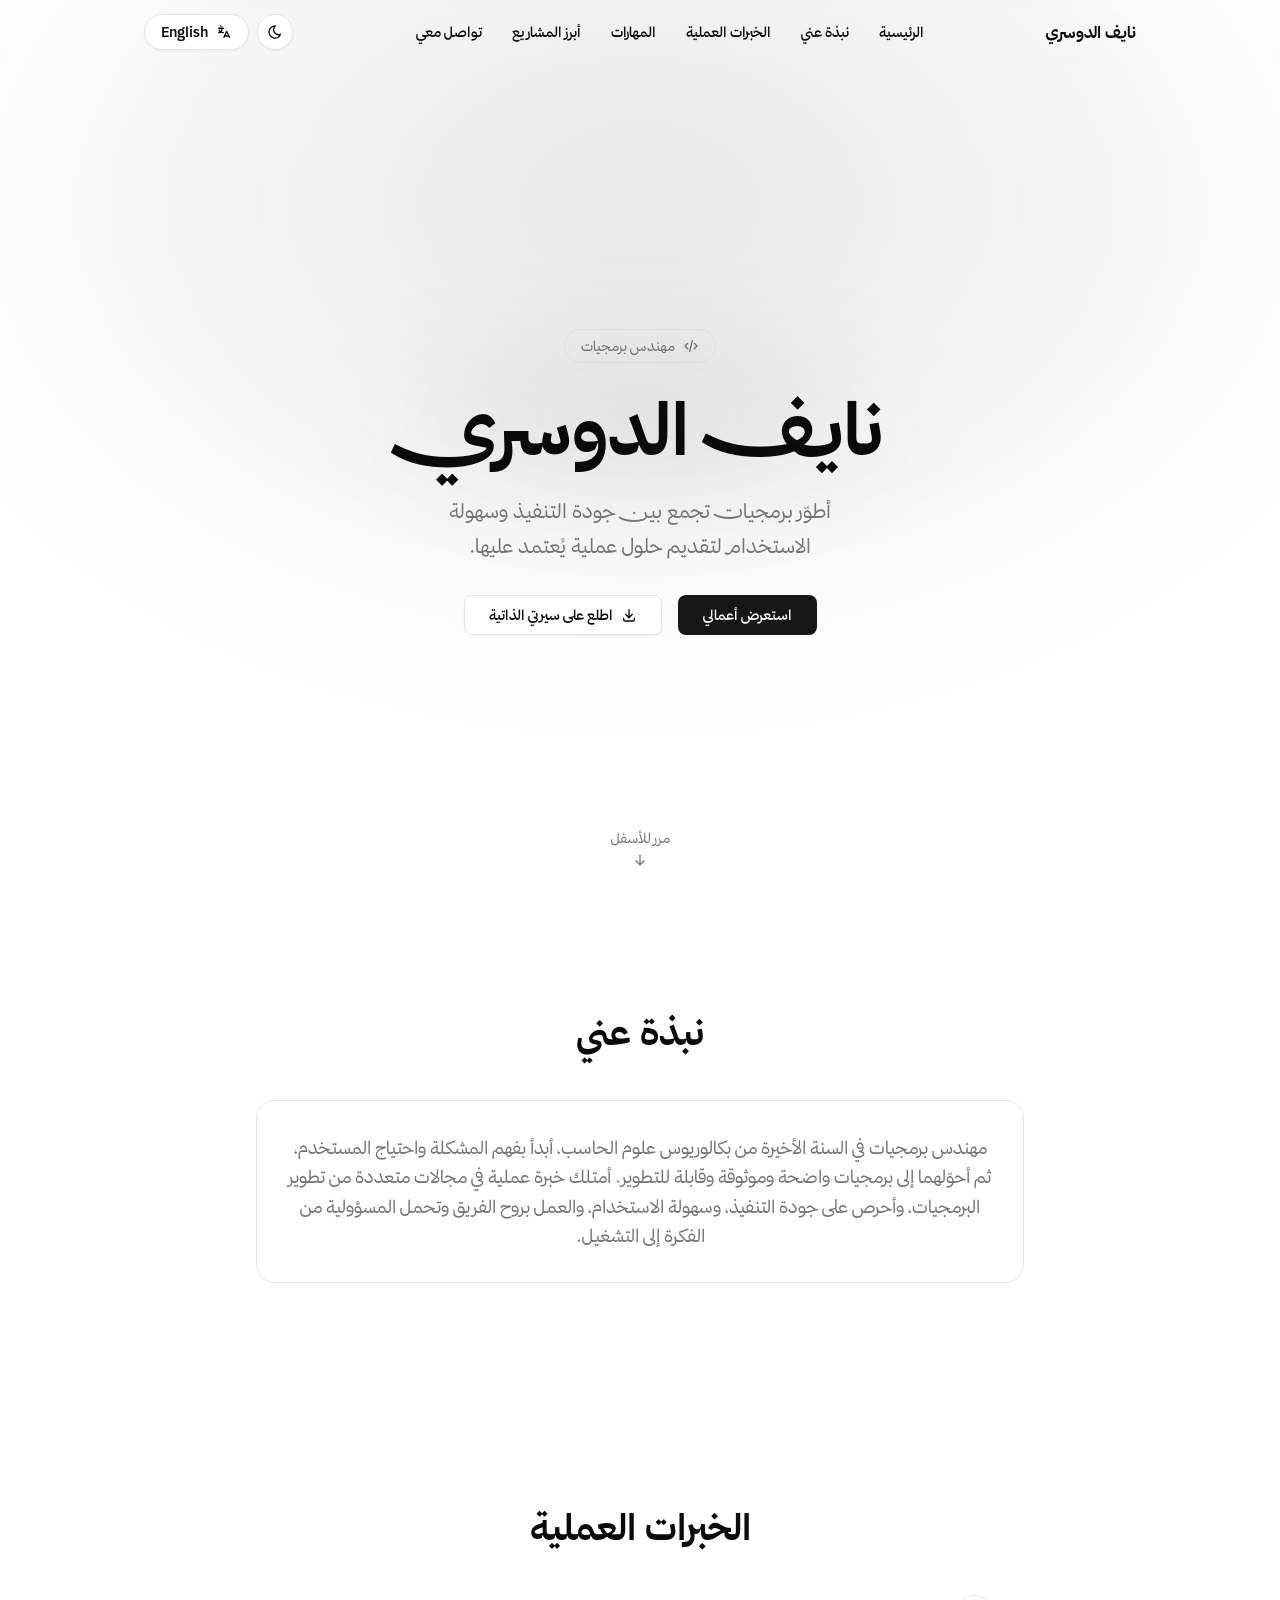
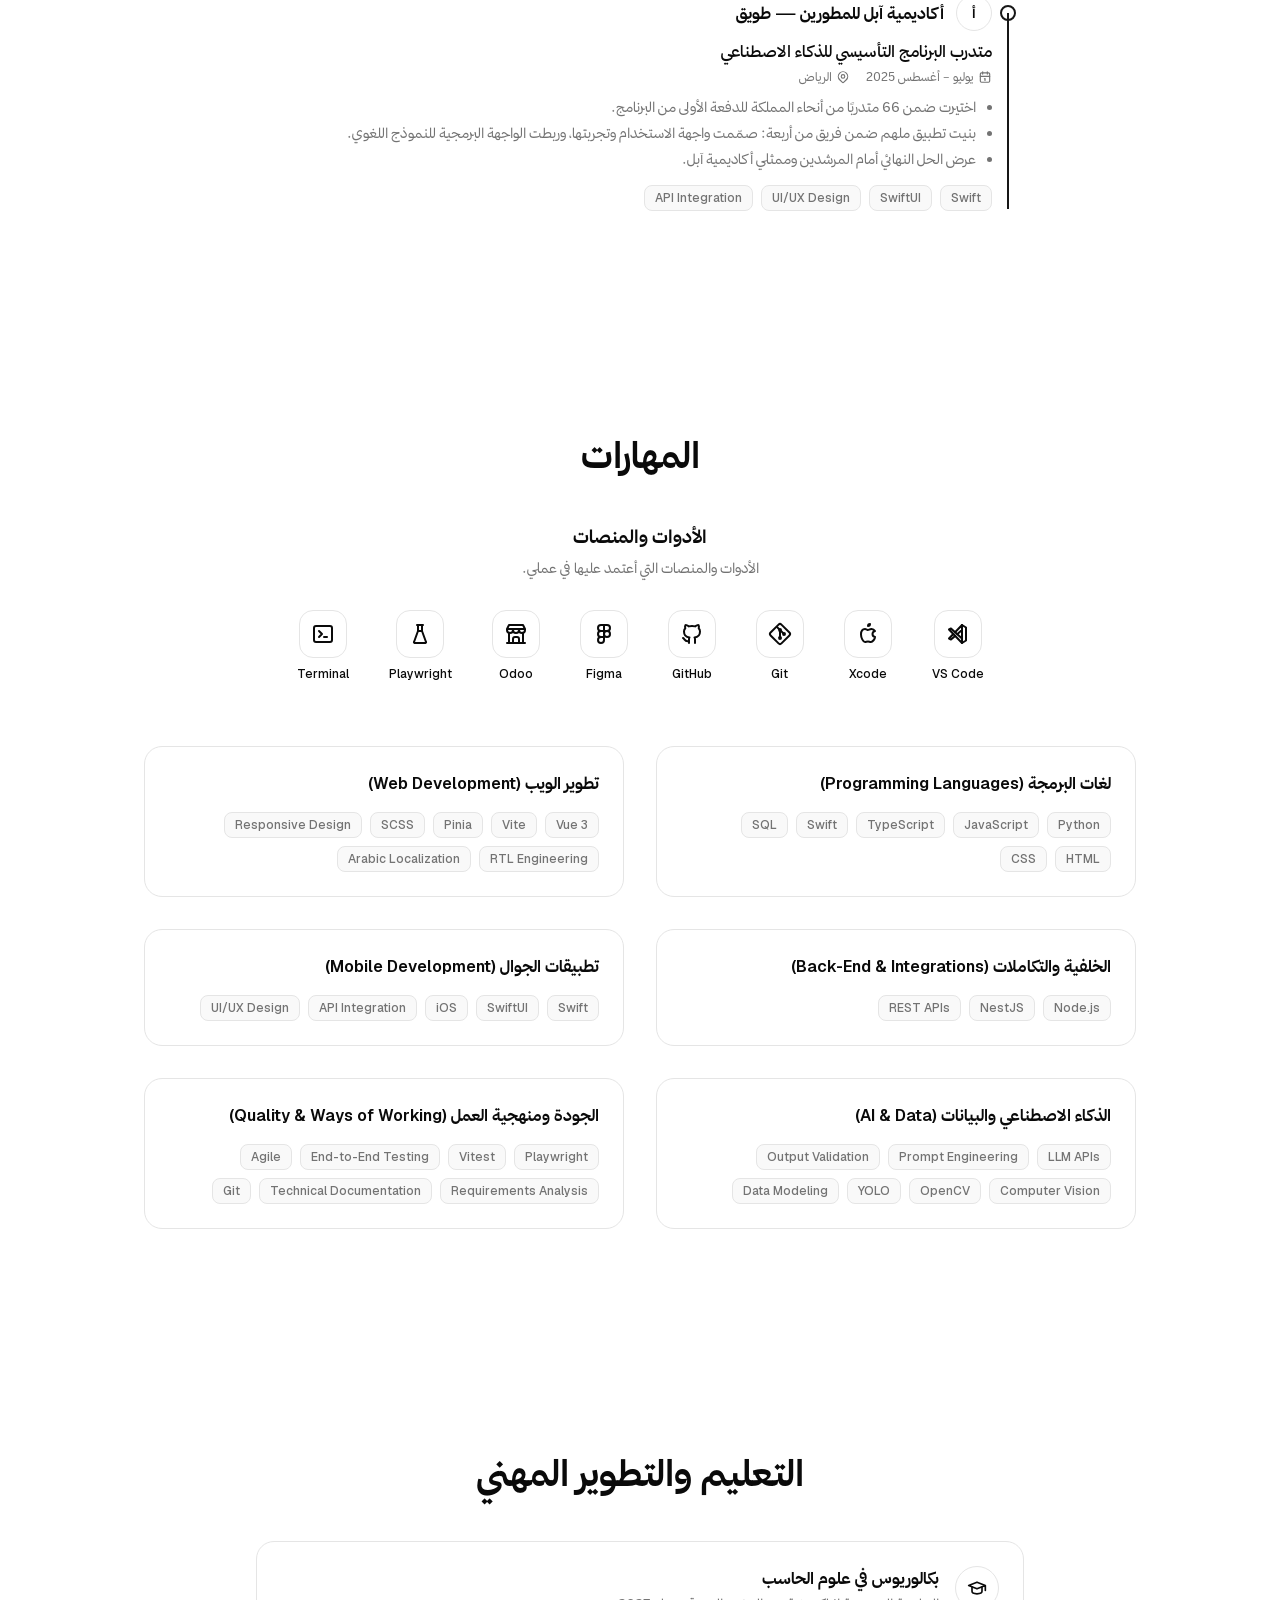
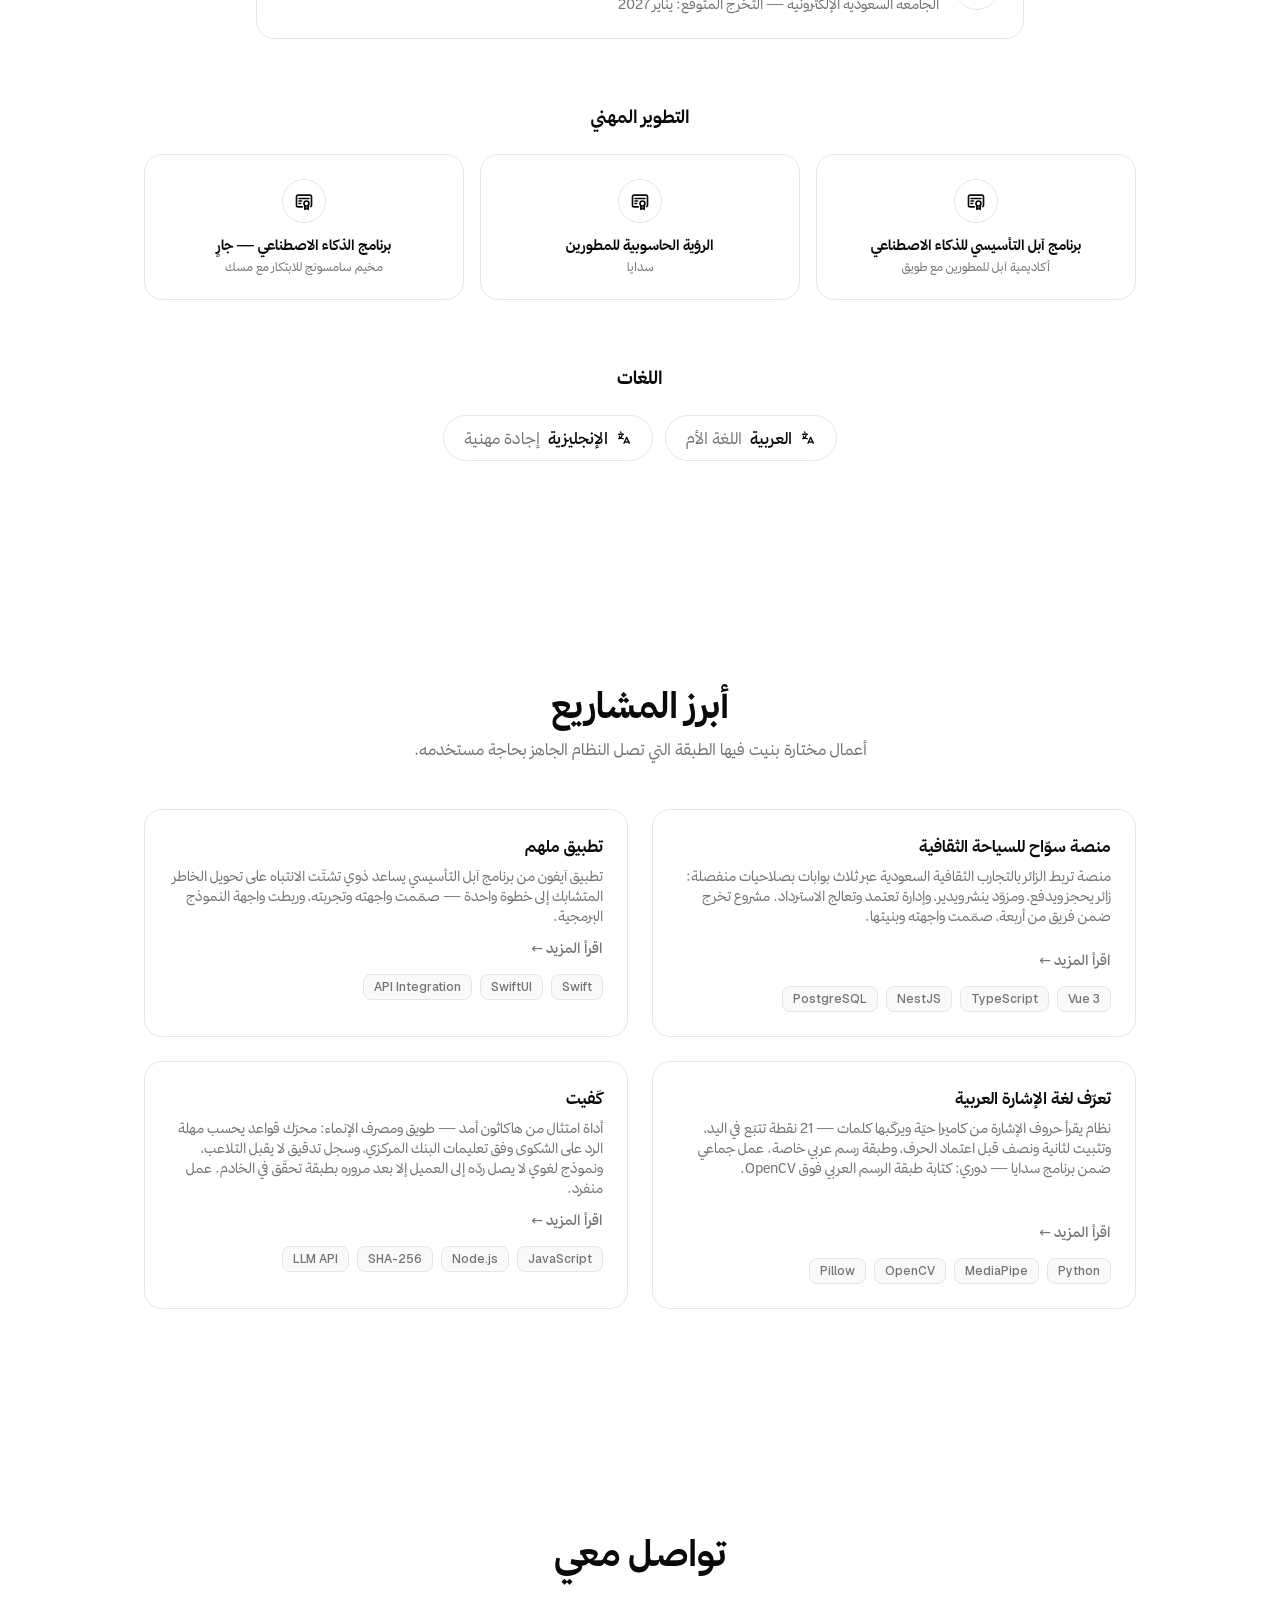
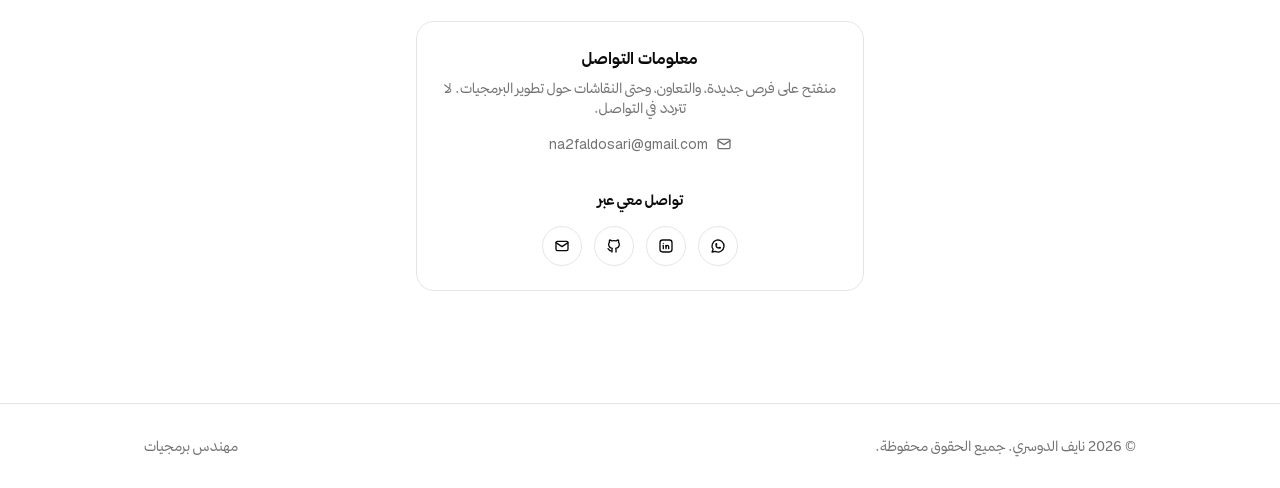
<file: index.html>
<!doctype html>
<html lang="ar" dir="rtl">
<head>
<meta charset="utf-8">
<meta name="viewport" content="width=device-width, initial-scale=1">
<title>Naif Aldosari — Software Engineer</title>
<meta name="description" content="Software Engineer in Riyadh — practical, reliable software across web, AI, and iOS.">
<meta property="og:type" content="website">
<meta property="og:title" content="Naif Aldosari — Software Engineer">
<meta property="og:description" content="Practical, reliable software across web, AI, and iOS.">
<meta property="og:url" content="https://na2faldosari.github.io/">
<meta property="og:locale" content="ar_SA">
<meta property="og:locale:alternate" content="en_US">
<meta name="twitter:card" content="summary">
<meta name="twitter:title" content="Naif Aldosari — Software Engineer">
<meta name="twitter:description" content="Practical, reliable software across web, AI, and iOS.">
<link rel="icon" type="image/svg+xml" href="data:image/svg+xml,%3Csvg xmlns='http://www.w3.org/2000/svg' viewBox='0 0 64 64'%3E%3Crect width='64' height='64' rx='14' fill='%230a0a0a'/%3E%3Ctext x='32' y='46' text-anchor='middle' font-family='-apple-system,Segoe UI,sans-serif' font-size='40' font-weight='700' fill='%23fafafa'%3E%D9%86%3C/text%3E%3C/svg%3E">
<link rel="preload" href="fonts/thmanyah-sans-bold.woff2" as="font" type="font/woff2" crossorigin>
<link rel="preload" href="fonts/thmanyah-sans-regular.woff2" as="font" type="font/woff2" crossorigin>
<link rel="preload" href="fonts/thmanyah-sans-medium.woff2" as="font" type="font/woff2" crossorigin>
<link rel="preload" href="fonts/geist-variable.woff2" as="font" type="font/woff2" crossorigin>
<script>
/* pre-paint: theme + locale from localStorage — dark & ar are the defaults */
(function(){
  try{
    var t = localStorage.getItem("naif-portfolio-theme");
    if(t !== "light" && t !== "dark"){
      t = window.matchMedia && matchMedia("(prefers-color-scheme: light)").matches ? "light" : "dark";
    }
    if(t === "light") document.documentElement.classList.add("light");
    var l = localStorage.getItem("naif-portfolio-locale");
    if(l !== "ar" && l !== "en") l = "ar";
    if(l === "en"){ document.documentElement.lang = "en"; document.documentElement.dir = "ltr"; }
  }catch(e){}
  /* قبل الرسم: يمنع وميض ظهور المحتوى ثم اختفائه. بلا جافاسكربت لا يُضاف الصنف فيبقى كل شيء مرئياً */
  if(!/[?&]static=1/.test(location.search)) document.documentElement.classList.add("js");
  /* شبكة أمان: بما أن الإخفاء يبدأ من هنا، فإن تعطّل سكربت الصفحة قبل تشغيل المراقب يبقى
     المحتوى مخفياً للأبد. هذا يضمن ظهوره في تلك الحالة وحدها ولا يمسّ المسار الطبيعي. */
  addEventListener("load", function(){
    if(window.__revealArmed) return;
    var els = document.querySelectorAll(".reveal");
    for(var i = 0; i < els.length; i++) els[i].classList.add("revealed");
  });
})();
</script>
<link rel="stylesheet" href="assets/tokens.css?v=bb7102e9">
<style>
/* الأساس المشترك في assets/tokens.css */

/* ---------- buttons ---------- */
.btn{
  display:inline-flex;align-items:center;justify-content:center;gap:8px;
  border-radius:8px;font-size:14px;font-weight:500;white-space:nowrap;
  transition:all .15s cubic-bezier(.4,0,.2,1);
  border:1px solid transparent;text-decoration:none;
}
.btn:active{transform:translateY(1px)}
/* لا تُلغَ حلقة التركيز هنا: القاعدة العامة :focus-visible أعلاه تحقق تباين 3:1 المطلوب */
.btn-primary{background:var(--primary);color:var(--primary-foreground);height:40px;padding-inline:24px}
.btn-primary:hover{background:color-mix(in srgb,var(--primary) 80%,transparent)}
.btn-outline{
  border-color:var(--input);
  background:color-mix(in srgb,var(--input) 30%,transparent);
  box-shadow:0 1px 2px rgba(0,0,0,.05);
  height:40px;padding-inline:24px;
}
.btn-outline:hover{background:color-mix(in srgb,var(--input) 50%,transparent)}
.light .btn-outline{border-color:var(--border);background:var(--background)}
.light .btn-outline:hover{background:var(--muted)}
.btn-ghost{height:32px;padding-inline:12px;border-radius:8px}
.btn-ghost:hover{background:color-mix(in srgb,var(--muted) 50%,transparent)}
.light .btn-ghost:hover{background:var(--muted)}
.btn-icon{width:36px;height:36px;padding:0;border-radius:9999px}
.btn-square{width:36px;height:36px;padding:0;border-radius:8px}
.btn-pill{height:36px;border-radius:9999px;padding-inline:16px}

/* ---------- header ---------- */
.site-header{
  position:sticky;top:0;z-index:50;height:64px;
  border-bottom:1px solid transparent;background:transparent;
  -webkit-backdrop-filter:blur(8px);backdrop-filter:blur(8px);
  transition:background-color .3s ease-out,border-color .3s ease-out;
}
.site-header.scrolled{border-bottom-color:var(--border);background:color-mix(in srgb,var(--background) 50%,transparent)}
@supports not ((backdrop-filter:blur(8px)) or (-webkit-backdrop-filter:blur(8px))){
  .site-header.scrolled{background:color-mix(in srgb,var(--background) 95%,transparent)}
}
.site-header nav{height:100%;display:flex;align-items:center;justify-content:space-between;gap:8px}
.logo{font-weight:600;font-size:16px}
.nav-links{display:none;align-items:center;gap:4px}
.header-actions{display:flex;align-items:center;gap:8px}
.lang-btn{display:none;align-items:center;gap:8px}
.menu-btn{display:inline-flex;align-items:center;justify-content:center}
@media (min-width:640px){.lang-btn{display:inline-flex}}
@media (min-width:1024px){
  .nav-links{display:flex}
  .menu-btn{display:none}
}
.icon-moon{display:none}
.light .icon-sun{display:none}
.light .icon-moon{display:block}
.menu-btn .icon-x{display:none}
.menu-btn[aria-expanded="true"] .icon-burger{display:none}
.menu-btn[aria-expanded="true"] .icon-x{display:block}

/* ---------- mobile menu ---------- */
.mobile-menu{position:fixed;inset:0;top:64px;z-index:40;display:none}
.mobile-menu.open{display:block}
@media (min-width:1024px){.mobile-menu{display:none !important}}
.menu-backdrop{
  position:absolute;inset:0;
  background:color-mix(in srgb,var(--background) 60%,transparent);
  -webkit-backdrop-filter:blur(8px);backdrop-filter:blur(8px);
  animation:fade-in .5s ease-out both;
}
@supports not ((backdrop-filter:blur(8px)) or (-webkit-backdrop-filter:blur(8px))){
  .menu-backdrop{background:color-mix(in srgb,var(--background) 95%,transparent)}
}
.menu-panel{position:relative;padding-block:24px;animation:menu-in .2s ease-out both}
.menu-panel .btn-ghost{display:flex;width:100%;justify-content:flex-start;height:40px}
.menu-panel .lang-btn-mobile{display:flex;width:100%;margin-top:12px;gap:8px}
.mobile-menu.closing .menu-panel{animation:menu-out .2s ease-in both}
.mobile-menu.closing .menu-backdrop{animation:fade-out .2s ease-in both}
@keyframes menu-in{from{opacity:0;transform:scale(.97)}to{opacity:1;transform:scale(1)}}
@keyframes menu-out{from{opacity:1;transform:scale(1)}to{opacity:0;transform:scale(.95)}}
@keyframes fade-in{from{opacity:0}to{opacity:1}}
@keyframes fade-out{from{opacity:1}to{opacity:0}}

/* ---------- hero ---------- */
.hero{
  position:relative;
  min-height:calc(100svh - 4rem);
  display:flex;flex-direction:column;align-items:center;justify-content:center;
  text-align:center;overflow-x:clip;
  scroll-margin-top:64px;
}
.glow{
  position:absolute;pointer-events:none;
  background:radial-gradient(ellipse at center,color-mix(in srgb,var(--foreground) 10%,transparent),transparent 70%);
  filter:blur(50px);
}
.glow-hero{inset:0;transform:translateY(-33%) scale(1.2);animation:hero-glow 8s ease-in-out infinite}
.hero-content{position:relative;z-index:1;display:flex;flex-direction:column;align-items:center;padding-inline:16px}
.name-wrap{position:relative}
.glow-name{inset:-48px -64px;z-index:-1;animation:hero-glow-soft 8s ease-in-out -2s infinite}
.hero-badge{
  display:inline-flex;align-items:center;gap:8px;
  border:1px solid var(--border);border-radius:9999px;
  padding:6px 16px;font-size:14px;color:var(--muted-foreground);
}
.hero-name{
  font-size:48px;line-height:1.15;font-weight:700;
  max-width:56rem;margin-top:24px;
}
.hero-p{
  font-size:18px;line-height:1.75;color:var(--muted-foreground);
  max-width:42rem;margin-top:24px;text-wrap:balance;
}
.hero-actions{display:flex;flex-wrap:wrap;align-items:center;justify-content:center;gap:16px;margin-top:32px}
.scroll-hint{
  position:absolute;bottom:32px;inset-inline:0;z-index:1;
  display:flex;justify-content:center;
}
.scroll-hint a{
  display:inline-flex;flex-direction:column;align-items:center;gap:4px;
  font-size:14px;color:var(--muted-foreground);transition:color .15s cubic-bezier(.4,0,.2,1);
}
.scroll-hint a:hover{color:var(--foreground)}
@media (min-width:640px){
  .hero-name{font-size:60px}
  .hero-p{font-size:20px}
}
@media (min-width:768px){.hero-name{font-size:72px}}

@keyframes hero-glow{
  0%,100%{opacity:.6;transform:translateY(-33%) scale(1.15)}
  50%{opacity:.9;transform:translateY(-28%) scale(1.28)}
}
@keyframes hero-glow-soft{
  0%,100%{opacity:.5;transform:scale(1)}
  50%{opacity:.85;transform:scale(1.15)}
}
@keyframes hero-intro{
  from{opacity:0;filter:blur(8px);transform:translateY(18px) scale(.98)}
  to{opacity:1;filter:blur(0);transform:translateY(0) scale(1)}
}
.hero-anim{animation:hero-intro .7s cubic-bezier(.16,1,.3,1) both}
.hi-1{animation-delay:80ms}
.hi-2{animation-delay:180ms}
.hi-3{animation-delay:300ms}
.hi-4{animation-delay:420ms}
.hi-5{animation-delay:560ms}
@keyframes bounce{
  0%,100%{transform:translateY(-25%);animation-timing-function:cubic-bezier(.8,0,1,1)}
  50%{transform:none;animation-timing-function:cubic-bezier(0,0,.2,1)}
}
.bounce{animation:bounce 1s infinite}

/* ---------- reveal on scroll ---------- */
/* الحالة المخفية تُطبق فقط عندما تعمل جافاسكربت (html.js): بلا JS يبقى كل المحتوى مقروءاً */
html.js .reveal{
  opacity:0;transform:translateY(12px);
  transition:all .5s cubic-bezier(0,0,.2,1);
  transition-delay:var(--d,0ms);
}
/* لا بد أن يطابق المحدد أعلاه في التخصيص، وإلا بقيت الصفحة كلها بشفافية صفر */
html.js .reveal.revealed{opacity:1;transform:translateY(0)}

/* ---------- cards & badges ---------- */
.card{border:1px solid var(--border);background:var(--card);border-radius:18px}
.badge{
  display:inline-flex;align-items:center;border-radius:8px;
  border:1px solid var(--border);
  background:color-mix(in srgb,var(--muted) 60%,transparent);
  padding:4px 10px;font-size:12px;font-weight:500;color:var(--muted-foreground);
}
.badges{display:flex;flex-wrap:wrap;gap:8px}
.card-title{font-size:16px;font-weight:600}

/* ---------- about ---------- */
.about-card{max-width:48rem;margin-inline:auto;padding:32px;text-align:center}
.about-card p{font-size:18px;line-height:1.625;color:var(--muted-foreground)}

/* ---------- experience timeline ---------- */
.timeline{max-width:48rem;margin-inline:auto}
.tl-item{position:relative;margin-inline-start:32px;margin-bottom:24px}
.tl-item:last-child{margin-bottom:0}
.tl-dot{
  position:absolute;inset-inline-start:-24px;top:10px;
  width:16px;height:16px;border-radius:9999px;background:var(--background);
  border:2px solid color-mix(in srgb,var(--primary) 20%,transparent);
}
.tl-item[data-completed] .tl-dot{border-color:var(--primary)}
.tl-line{
  position:absolute;inset-inline-start:-17px;top:18px;
  width:2px;height:calc(100% - 1.25rem);
  background:color-mix(in srgb,var(--primary) 10%,transparent);
}
.tl-line.solid{background:var(--primary)}
.tl-head{display:flex;align-items:center;gap:12px}
.tl-avatar{
  width:36px;height:36px;border-radius:9999px;flex:none;
  border:1px solid var(--border);background:var(--card);
  display:flex;align-items:center;justify-content:center;font-weight:600;font-size:14px;
}
.tl-company{font-weight:600}
.tl-role{font-size:16px;font-weight:500;margin-top:8px}
.tl-meta{
  display:flex;flex-wrap:wrap;align-items:center;column-gap:16px;row-gap:4px;
  margin-top:6px;font-size:12px;color:var(--muted-foreground);
}
.tl-meta span{display:inline-flex;align-items:center;gap:4px}
.tl-body{margin-top:12px;font-size:14px;color:var(--muted-foreground)}
.tl-body ul{list-style:disc;padding-inline-start:16px;display:flex;flex-direction:column;gap:6px}
.tl-project{border:1px solid var(--border);background:var(--card);border-radius:14px;padding:16px;margin-top:16px}
.tl-project h4{font-size:16px;font-weight:600;color:var(--card-foreground);margin-bottom:8px}
.tl-item .badges{margin-top:16px}

/* ---------- skills ---------- */
.tools-head{text-align:center}
.tools-desc{margin-top:8px;font-size:14px;color:var(--muted-foreground)}
.tools-row{
  display:flex;flex-wrap:wrap;justify-content:center;
  column-gap:40px;row-gap:24px;margin-top:32px;
}
.tool{display:flex;flex-direction:column;align-items:center;gap:8px}
.tool-tile{
  width:48px;height:48px;border-radius:14px;
  border:1px solid var(--border);background:var(--card);
  display:flex;align-items:center;justify-content:center;color:var(--foreground);
}
.tool span{font-size:12px;font-weight:500}
.skills-grid{display:grid;gap:32px;margin-top:64px}
.skill-card{padding:24px}
.skill-card .badges{margin-top:16px}
@media (min-width:640px){.skills-grid{grid-template-columns:1fr 1fr}}

/* ---------- education ---------- */
.edu-card{
  max-width:48rem;margin-inline:auto;padding:24px;
  display:flex;align-items:flex-start;gap:16px;
}
.edu-icon{
  width:44px;height:44px;border-radius:9999px;flex:none;
  border:1px solid var(--border);background:var(--background);
  display:flex;align-items:center;justify-content:center;
}
.edu-degree{font-weight:600}
.edu-uni{font-size:14px;color:var(--muted-foreground);margin-top:4px}
.edu-subhead{text-align:center;margin-top:64px}
.certs-grid{display:grid;gap:16px;margin-top:24px}
.cert-card{padding:24px;display:flex;flex-direction:column;align-items:center;text-align:center}
.cert-card .edu-icon{margin-bottom:12px}
.cert-title{font-size:14px;font-weight:600}
.cert-provider{font-size:12px;color:var(--muted-foreground);margin-top:4px}
@media (min-width:640px){.certs-grid{grid-template-columns:repeat(3,1fr)}}
.langs-row{display:flex;flex-wrap:wrap;justify-content:center;gap:12px;margin-top:24px}
.lang-pill{
  display:inline-flex;align-items:center;gap:8px;
  border:1px solid var(--border);background:var(--card);border-radius:9999px;
  padding:10px 20px;
}
.lang-pill .name{font-weight:500}
.lang-pill .level{color:var(--muted-foreground)}

/* ---------- projects ---------- */
.projects-grid{display:grid;gap:24px}
.project-card{padding:24px;display:flex;flex-direction:column}
.project-card p{font-size:14px;color:var(--muted-foreground);margin-top:8px;flex:1}
.project-card .badges{margin-top:16px}
.project-links{display:flex;flex-wrap:wrap;gap:16px;margin-top:12px}
.project-links a{
  font-size:14px;font-weight:500;color:var(--muted-foreground);
  transition:color .15s cubic-bezier(.4,0,.2,1);
}
.project-links a:hover{color:var(--foreground)}
@media (min-width:640px){
  .projects-grid{grid-template-columns:1fr 1fr}
}

/* ---------- contact ---------- */
.contact-card{max-width:28rem;margin-inline:auto;padding:24px;text-align:center}
.contact-card > p{font-size:14px;color:var(--muted-foreground);margin-top:8px}
.contact-mail{
  display:inline-flex;align-items:center;gap:8px;margin-top:16px;
  font-size:14px;color:var(--muted-foreground);
  transition:color .15s cubic-bezier(.4,0,.2,1);
}
.contact-mail:hover{color:var(--foreground)}
.contact-via{margin-top:32px}
.contact-via h4{font-size:14px;font-weight:600}
.socials{display:flex;justify-content:center;gap:12px;margin-top:16px}
.socials a{
  width:40px;height:40px;border-radius:9999px;
  border:1px solid var(--border);background:var(--background);
  display:flex;align-items:center;justify-content:center;
  transition:background-color .15s cubic-bezier(.4,0,.2,1);
}
.socials a:hover{background:var(--muted)}

/* ---------- footer ---------- */
.site-footer{border-top:1px solid var(--border);padding-block:32px}
.site-footer .row{
  display:flex;flex-wrap:wrap;align-items:center;justify-content:space-between;
  gap:8px;font-size:14px;color:var(--muted-foreground);
}

/* ---------- reduced motion ---------- */
@media (prefers-reduced-motion: reduce){
  html{scroll-behavior:auto}
  .hero-anim{animation:none}
  .glow-hero,.glow-name{animation:none}
  .bounce{animation:none}
  .menu-panel,.menu-backdrop{animation:none}
  /* المرجع: الكشف يبقى لكن بلا إزاحة وبمدة 300ms — التخصيص هنا يطابق html.js .reveal */
  html.js .reveal{transform:none;transition:opacity .3s cubic-bezier(0,0,.2,1)}
}
/* سلّم تيلويند كما في المرجع: text-sm = 14/20، text-xs = 12/16 — بدل وراثة 1.5 من الجسم */
.btn,.hero-badge,.scroll-hint a,.tl-avatar,.tl-body,.tools-desc,.edu-uni,.cert-title,
.project-card p,.project-links a,.contact-card>p,.contact-mail,.contact-via h4,
.site-footer .row{line-height:20px}
.badge,.tl-meta,.tool span,.cert-provider{line-height:16px}
</style>
</head>
<body>

<!-- tabler outline icons, stroke 2 -->
<svg xmlns="http://www.w3.org/2000/svg" style="display:none" aria-hidden="true">
  <symbol id="i-code" viewBox="0 0 24 24"><path d="M7 8l-4 4l4 4"></path><path d="M17 8l4 4l-4 4"></path><path d="M14 4l-4 16"></path></symbol>
  <symbol id="i-download" viewBox="0 0 24 24"><path d="M4 17v2a2 2 0 0 0 2 2h12a2 2 0 0 0 2 -2v-2"></path><path d="M7 11l5 5l5 -5"></path><path d="M12 4l0 12"></path></symbol>
  <symbol id="i-arrow-down" viewBox="0 0 24 24"><path d="M12 5l0 14"></path><path d="M18 13l-6 6"></path><path d="M6 13l6 6"></path></symbol>
  <symbol id="i-sun" viewBox="0 0 24 24"><path d="M8 12a4 4 0 1 0 8 0a4 4 0 1 0 -8 0"></path><path d="M3 12h1m8 -9v1m8 8h1m-9 8v1m-6.4 -15.4l.7 .7m12.1 -.7l-.7 .7m0 11.4l.7 .7m-12.1 -.7l-.7 .7"></path></symbol>
  <symbol id="i-moon" viewBox="0 0 24 24"><path d="M12 3c.132 0 .263 0 .393 0a7.5 7.5 0 0 0 7.92 12.446a9 9 0 1 1 -8.313 -12.454z"></path></symbol>
  <symbol id="i-menu" viewBox="0 0 24 24"><path d="M4 6l16 0"></path><path d="M4 12l16 0"></path><path d="M4 18l16 0"></path></symbol>
  <symbol id="i-x" viewBox="0 0 24 24"><path d="M18 6l-12 12"></path><path d="M6 6l12 12"></path></symbol>
  <symbol id="i-language" viewBox="0 0 24 24"><path d="M9 6.371c0 4.418 -2.239 6.629 -5 6.629"></path><path d="M4 6.371h7"></path><path d="M5 9c0 2.144 2.252 3.908 6 4"></path><path d="M12 20l4 -9l4 9"></path><path d="M19.1 18h-6.2"></path><path d="M6.694 3l.793 .582"></path></symbol>
  <symbol id="i-calendar" viewBox="0 0 24 24"><path d="M4 7a2 2 0 0 1 2 -2h12a2 2 0 0 1 2 2v12a2 2 0 0 1 -2 2h-12a2 2 0 0 1 -2 -2v-12"></path><path d="M16 3v4"></path><path d="M8 3v4"></path><path d="M4 11h16"></path><path d="M11 15h1"></path><path d="M12 15v3"></path></symbol>
  <symbol id="i-map-pin" viewBox="0 0 24 24"><path d="M9 11a3 3 0 1 0 6 0a3 3 0 0 0 -6 0"></path><path d="M17.657 16.657l-4.243 4.243a2 2 0 0 1 -2.827 0l-4.244 -4.243a8 8 0 1 1 11.314 0"></path></symbol>
  <symbol id="i-school" viewBox="0 0 24 24"><path d="M22 9l-10 -4l-10 4l10 4l10 -4v6"></path><path d="M6 10.6v5.4a6 3 0 0 0 12 0v-5.4"></path></symbol>
  <symbol id="i-certificate" viewBox="0 0 24 24"><path d="M12 15a3 3 0 1 0 6 0a3 3 0 1 0 -6 0"></path><path d="M13 17.5v4.5l2 -1.5l2 1.5v-4.5"></path><path d="M10 19h-5a2 2 0 0 1 -2 -2v-10c0 -1.1 .9 -2 2 -2h14a2 2 0 0 1 2 2v10a2 2 0 0 1 -1 1.73"></path><path d="M6 9l12 0"></path><path d="M6 12l3 0"></path><path d="M6 15l2 0"></path></symbol>
  <symbol id="i-mail" viewBox="0 0 24 24"><path d="M3 7a2 2 0 0 1 2 -2h14a2 2 0 0 1 2 2v10a2 2 0 0 1 -2 2h-14a2 2 0 0 1 -2 -2v-10"></path><path d="M3 7l9 6l9 -6"></path></symbol>
  <symbol id="i-whatsapp" viewBox="0 0 24 24"><path d="M3 21l1.65 -3.8a9 9 0 1 1 3.4 2.9l-5.05 .9"></path><path d="M9 10a.5 .5 0 0 0 1 0v-1a.5 .5 0 0 0 -1 0v1a5 5 0 0 0 5 5h1a.5 .5 0 0 0 0 -1h-1a.5 .5 0 0 0 0 1"></path></symbol>
  <symbol id="i-linkedin" viewBox="0 0 24 24"><path d="M8 11v5"></path><path d="M8 8v.01"></path><path d="M12 16v-5"></path><path d="M16 16v-3a2 2 0 1 0 -4 0"></path><path d="M3 7a4 4 0 0 1 4 -4h10a4 4 0 0 1 4 4v10a4 4 0 0 1 -4 4h-10a4 4 0 0 1 -4 -4l0 -10"></path></symbol>
  <symbol id="i-github" viewBox="0 0 24 24"><path d="M9 19c-4.3 1.4 -4.3 -2.5 -6 -3m12 5v-3.5c0 -1 .1 -1.4 -.5 -2c2.8 -.3 5.5 -1.4 5.5 -6a4.6 4.6 0 0 0 -1.3 -3.2a4.2 4.2 0 0 0 -.1 -3.2s-1.1 -.3 -3.5 1.3a12.3 12.3 0 0 0 -6.2 0c-2.4 -1.6 -3.5 -1.3 -3.5 -1.3a4.2 4.2 0 0 0 -.1 3.2a4.6 4.6 0 0 0 -1.3 3.2c0 4.6 2.7 5.7 5.5 6c-.6 .6 -.6 1.2 -.5 2v3.5"></path></symbol>
  <symbol id="i-git" viewBox="0 0 24 24"><path d="M16 12m-1 0a1 1 0 1 0 2 0a1 1 0 1 0 -2 0"></path><path d="M12 8m-1 0a1 1 0 1 0 2 0a1 1 0 1 0 -2 0"></path><path d="M12 16m-1 0a1 1 0 1 0 2 0a1 1 0 1 0 -2 0"></path><path d="M12 15v-6"></path><path d="M15 11l-2 -2"></path><path d="M11 7l-1.9 -1.9"></path><path d="M13.446 2.6l7.955 7.954a2.045 2.045 0 0 1 0 2.892l-7.955 7.955a2.045 2.045 0 0 1 -2.892 0l-7.955 -7.955a2.045 2.045 0 0 1 0 -2.892l7.955 -7.955a2.045 2.045 0 0 1 2.892 0z"></path></symbol>
  <symbol id="i-vscode" viewBox="0 0 24 24"><path d="M16 3v18l4 -2.5v-13l-4 -2.5"></path><path d="M9.165 13.903l-4.165 3.597l-2 -1l4.333 -4.5m1.735 -1.802l6.932 -7.198v5l-4.795 4.141"></path><path d="M16 16.5l-11 -10l-2 1l13 13.5"></path></symbol>
  <symbol id="i-apple" viewBox="0 0 24 24"><path d="M9 7c-3 0 -4 3 -4 5.5c0 3 2 7.5 4 7.5c1.088 -.046 1.679 -.5 3 -.5c1.312 0 1.5 .5 3 .5s4 -3 4 -5c-.028 -.01 -2.472 -.403 -2.5 -3c-.019 -2.17 2.416 -2.954 2.5 -3c-1.023 -1.492 -2.951 -1.963 -3.5 -2c-1.433 -.111 -2.83 1 -3.5 1c-.68 0 -1.9 -1 -3 -1z"></path><path d="M12 4a2 2 0 0 0 2 -2a2 2 0 0 0 -2 2"></path></symbol>
  <symbol id="i-figma" viewBox="0 0 24 24"><path d="M12 12a3 3 0 1 0 6 0a3 3 0 1 0 -6 0"></path><path d="M6 6a3 3 0 0 1 3 -3h6a3 3 0 0 1 3 3a3 3 0 0 1 -3 3h-6a3 3 0 0 1 -3 -3"></path><path d="M9 9a3 3 0 0 0 0 6h3m-3 0a3 3 0 1 0 3 3v-15"></path></symbol>
  <symbol id="i-store" viewBox="0 0 24 24"><path d="M3 21l18 0"></path><path d="M3 7v1a3 3 0 0 0 6 0v-1m0 1a3 3 0 0 0 6 0v-1m0 1a3 3 0 0 0 6 0v-1h-18l2 -4h14l2 4"></path><path d="M5 21l0 -10.15"></path><path d="M19 21l0 -10.15"></path><path d="M9 21v-4a2 2 0 0 1 2 -2h2a2 2 0 0 1 2 2v4"></path></symbol>
  <symbol id="i-flask" viewBox="0 0 24 24"><path d="M9 3l6 0"></path><path d="M10 9l4 0"></path><path d="M10 3v6l-4 11a.7 .7 0 0 0 .5 1h11a.7 .7 0 0 0 .5 -1l-4 -11v-6"></path></symbol>
  <symbol id="i-terminal" viewBox="0 0 24 24"><path d="M8 9l3 3l-3 3"></path><path d="M13 15l3 0"></path><path d="M3 4m0 2a2 2 0 0 1 2 -2h14a2 2 0 0 1 2 2v12a2 2 0 0 1 -2 2h-14a2 2 0 0 1 -2 -2z"></path></symbol>
</svg>

<header class="site-header" id="site-header">
  <nav class="container" aria-label="التنقل الرئيسي" data-i18n-aria="aria.nav">
    <a class="logo" href="#home" data-i18n="logo">نايـف الدوسري</a>
    <div class="nav-links">
      <a class="btn btn-ghost" href="#home" data-i18n="nav.home">الرئيسية</a>
      <a class="btn btn-ghost" href="#about" data-i18n="nav.about">نبذة عني</a>
      <a class="btn btn-ghost" href="#experience" data-i18n="nav.experience">الخبرات العملية</a>
      <a class="btn btn-ghost" href="#skills" data-i18n="nav.skills">المهارات</a>
      <a class="btn btn-ghost" href="#projects" data-i18n="nav.projects">أبرز المشاريع</a>
      <a class="btn btn-ghost" href="#contact" data-i18n="nav.contact">تواصل معي</a>
    </div>
    <div class="header-actions">
      <button class="btn btn-outline btn-icon" id="theme-btn" type="button" aria-label="الوضع الفاتح">
        <svg class="icon icon-sun" aria-hidden="true" focusable="false" width="16" height="16" fill="none" stroke="currentColor" stroke-width="2" stroke-linecap="round" stroke-linejoin="round"><use href="#i-sun"></use></svg>
        <svg class="icon icon-moon" aria-hidden="true" focusable="false" width="16" height="16" fill="none" stroke="currentColor" stroke-width="2" stroke-linecap="round" stroke-linejoin="round"><use href="#i-moon"></use></svg>
      </button>
      <button class="btn btn-outline btn-pill lang-btn" id="lang-btn" type="button">
        <svg class="icon" aria-hidden="true" focusable="false" width="16" height="16" fill="none" stroke="currentColor" stroke-width="2" stroke-linecap="round" stroke-linejoin="round"><use href="#i-language"></use></svg>
        <span data-i18n="langToggle">English</span>
      </button>
      <button class="btn btn-ghost btn-square menu-btn" id="menu-btn" type="button" aria-label="فتح القائمة" data-i18n-aria="aria.menu" aria-controls="mobile-menu" aria-expanded="false">
        <svg class="icon icon-burger" aria-hidden="true" focusable="false" width="20" height="20" fill="none" stroke="currentColor" stroke-width="2" stroke-linecap="round" stroke-linejoin="round"><use href="#i-menu"></use></svg>
        <svg class="icon icon-x" aria-hidden="true" focusable="false" width="20" height="20" fill="none" stroke="currentColor" stroke-width="2" stroke-linecap="round" stroke-linejoin="round"><use href="#i-x"></use></svg>
      </button>
    </div>
  </nav>
</header>

<div class="mobile-menu" id="mobile-menu">
  <div class="menu-backdrop" data-menu-close></div>
  <div class="menu-panel container">
    <a class="btn btn-ghost" href="#home" data-i18n="nav.home" data-menu-close>الرئيسية</a>
    <a class="btn btn-ghost" href="#about" data-i18n="nav.about" data-menu-close>نبذة عني</a>
    <a class="btn btn-ghost" href="#experience" data-i18n="nav.experience" data-menu-close>الخبرات العملية</a>
    <a class="btn btn-ghost" href="#skills" data-i18n="nav.skills" data-menu-close>المهارات</a>
    <a class="btn btn-ghost" href="#projects" data-i18n="nav.projects" data-menu-close>أبرز المشاريع</a>
    <a class="btn btn-ghost" href="#contact" data-i18n="nav.contact" data-menu-close>تواصل معي</a>
    <button class="btn btn-outline btn-pill lang-btn-mobile" id="lang-btn-mobile" type="button">
      <svg class="icon" aria-hidden="true" focusable="false" width="16" height="16" fill="none" stroke="currentColor" stroke-width="2" stroke-linecap="round" stroke-linejoin="round"><use href="#i-language"></use></svg>
      <span data-i18n="langToggle">English</span>
    </button>
  </div>
</div>

<main>

  <!-- ============ home ============ -->
  <section class="hero" id="home">
    <div class="glow glow-hero" aria-hidden="true"></div>
    <div class="hero-content">
      <span class="hero-badge hero-anim hi-1">
        <svg class="icon" aria-hidden="true" focusable="false" width="16" height="16" fill="none" stroke="currentColor" stroke-width="2" stroke-linecap="round" stroke-linejoin="round"><use href="#i-code"></use></svg>
        <span data-i18n="hero.badge">مهندس برمجيات</span>
      </span>
      <div class="name-wrap hero-anim hi-2">
        <div class="glow glow-name" aria-hidden="true"></div>
        <h1 class="hero-name thmanyah-swash" data-i18n="hero.name">نايـف الدوسري</h1>
      </div>
      <p class="hero-p thmanyah-swash hero-anim hi-3" data-i18n="hero.p">أطوّر برمجيات تجمع بين جودة التنفيذ وسهولة الاستخدام لتقديم حلول عملية يُعتمد عليها.</p>
      <div class="hero-actions hero-anim hi-4">
        <a class="btn btn-primary" href="#projects" data-i18n="hero.cta1">استعرض أعمالي</a>
        <a class="btn btn-outline" href="Naif_Aldosari_CV.pdf" target="_blank" rel="noopener">
          <svg class="icon" aria-hidden="true" focusable="false" width="16" height="16" fill="none" stroke="currentColor" stroke-width="2" stroke-linecap="round" stroke-linejoin="round"><use href="#i-download"></use></svg>
          <span data-i18n="hero.cta2">اطلع على سيرتي الذاتية</span>
        </a>
      </div>
    </div>
    <div class="scroll-hint hero-anim hi-5">
      <a href="#about">
        <span data-i18n="hero.scroll">مرر للأسفل</span>
        <svg class="icon bounce" aria-hidden="true" focusable="false" width="16" height="16" fill="none" stroke="currentColor" stroke-width="2" stroke-linecap="round" stroke-linejoin="round"><use href="#i-arrow-down"></use></svg>
      </a>
    </div>
  </section>

  <!-- ============ about ============ -->
  <section class="section" id="about">
    <div class="container">
      <div class="section-head reveal">
        <h2 class="h2" data-i18n="about.title">نبذة عني</h2>
      </div>
      <div class="card about-card reveal" style="--d:100ms">
        <p data-i18n="about.p">مهندس برمجيات في السنة الأخيرة من بكالوريوس علوم الحاسب، أبدأ بفهم المشكلة واحتياج المستخدم، ثم أحوّلهما إلى برمجيات واضحة وموثوقة وقابلة للتطوير. أمتلك خبرة عملية في مجالات متعددة من تطوير البرمجيات، وأحرص على جودة التنفيذ، وسهولة الاستخدام، والعمل بروح الفريق وتحمل المسؤولية من الفكرة إلى التشغيل.</p>
      </div>
    </div>
  </section>

  <!-- ============ experience ============ -->
  <section class="section" id="experience">
    <div class="container">
      <div class="section-head reveal">
        <h2 class="h2" data-i18n="exp.title">الخبرات العملية</h2>
      </div>
      <div class="timeline">

        <div class="tl-item reveal" data-completed>
          <span class="tl-dot" aria-hidden="true"></span>
          <span class="tl-line solid" aria-hidden="true"></span>
          <div class="tl-head">
            <span class="tl-avatar" aria-hidden="true" data-i18n="exp2.avatar">أ</span>
            <span class="tl-company" data-i18n="exp2.company">أكاديمية آبل للمطورين — طويق</span>
          </div>
          <h3 class="tl-role" data-i18n="exp2.role">متدرب البرنامج التأسيسي للذكاء الاصطناعي</h3>
          <div class="tl-meta">
            <span>
              <svg class="icon" aria-hidden="true" focusable="false" width="14" height="14" fill="none" stroke="currentColor" stroke-width="2" stroke-linecap="round" stroke-linejoin="round"><use href="#i-calendar"></use></svg>
              <span data-i18n="exp2.date">يوليو – أغسطس 2025</span>
            </span>
            <span>
              <svg class="icon" aria-hidden="true" focusable="false" width="14" height="14" fill="none" stroke="currentColor" stroke-width="2" stroke-linecap="round" stroke-linejoin="round"><use href="#i-map-pin"></use></svg>
              <span data-i18n="exp2.loc">الرياض</span>
            </span>
          </div>
          <div class="tl-body">
            <ul>
              <li data-i18n="exp2.b1">اختيرت ضمن 66 متدربًا من أنحاء المملكة للدفعة الأولى من البرنامج.</li>
              <li data-i18n="exp2.b2">بنيت تطبيق ملهم ضمن فريق من أربعة: صمّمت واجهة الاستخدام وتجربتها، وربطت الواجهة البرمجية للنموذج اللغوي.</li>
              <li data-i18n="exp2.b3">عرض الحل النهائي أمام المرشدين وممثلي أكاديمية آبل.</li>
            </ul>
          </div>
          <div class="badges">
            <span class="badge" dir="ltr">Swift</span>
            <span class="badge" dir="ltr">SwiftUI</span>
            <span class="badge" dir="ltr">UI/UX Design</span>
            <span class="badge" dir="ltr">API Integration</span>
          </div>
        </div>

        <!-- HASEED-HIDDEN-START<div class="tl-item reveal" data-completed style="—d:80ms">
          <span class="tl-dot" aria-hidden="true"></span>
          <div class="tl-head">
            <span class="tl-avatar" aria-hidden="true" data-i18n="exp1.avatar">ح</span>
            <span class="tl-company" data-i18n="exp1.company">حصيد</span>
          </div>
          <h3 class="tl-role" data-i18n="exp1.role">مطوّر مستقل</h3>
          <div class="tl-meta">
            <span>
              <svg class="icon" aria-hidden="true" focusable="false" width="14" height="14" fill="none" stroke="currentColor" stroke-width="2" stroke-linecap="round" stroke-linejoin="round"><use href="#i-calendar"></use></svg>
              <span data-i18n="exp1.date">2025 – 2026</span>
            </span>
            <span>
              <svg class="icon" aria-hidden="true" focusable="false" width="14" height="14" fill="none" stroke="currentColor" stroke-width="2" stroke-linecap="round" stroke-linejoin="round"><use href="#i-map-pin"></use></svg>
              <span data-i18n="exp1.loc">الرياض، المملكة العربية السعودية</span>
            </span>
          </div>
          <div class="tl-body">
            <ul>
              <li data-i18n="exp1.b1">بنيت متجرًا ومنصة تشغيل كاملة على Odoo لمحمصة قهوة مختصة — برمجيًا وبصريًا — بدل متجر جاهز كانت كلفته 15,000 ريال سنويًا.</li>
              <li data-i18n="exp1.b2">كتبت ست وحدات برمجية من الصفر: للدخول برمز واتساب، وبوابات دفع قيديا وتابي وتمارا، وشحن سمسا وريدبوكس — أكثر من 3 آلاف سطر بايثون، مع تكامل تاب عبر الواجهة البرمجية.</li>
              <li data-i18n="exp1.b3">وحّدت رصيد الولاء بين الفرع ونقطة البيع والموقع، ورحّلت أرصدة العملاء من المزوّد السابق دون فقد أي عميل.</li>
            </ul>
            <div class="tl-project">
              <h4 data-i18n="exp1.sel">مشروع مختار: منصة حصيد</h4>
              <ul>
                <li data-i18n="exp1.s1">أكثر من 1000 عميل يستخدمون الموقع ونظام الرمز اليوم، فيما تدير المنصة البيع بالتجزئة والجملة واشتراك القهوة بثلاث باقات.</li>
                <li data-i18n="exp1.s2">الموقع حي: <a href='https://haseed.net' target='_blank' rel='noopener' dir='ltr'>haseed.net</a></li>
              </ul>
            </div>
          </div>
          <div class="badges">
            <span class="badge" dir="ltr">Odoo 18</span>
            <span class="badge" dir="ltr">Python</span>
            <span class="badge" dir="ltr">PostgreSQL</span>
            <span class="badge" dir="ltr">REST APIs</span>
            <span class="badge" dir="ltr">Payment Gateways</span>
          </div>
        </div>HASEED-HIDDEN-END -->
      </div>
    </div>
  </section>

  <!-- ============ skills ============ -->
  <section class="section" id="skills">
    <div class="container">
      <div class="section-head reveal">
        <h2 class="h2" data-i18n="skills.title">المهارات</h2>
      </div>

      <div class="tools-head reveal">
        <h3 class="subhead" data-i18n="skills.toolsTitle">الأدوات والمنصات</h3>
        <p class="tools-desc" data-i18n="skills.toolsDesc">الأدوات والمنصات التي أعتمد عليها في عملي.</p>
      </div>
      <div class="tools-row reveal" style="--d:100ms">
        <div class="tool">
          <span class="tool-tile"><svg class="icon" aria-hidden="true" focusable="false" width="24" height="24" fill="none" stroke="currentColor" stroke-width="2" stroke-linecap="round" stroke-linejoin="round"><use href="#i-vscode"></use></svg></span>
          <span dir="ltr">VS Code</span>
        </div>
        <div class="tool">
          <span class="tool-tile"><svg class="icon" aria-hidden="true" focusable="false" width="24" height="24" fill="none" stroke="currentColor" stroke-width="2" stroke-linecap="round" stroke-linejoin="round"><use href="#i-apple"></use></svg></span>
          <span dir="ltr">Xcode</span>
        </div>
        <div class="tool">
          <span class="tool-tile"><svg class="icon" aria-hidden="true" focusable="false" width="24" height="24" fill="none" stroke="currentColor" stroke-width="2" stroke-linecap="round" stroke-linejoin="round"><use href="#i-git"></use></svg></span>
          <span dir="ltr">Git</span>
        </div>
        <div class="tool">
          <span class="tool-tile"><svg class="icon" aria-hidden="true" focusable="false" width="24" height="24" fill="none" stroke="currentColor" stroke-width="2" stroke-linecap="round" stroke-linejoin="round"><use href="#i-github"></use></svg></span>
          <span dir="ltr">GitHub</span>
        </div>
        <div class="tool">
          <span class="tool-tile"><svg class="icon" aria-hidden="true" focusable="false" width="24" height="24" fill="none" stroke="currentColor" stroke-width="2" stroke-linecap="round" stroke-linejoin="round"><use href="#i-figma"></use></svg></span>
          <span dir="ltr">Figma</span>
        </div>
        <div class="tool">
          <span class="tool-tile"><svg class="icon" aria-hidden="true" focusable="false" width="24" height="24" fill="none" stroke="currentColor" stroke-width="2" stroke-linecap="round" stroke-linejoin="round"><use href="#i-store"></use></svg></span>
          <span dir="ltr">Odoo</span>
        </div>
        <div class="tool">
          <span class="tool-tile"><svg class="icon" aria-hidden="true" focusable="false" width="24" height="24" fill="none" stroke="currentColor" stroke-width="2" stroke-linecap="round" stroke-linejoin="round"><use href="#i-flask"></use></svg></span>
          <span dir="ltr">Playwright</span>
        </div>
        <div class="tool">
          <span class="tool-tile"><svg class="icon" aria-hidden="true" focusable="false" width="24" height="24" fill="none" stroke="currentColor" stroke-width="2" stroke-linecap="round" stroke-linejoin="round"><use href="#i-terminal"></use></svg></span>
          <span dir="ltr">Terminal</span>
        </div>
      </div>

      <div class="skills-grid">
        <div class="card skill-card reveal">
          <h3 class="card-title" data-i18n="skills.g1">لغات البرمجة <span dir="ltr">(Programming Languages)</span></h3>
          <div class="badges">
            <span class="badge" dir="ltr">Python</span>
            <span class="badge" dir="ltr">JavaScript</span>
            <span class="badge" dir="ltr">TypeScript</span>
            <span class="badge" dir="ltr">Swift</span>
            <span class="badge" dir="ltr">SQL</span>
            <span class="badge" dir="ltr">HTML</span>
            <span class="badge" dir="ltr">CSS</span>
          </div>
        </div>
        <div class="card skill-card reveal" style="--d:70ms">
          <h3 class="card-title" data-i18n="skills.g2">تطوير الويب <span dir="ltr">(Web Development)</span></h3>
          <div class="badges">
            <span class="badge" dir="ltr">Vue 3</span>
            <span class="badge" dir="ltr">Vite</span>
            <span class="badge" dir="ltr">Pinia</span>
            <span class="badge" dir="ltr">SCSS</span>
            <span class="badge" dir="ltr">Responsive Design</span>
            <span class="badge" dir="ltr">RTL Engineering</span>
            <span class="badge" dir="ltr">Arabic Localization</span>
          </div>
        </div>
        <div class="card skill-card reveal" style="--d:140ms">
          <h3 class="card-title" data-i18n="skills.g3">الخلفية والتكاملات <span dir="ltr">(Back-End &amp; Integrations)</span></h3>
          <div class="badges">
            <span class="badge" dir="ltr">Node.js</span>
            <span class="badge" dir="ltr">NestJS</span>
            <span class="badge" dir="ltr">REST APIs</span>
          </div>
        </div>
        <div class="card skill-card reveal" style="--d:210ms">
          <h3 class="card-title" data-i18n="skills.g4">تطبيقات الجوال <span dir="ltr">(Mobile Development)</span></h3>
          <div class="badges">
            <span class="badge" dir="ltr">Swift</span>
            <span class="badge" dir="ltr">SwiftUI</span>
            <span class="badge" dir="ltr">iOS</span>
            <span class="badge" dir="ltr">API Integration</span>
            <span class="badge" dir="ltr">UI/UX Design</span>
          </div>
        </div>
        <div class="card skill-card reveal" style="--d:280ms">
          <h3 class="card-title" data-i18n="skills.g5">الذكاء الاصطناعي والبيانات <span dir="ltr">(AI &amp; Data)</span></h3>
          <div class="badges">
            <span class="badge" dir="ltr">LLM APIs</span>
            <span class="badge" dir="ltr">Prompt Engineering</span>
            <span class="badge" dir="ltr">Output Validation</span>
            <span class="badge" dir="ltr">Computer Vision</span>
            <span class="badge" dir="ltr">OpenCV</span>
            <span class="badge" dir="ltr">YOLO</span>
            <span class="badge" dir="ltr">Data Modeling</span>
          </div>
        </div>
        <div class="card skill-card reveal" style="--d:350ms">
          <h3 class="card-title" data-i18n="skills.g6">الجودة ومنهجية العمل <span dir="ltr">(Quality &amp; Ways of Working)</span></h3>
          <div class="badges">
            <span class="badge" dir="ltr">Playwright</span>
            <span class="badge" dir="ltr">Vitest</span>
            <span class="badge" dir="ltr">End-to-End Testing</span>
            <span class="badge" dir="ltr">Agile</span>
            <span class="badge" dir="ltr">Requirements Analysis</span>
            <span class="badge" dir="ltr">Technical Documentation</span>
            <span class="badge" dir="ltr">Git</span>
          </div>
        </div>
      </div>
    </div>
  </section>

  <!-- ============ education ============ -->
  <section class="section" id="education">
    <div class="container">
      <div class="section-head reveal">
        <h2 class="h2" data-i18n="edu.title">التعليم والتطوير المهني</h2>
      </div>

      <div class="card edu-card reveal">
        <span class="edu-icon" aria-hidden="true">
          <svg class="icon" aria-hidden="true" focusable="false" width="20" height="20" fill="none" stroke="currentColor" stroke-width="2" stroke-linecap="round" stroke-linejoin="round"><use href="#i-school"></use></svg>
        </span>
        <div>
          <div class="edu-degree" data-i18n="edu.degree">بكالوريوس في علوم الحاسب</div>
          <div class="edu-uni" data-i18n="edu.uni">الجامعة السعودية الإلكترونية — التخرج المتوقع: يناير 2027</div>
        </div>
      </div>

      <div class="edu-subhead reveal">
        <h3 class="subhead" data-i18n="edu.devTitle">التطوير المهني</h3>
      </div>
      <div class="certs-grid">
        <div class="card cert-card reveal">
          <span class="edu-icon" aria-hidden="true">
            <svg class="icon" aria-hidden="true" focusable="false" width="20" height="20" fill="none" stroke="currentColor" stroke-width="2" stroke-linecap="round" stroke-linejoin="round"><use href="#i-certificate"></use></svg>
          </span>
          <div class="cert-title" data-i18n="edu.c1">برنامج آبل التأسيسي للذكاء الاصطناعي</div>
          <div class="cert-provider" data-i18n="edu.c1p">أكاديمية آبل للمطورين مع طويق</div>
        </div>
        <div class="card cert-card reveal" style="--d:50ms">
          <span class="edu-icon" aria-hidden="true">
            <svg class="icon" aria-hidden="true" focusable="false" width="20" height="20" fill="none" stroke="currentColor" stroke-width="2" stroke-linecap="round" stroke-linejoin="round"><use href="#i-certificate"></use></svg>
          </span>
          <div class="cert-title" data-i18n="edu.c2">الرؤية الحاسوبية للمطورين</div>
          <div class="cert-provider" data-i18n="edu.c2p">سدايا</div>
        </div>
        <div class="card cert-card reveal" style="--d:100ms">
          <span class="edu-icon" aria-hidden="true">
            <svg class="icon" aria-hidden="true" focusable="false" width="20" height="20" fill="none" stroke="currentColor" stroke-width="2" stroke-linecap="round" stroke-linejoin="round"><use href="#i-certificate"></use></svg>
          </span>
          <div class="cert-title" data-i18n="edu.c3">برنامج الذكاء الاصطناعي — جارٍ</div>
          <div class="cert-provider" data-i18n="edu.c3p">مخيم سامسونج للابتكار مع مسك</div>
        </div>
      </div>

      <div class="edu-subhead reveal">
        <h3 class="subhead" data-i18n="edu.langTitle">اللغات</h3>
      </div>
      <div class="langs-row reveal" style="--d:50ms">
        <span class="lang-pill">
          <svg class="icon" aria-hidden="true" focusable="false" width="16" height="16" fill="none" stroke="currentColor" stroke-width="2" stroke-linecap="round" stroke-linejoin="round"><use href="#i-language"></use></svg>
          <span class="name" data-i18n="edu.lang1">العربية</span>
          <span class="level" data-i18n="edu.lang1lvl">اللغة الأم</span>
        </span>
        <span class="lang-pill">
          <svg class="icon" aria-hidden="true" focusable="false" width="16" height="16" fill="none" stroke="currentColor" stroke-width="2" stroke-linecap="round" stroke-linejoin="round"><use href="#i-language"></use></svg>
          <span class="name" data-i18n="edu.lang2">الإنجليزية</span>
          <span class="level" data-i18n="edu.lang2lvl">إجادة مهنية</span>
        </span>
      </div>
    </div>
  </section>

  <!-- ============ projects ============ -->
  <section class="section" id="projects">
    <div class="container">
      <div class="section-head reveal">
        <h2 class="h2" data-i18n="proj.title">أبرز المشاريع</h2>
        <p class="section-sub" data-i18n="proj.desc">أعمال مختارة بنيت فيها الطبقة التي تصل النظام الجاهز بحاجة مستخدمه.</p>
      </div>
      <div class="projects-grid">

        <!-- HASEED-HIDDEN-START<div class="card project-card reveal">
          <h3 class="card-title" data-i18n="proj1.title">منصة حصيد</h3>
          <p data-i18n="proj1.p">متجر ومنصة تشغيل على Odoo لمحمصة مختصة في الرياض — ست وحدات مكتوبة من الصفر للدفع والشحن والدخول برمز واتساب، ورصيد ولاء موحّد عبر القنوات، وأكثر من 1000 عميل.</p>
          <div class="project-links">
            <a href="haseed.html" data-i18n="proj1.more">اقرأ المزيد ←</a>
          </div>
          <div class="badges">
            <span class="badge" dir="ltr">Odoo 18</span>
            <span class="badge" dir="ltr">Python</span>
            <span class="badge" dir="ltr">PostgreSQL</span>
            <span class="badge" dir="ltr">REST APIs</span>
          </div>
          <div class="project-links">
          </div>
        </div>HASEED-HIDDEN-END -->

        <div class="card project-card reveal" style="--d:60ms">
          <h3 class="card-title" data-i18n="proj2.title">منصة سوّاح للسياحة الثقافية</h3>
          <p data-i18n="proj2.p">منصة تربط الزائر بالتجارب الثقافية السعودية عبر ثلاث بوابات بصلاحيات منفصلة: زائر يحجز ويدفع، ومزوّد ينشر ويدير، وإدارة تعتمد وتعالج الاسترداد. مشروع تخرج ضمن فريق من أربعة، صمّمت واجهته وبنيتها.</p>
          <div class="project-links">
            <a href="sawah.html" data-i18n="proj2.more">اقرأ المزيد ←</a>
          </div>
          <div class="badges">
            <span class="badge" dir="ltr">Vue 3</span>
            <span class="badge" dir="ltr">TypeScript</span>
            <span class="badge" dir="ltr">NestJS</span>
            <span class="badge" dir="ltr">PostgreSQL</span>
          </div>
        </div>

        <div class="card project-card reveal" style="--d:120ms">
          <h3 class="card-title" data-i18n="proj3.title">تطبيق ملهم</h3>
          <p data-i18n="proj3.p">تطبيق آيفون من برنامج آبل التأسيسي يساعد ذوي تشتّت الانتباه على تحويل الخاطر المتشابك إلى خطوة واحدة — صمّمت واجهته وتجربته، وربطت واجهة النموذج البرمجية.</p>
          <div class="project-links">
            <a href="mulhem.html" data-i18n="proj3.more">اقرأ المزيد ←</a>
          </div>
          <div class="badges">
            <span class="badge" dir="ltr">Swift</span>
            <span class="badge" dir="ltr">SwiftUI</span>
            <span class="badge" dir="ltr">API Integration</span>
          </div>
          <div class="project-links">
          </div>
        </div>

        <div class="card project-card reveal" style="--d:180ms">
          <h3 class="card-title" data-i18n="proj4.title">تعرّف لغة الإشارة العربية</h3>
          <p data-i18n="proj4.p">نظام يقرأ حروف الإشارة من كاميرا حيّة ويركّبها كلمات — 21 نقطة تتبّع في اليد، وتثبيت لثانية ونصف قبل اعتماد الحرف، وطبقة رسم عربي خاصة. عمل جماعي ضمن برنامج سدايا — دوري: كتابة طبقة الرسم العربي فوق OpenCV.</p>
          <div class="project-links">
            <a href="sign-language.html" data-i18n="proj4.more">اقرأ المزيد ←</a>
          </div>
          <div class="badges">
            <span class="badge" dir="ltr">Python</span>
            <span class="badge" dir="ltr">MediaPipe</span>
            <span class="badge" dir="ltr">OpenCV</span>
            <span class="badge" dir="ltr">Pillow</span>
          </div>
        </div>

        <div class="card project-card reveal" style="--d:240ms">
          <h3 class="card-title" data-i18n="proj5.title">كَفيت</h3>
          <p data-i18n="proj5.p">أداة امتثال من هاكاثون أمد — طويق ومصرف الإنماء: محرّك قواعد يحسب مهلة الرد على الشكوى وفق تعليمات البنك المركزي، وسجل تدقيق لا يقبل التلاعب، ونموذج لغوي لا يصل ردّه إلى العميل إلا بعد مروره بطبقة تحقّق في الخادم. عمل منفرد.</p>
          <div class="project-links">
            <a href="kafeet.html" data-i18n="proj5.more">اقرأ المزيد ←</a>
          </div>
          <div class="badges">
            <span class="badge" dir="ltr">JavaScript</span>
            <span class="badge" dir="ltr">Node.js</span>
            <span class="badge" dir="ltr">SHA-256</span>
            <span class="badge" dir="ltr">LLM API</span>
          </div>
          <div class="project-links">
          </div>
        </div>

      </div>
    </div>
  </section>

  <!-- ============ contact ============ -->
  <section class="section" id="contact">
    <div class="container">
      <div class="section-head reveal">
        <h2 class="h2" data-i18n="contact.title">تواصل معي</h2>
      </div>
      <div class="card contact-card reveal" style="--d:100ms">
        <h3 class="card-title" data-i18n="contact.info">معلومات التواصل</h3>
        <p data-i18n="contact.p">منفتح على فرص جديدة، والتعاون، وحتى النقاشات حول تطوير البرمجيات. لا تتردد في التواصل.</p>
        <a class="contact-mail" href="mailto:na2faldosari@gmail.com">
          <svg class="icon" aria-hidden="true" focusable="false" width="16" height="16" fill="none" stroke="currentColor" stroke-width="2" stroke-linecap="round" stroke-linejoin="round"><use href="#i-mail"></use></svg>
          <span dir="ltr">na2faldosari@gmail.com</span>
        </a>
        <div class="contact-via">
          <h4 data-i18n="contact.via">تواصل معي عبر</h4>
          <div class="socials">
            <a href="https://wa.me/966532412702" target="_blank" rel="noopener" aria-label="WhatsApp">
              <svg class="icon" aria-hidden="true" focusable="false" width="16" height="16" fill="none" stroke="currentColor" stroke-width="2" stroke-linecap="round" stroke-linejoin="round"><use href="#i-whatsapp"></use></svg>
            </a>
            <a href="https://www.linkedin.com/in/naif-aldosarii" target="_blank" rel="noopener" aria-label="LinkedIn">
              <svg class="icon" aria-hidden="true" focusable="false" width="16" height="16" fill="none" stroke="currentColor" stroke-width="2" stroke-linecap="round" stroke-linejoin="round"><use href="#i-linkedin"></use></svg>
            </a>
            <a href="https://github.com/na2faldosari" target="_blank" rel="noopener" aria-label="GitHub">
              <svg class="icon" aria-hidden="true" focusable="false" width="16" height="16" fill="none" stroke="currentColor" stroke-width="2" stroke-linecap="round" stroke-linejoin="round"><use href="#i-github"></use></svg>
            </a>
            <a href="mailto:na2faldosari@gmail.com" aria-label="Email">
              <svg class="icon" aria-hidden="true" focusable="false" width="16" height="16" fill="none" stroke="currentColor" stroke-width="2" stroke-linecap="round" stroke-linejoin="round"><use href="#i-mail"></use></svg>
            </a>
          </div>
        </div>
      </div>
    </div>
  </section>

</main>

<footer class="site-footer">
  <div class="container row">
    <span data-i18n="footer.copy">© 2026 نايف الدوسري. جميع الحقوق محفوظة.</span>
    <span data-i18n="footer.role">مهندس برمجيات</span>
  </div>
</footer>

<script>
(function(){
  "use strict";
  var LOCALE_KEY = "naif-portfolio-locale";
  var THEME_KEY  = "naif-portfolio-theme";

  /* ---------- dictionaries ---------- */
  var dict = {
    ar: {
      "logo": "نايـف الدوسري",
      "nav.home": "الرئيسية",
      "nav.about": "نبذة عني",
      "nav.experience": "الخبرات العملية",
      "nav.skills": "المهارات",
      "nav.projects": "أبرز المشاريع",
      "nav.contact": "تواصل معي",
      "langToggle": "English",
      "aria.nav": "التنقل الرئيسي",
      "aria.menu": "فتح القائمة",
      "aria.light": "الوضع الفاتح",
      "aria.dark": "الوضع الداكن",
      "hero.badge": "مهندس برمجيات",
      "hero.name": "نايـف الدوسري",
      "hero.p": "أطوّر برمجيات تجمع بين جودة التنفيذ وسهولة الاستخدام لتقديم حلول عملية يُعتمد عليها.",
      "hero.cta1": "استعرض أعمالي",
      "hero.cta2": "اطلع على سيرتي الذاتية",
      "hero.scroll": "مرر للأسفل",
      "about.title": "نبذة عني",
      "about.p": "مهندس برمجيات في السنة الأخيرة من بكالوريوس علوم الحاسب، أبدأ بفهم المشكلة واحتياج المستخدم، ثم أحوّلهما إلى برمجيات واضحة وموثوقة وقابلة للتطوير. أمتلك خبرة عملية في مجالات متعددة من تطوير البرمجيات، وأحرص على جودة التنفيذ، وسهولة الاستخدام، والعمل بروح الفريق وتحمل المسؤولية من الفكرة إلى التشغيل.",
      "exp.title": "الخبرات العملية",
      "exp1.avatar": "ح",
      "exp1.company": "حصيد",
      "exp1.role": "مطوّر مستقل",
      "exp1.date": "2025 – 2026",
      "exp1.loc": "الرياض، المملكة العربية السعودية",
      "exp1.b1": "بنيت متجرًا ومنصة تشغيل كاملة على Odoo لمحمصة قهوة مختصة — برمجيًا وبصريًا — بدل متجر جاهز كانت كلفته 15,000 ريال سنويًا.",
      "exp1.b2": "كتبت ست وحدات برمجية من الصفر: للدخول برمز واتساب، وبوابات دفع قيديا وتابي وتمارا، وشحن سمسا وريدبوكس — أكثر من 3 آلاف سطر بايثون، مع تكامل تاب عبر الواجهة البرمجية.",
      "exp1.b3": "وحّدت رصيد الولاء بين الفرع ونقطة البيع والموقع، ورحّلت أرصدة العملاء من المزوّد السابق دون فقد أي عميل.",
      "exp1.sel": "مشروع مختار: منصة حصيد",
      "exp1.s1": "أكثر من 1000 عميل يستخدمون الموقع ونظام الرمز اليوم، فيما تدير المنصة البيع بالتجزئة والجملة واشتراك القهوة بثلاث باقات.",
      "exp1.s2": "الموقع حي: <a href='https://haseed.net' target='_blank' rel='noopener' dir='ltr'>haseed.net</a>",
      "exp2.avatar": "أ",
      "exp2.company": "أكاديمية آبل للمطورين — طويق",
      "exp2.role": "متدرب البرنامج التأسيسي للذكاء الاصطناعي",
      "exp2.date": "يوليو – أغسطس 2025",
      "exp2.loc": "الرياض",
      "exp2.b1": "اختيرت ضمن 66 متدربًا من أنحاء المملكة للدفعة الأولى من البرنامج.",
      "exp2.b2": "بنيت تطبيق ملهم ضمن فريق من أربعة: صمّمت واجهة الاستخدام وتجربتها، وربطت الواجهة البرمجية للنموذج اللغوي.",
      "exp2.b3": "عرض الحل النهائي أمام المرشدين وممثلي أكاديمية آبل.",
      "exp3.avatar": "س",
      "exp3.company": "سدايا",
      "exp3.role": "متدرب — الرؤية الحاسوبية للمطورين",
      "exp3.date": "مارس 2026",
      "exp3.b1": "بناء نظام تعرّف على حروف لغة الإشارة العربية من كاميرا حية ضمن عمل فريق، بتتبع 21 نقطة في اليد.",
      "exp3.b2": "كتابة طبقة رسم عربي خاصة فوق OpenCV — المكتبة لا ترسم الحرف العربي، فتُسلَّم اللقطة إلى Pillow لإعادة وصل الحروف وترتيب اتجاهها.",
      "skills.title": "المهارات",
      "skills.toolsTitle": "الأدوات والمنصات",
      "skills.toolsDesc": "الأدوات والمنصات التي أعتمد عليها في عملي.",
      "skills.g1": "لغات البرمجة <span dir='ltr'>(Programming Languages)</span>",
      "skills.g2": "تطوير الويب <span dir='ltr'>(Web Development)</span>",
      "skills.g3": "الخلفية والتكاملات <span dir='ltr'>(Back-End &amp; Integrations)</span>",
      "skills.g4": "تطبيقات الجوال <span dir='ltr'>(Mobile Development)</span>",
      "skills.g5": "الذكاء الاصطناعي والبيانات <span dir='ltr'>(AI &amp; Data)</span>",
      "skills.g6": "الجودة ومنهجية العمل <span dir='ltr'>(Quality &amp; Ways of Working)</span>",
      "edu.title": "التعليم والتطوير المهني",
      "edu.degree": "بكالوريوس في علوم الحاسب",
      "edu.uni": "الجامعة السعودية الإلكترونية — التخرج المتوقع: يناير 2027",
      "edu.devTitle": "التطوير المهني",
      "edu.c1": "برنامج آبل التأسيسي للذكاء الاصطناعي",
      "edu.c1p": "أكاديمية آبل للمطورين مع طويق",
      "edu.c2": "الرؤية الحاسوبية للمطورين",
      "edu.c2p": "سدايا",
      "edu.c3": "برنامج الذكاء الاصطناعي — جارٍ",
      "edu.c3p": "مخيم سامسونج للابتكار مع مسك",
      "edu.langTitle": "اللغات",
      "edu.lang1": "العربية",
      "edu.lang1lvl": "اللغة الأم",
      "edu.lang2": "الإنجليزية",
      "edu.lang2lvl": "إجادة مهنية",
      "proj.title": "أبرز المشاريع",
      "proj.desc": "أعمال مختارة بنيت فيها الطبقة التي تصل النظام الجاهز بحاجة مستخدمه.",
      "proj1.title": "منصة حصيد",
      "proj1.more": "اقرأ المزيد ←",
      "proj1.p": "متجر ومنصة تشغيل على Odoo لمحمصة مختصة في الرياض — ست وحدات مكتوبة من الصفر للدفع والشحن والدخول برمز واتساب، ورصيد ولاء موحّد عبر القنوات، وأكثر من 1000 عميل.",
      "proj2.title": "منصة سوّاح للسياحة الثقافية",
      "proj2.p": "منصة تربط الزائر بالتجارب الثقافية السعودية عبر ثلاث بوابات بصلاحيات منفصلة: زائر يحجز ويدفع، ومزوّد ينشر ويدير، وإدارة تعتمد وتعالج الاسترداد. مشروع تخرج ضمن فريق من أربعة، صمّمت واجهته وبنيتها.",
      "proj2.f1": "ثلاث بوابات بصلاحيات منفصلة: زائر يحجز ويدفع، ومزوّد ينشر ويدير جدوله، وإدارة تعتمد المزوّدين وتعالج الاسترداد.",
      "proj2.f2": "خريطة تفاعلية تكشف الوجهات، ودليل فعاليات وأنشطة ثقافية وتراثية.",
      "proj2.f3": "تصميم بيانات بتسعة عشر كياناً يشمل سجل تدقيق وتاريخ حالات الحجز والاسترداد.",
      "proj2.f4": "واجهة عربية أولاً مع تبديل إنجليزي كامل.",
      "proj2.more": "اقرأ المزيد ←",
      "proj2.s1": "الواجهة الرئيسية",
      "proj2.s2": "بوابة المزوّد",
      "proj2.s3": "لوحة الإحصاءات",
      "proj2.s4": "إتمام الحجز والدفع",
      "proj3.title": "تطبيق ملهم",
      "proj3.more": "اقرأ المزيد ←",
      "proj3.p": "تطبيق آيفون من برنامج آبل التأسيسي يساعد ذوي تشتّت الانتباه على تحويل الخاطر المتشابك إلى خطوة واحدة — صمّمت واجهته وتجربته، وربطت واجهة النموذج البرمجية.",
      "proj4.title": "تعرّف لغة الإشارة العربية",
      "proj4.more": "اقرأ المزيد ←",
      "proj4.p": "نظام يقرأ حروف الإشارة من كاميرا حيّة ويركّبها كلمات — 21 نقطة تتبّع في اليد، وتثبيت لثانية ونصف قبل اعتماد الحرف، وطبقة رسم عربي خاصة. عمل جماعي ضمن برنامج سدايا — دوري: كتابة طبقة الرسم العربي فوق OpenCV.",
      "proj5.title": "كَفيت",
      "proj5.more": "اقرأ المزيد ←",
      "proj5.p": "أداة امتثال من هاكاثون أمد — طويق ومصرف الإنماء: محرّك قواعد يحسب مهلة الرد على الشكوى وفق تعليمات البنك المركزي، وسجل تدقيق لا يقبل التلاعب، ونموذج لغوي لا يصل ردّه إلى العميل إلا بعد مروره بطبقة تحقّق في الخادم. عمل منفرد.",
      "contact.title": "تواصل معي",
      "contact.info": "معلومات التواصل",
      "contact.p": "منفتح على فرص جديدة، والتعاون، وحتى النقاشات حول تطوير البرمجيات. لا تتردد في التواصل.",
      "contact.via": "تواصل معي عبر",
      "footer.copy": "© 2026 نايف الدوسري. جميع الحقوق محفوظة.",
      "footer.role": "مهندس برمجيات"
    },
    en: {
      "logo": "Naif Aldosari",
      "nav.home": "Home",
      "nav.about": "About Me",
      "nav.experience": "Work Experience",
      "nav.skills": "Skills",
      "nav.projects": "Featured Projects",
      "nav.contact": "Contact Me",
      "langToggle": "العربية",
      "aria.nav": "Main navigation",
      "aria.menu": "Open menu",
      "aria.light": "Light mode",
      "aria.dark": "Dark mode",
      "hero.badge": "Software Engineer",
      "hero.name": "Naif Aldosari",
      "hero.p": "I build software that pairs solid engineering with ease of use — practical solutions people can rely on.",
      "hero.cta1": "View My Work",
      "hero.cta2": "Download CV",
      "hero.scroll": "Scroll Down",
      "about.title": "About Me",
      "about.p": "Software Engineer in the final year of a Computer Science degree. I start by understanding the problem and what the user actually needs, then turn that into clear, reliable, scalable software. I bring hands-on experience across several areas of software development, with real care for quality of execution, ease of use, teamwork, and owning the work from idea to launch.",
      "exp.title": "Work Experience",
      "exp1.avatar": "H",
      "exp1.company": "Haseed",
      "exp1.role": "Independent Developer",
      "exp1.date": "2025 – 2026",
      "exp1.loc": "Riyadh, Saudi Arabia",
      "exp1.b1": "Built a complete storefront and operations platform on Odoo for a specialty coffee roastery — code and design — replacing a hosted store that cost 15,000 SAR a year.",
      "exp1.b2": "Wrote six modules from scratch — WhatsApp OTP sign-in, Geidea, Tabby, and Tamara payment gateways, SMSA and RedBox shipping — over 3,000 lines of Python, plus Tap integration via API.",
      "exp1.b3": "Unified the loyalty balance across branch, point of sale, and website, migrating customer balances from the previous provider without losing a customer.",
      "exp1.sel": "Selected Project: The Haseed Platform",
      "exp1.s1": "1,000+ customers use the site and QR system today; the platform runs retail, wholesale, and a three-tier coffee subscription.",
      "exp1.s2": "Live at <a href='https://haseed.net' target='_blank' rel='noopener' dir='ltr'>haseed.net</a>",
      "exp2.avatar": "A",
      "exp2.company": "Apple Developer Academy — Tuwaiq",
      "exp2.role": "AI Foundation Program Trainee",
      "exp2.date": "Jul – Aug 2025",
      "exp2.loc": "Riyadh",
      "exp2.b1": "Selected as 1 of 66 nationwide for the program's first cohort.",
      "exp2.b2": "Built the Mulhem app in a team of four: designed the UI/UX and integrated the language-model API.",
      "exp2.b3": "Presented the final solution to mentors and Apple Academy representatives.",
      "exp3.avatar": "S",
      "exp3.company": "SDAIA",
      "exp3.role": "Trainee — Computer Vision for Developers",
      "exp3.date": "Mar. 2026",
      "exp3.b1": "Built a live Arabic sign-language letter recognition system in a team, tracking 21 hand landmarks.",
      "exp3.b2": "Wrote a custom Arabic rendering layer on top of OpenCV — the library cannot draw Arabic, so frames are handed to Pillow to reshape and reorder the letters.",
      "skills.title": "Skills",
      "skills.toolsTitle": "Tools &amp; Platforms",
      "skills.toolsDesc": "The tools and platforms I rely on in my work.",
      "skills.g1": "Programming Languages",
      "skills.g2": "Web Development",
      "skills.g3": "Back-End &amp; Integrations",
      "skills.g4": "Mobile Development",
      "skills.g5": "AI &amp; Data",
      "skills.g6": "Quality &amp; Ways of Working",
      "edu.title": "Education &amp; Professional Development",
      "edu.degree": "B.Sc. in Computer Science",
      "edu.uni": "Saudi Electronic University — Expected graduation: January 2027",
      "edu.devTitle": "Professional Development",
      "edu.c1": "Apple AI Foundation Program",
      "edu.c1p": "Apple Developer Academy with Tuwaiq",
      "edu.c2": "Computer Vision for Developers",
      "edu.c2p": "SDAIA",
      "edu.c3": "AI Program — In Progress",
      "edu.c3p": "Samsung Innovation Campus with Misk",
      "edu.langTitle": "Languages",
      "edu.lang1": "Arabic",
      "edu.lang1lvl": "Native",
      "edu.lang2": "English",
      "edu.lang2lvl": "Professional working proficiency",
      "proj.title": "Featured Projects",
      "proj.desc": "Selected work where the missing layer between a ready-made system and its users was built.",
      "proj1.title": "The Haseed Platform",
      "proj1.more": "Read more →",
      "proj1.p": "Storefront and operations platform on Odoo for a Riyadh specialty roastery — six modules written from scratch for payments, shipping, and WhatsApp OTP sign-in, one loyalty balance across channels, 1,000+ customers.",
      "proj2.title": "Sawah Cultural Tourism Platform",
      "proj2.p": "A platform connecting visitors with Saudi cultural experiences through three permission-separated portals: visitors book and pay, providers publish and manage, admins approve and handle refunds. Graduation project in a team of four; I designed and built the front end.",
      "proj2.f1": "Three portals with separate permissions: visitors book and pay, providers publish and manage schedules, admins approve providers and handle refunds.",
      "proj2.f2": "An interactive map surfacing destinations, plus an events guide for cultural and heritage activities.",
      "proj2.f3": "A nineteen-entity data model including an audit log, booking status history, and refunds.",
      "proj2.f4": "Arabic-first interface with a full English toggle.",
      "proj2.more": "Read more →",
      "proj2.s1": "Home",
      "proj2.s2": "Provider portal",
      "proj2.s3": "Statistics dashboard",
      "proj2.s4": "Checkout and payment",
      "proj3.title": "Mulhem",
      "proj3.more": "Read more →",
      "proj3.p": "An iOS app from the Apple AI Foundation Program helping people with ADHD turn a tangled thought into one next step — I designed its UI/UX and integrated the model API.",
      "proj4.title": "Arabic Sign Language Recognition",
      "proj4.more": "Read more →",
      "proj4.p": "A system reading sign letters from a live camera and composing them into words — 21 tracked hand landmarks, a 1.5-second hold before committing a letter, and a custom Arabic rendering layer. Team project within SDAIA's program — my part: the custom Arabic rendering layer.",
      "proj5.title": "Kafeet",
      "proj5.more": "Read more →",
      "proj5.p": "A compliance tool from the Amad Hackathon — Tuwaiq × Alinma Bank: a deterministic engine computing the SAMA-mandated complaint deadline, a hash-chained audit log, and a model behind a server-side validator. Solo work.",
      "contact.title": "Get in Touch",
      "contact.info": "Contact Information",
      "contact.p": "Open to new opportunities, collaboration, or simply a conversation about software. Don't hesitate to reach out.",
      "contact.via": "Reach Me Via",
      "footer.copy": "© 2026 Naif Aldosari. All rights reserved.",
      "footer.role": "Software Engineer"
    }
  };

  var docEl = document.documentElement;
  var themeBtn = document.getElementById("theme-btn");
  var locale = docEl.lang === "en" ? "en" : "ar";

  function save(key, value){ try{ localStorage.setItem(key, value); }catch(e){} }

  function updateThemeAria(){
    var isLight = docEl.classList.contains("light");
    themeBtn.setAttribute("aria-label", dict[locale][isLight ? "aria.dark" : "aria.light"]);
  }

  function applyLocale(l){
    locale = l;
    var d = dict[l];
    docEl.lang = l;
    docEl.dir = l === "ar" ? "rtl" : "ltr";
    var nodes = document.querySelectorAll("[data-i18n]");
    for(var i = 0; i < nodes.length; i++){
      var v = d[nodes[i].getAttribute("data-i18n")];
      if(v != null) nodes[i].innerHTML = v;
    }
    var ariaNodes = document.querySelectorAll("[data-i18n-aria]");
    for(var j = 0; j < ariaNodes.length; j++){
      var av = d[ariaNodes[j].getAttribute("data-i18n-aria")];
      if(av != null) ariaNodes[j].setAttribute("aria-label", av);
    }
    updateThemeAria();
  }

  function setTheme(t, persist){
    docEl.classList.toggle("light", t === "light");
    if(persist) save(THEME_KEY, t);
    updateThemeAria();
  }

  /* ---------- theme toggle ---------- */
  themeBtn.addEventListener("click", function(){
    setTheme(docEl.classList.contains("light") ? "dark" : "light", true);
  });

  /* ---------- language toggle ---------- */
  function toggleLocale(){
    var next = locale === "ar" ? "en" : "ar";
    applyLocale(next);
    save(LOCALE_KEY, next);
  }
  document.getElementById("lang-btn").addEventListener("click", toggleLocale);
  document.getElementById("lang-btn-mobile").addEventListener("click", toggleLocale);

  /* ---------- header border on scroll ---------- */
  var header = document.getElementById("site-header");
  function onScroll(){ header.classList.toggle("scrolled", window.scrollY > 10); }
  window.addEventListener("scroll", onScroll, { passive: true });
  onScroll();

  /* ---------- mobile menu ---------- */
  var menu = document.getElementById("mobile-menu");
  var menuBtn = document.getElementById("menu-btn");
  var closing = null;
  function openMenu(){
    clearTimeout(closing);
    menu.classList.remove("closing");
    menu.classList.add("open");
    menuBtn.setAttribute("aria-expanded", "true");
  }
  function closeMenu(){
    if(!menu.classList.contains("open")) return;
    menu.classList.add("closing");
    menuBtn.setAttribute("aria-expanded", "false");
    closing = setTimeout(function(){
      menu.classList.remove("open", "closing");
    }, 200);
  }
  menuBtn.addEventListener("click", function(){
    menu.classList.contains("open") && !menu.classList.contains("closing") ? closeMenu() : openMenu();
  });
  var closers = menu.querySelectorAll("[data-menu-close]");
  for(var c = 0; c < closers.length; c++){
    closers[c].addEventListener("click", closeMenu);
  }
  document.addEventListener("keydown", function(e){ if(e.key === "Escape") closeMenu(); });

  /* ---------- reveal on scroll ---------- */
  var revealEls = [].slice.call(document.querySelectorAll(".reveal"));
  var staticMode = /[?&]static=1/.test(location.search);
  /* تقليل الحركة لا يُلغي الكشف: التنسيق يحوّله إلى تلاشٍ بلا إزاحة، كما في المرجع */
  if(staticMode){
    for(var r = 0; r < revealEls.length; r++) revealEls[r].classList.add("revealed");
  }else{
    /* قياس مباشر بدل IntersectionObserver: سلوك مطابق، ويُختبر تزامنياً بلا انتظار.
       العتبة 92% من ارتفاع الإطار تقابل عتبة 0.15 في المرجع. */
    var revealTick = function(){
      for(var i = revealEls.length - 1; i >= 0; i--){
        if(revealEls[i].getBoundingClientRect().top < innerHeight * 0.92){
          revealEls[i].classList.add("revealed");
          revealEls.splice(i, 1);          /* يخرج من القائمة فلا يُقاس ثانية */
        }
      }
    };
    revealTick();
    addEventListener("scroll", revealTick, { passive: true });
    addEventListener("resize", revealTick);
  }
  window.__revealArmed = true;   /* يُطمئن شبكة الأمان في الرأس أن الكشف يعمل */

  /* ---------- cross-tab sync ---------- */
  window.addEventListener("storage", function(e){
    if(e.key === LOCALE_KEY && (e.newValue === "ar" || e.newValue === "en")) applyLocale(e.newValue);
    if(e.key === THEME_KEY && (e.newValue === "light" || e.newValue === "dark")) setTheme(e.newValue, false);
  });

  /* ---------- initial sync (pre-paint script set lang/dir only) ---------- */
  applyLocale(locale);
})();
</script>
</body>
</html>
</file>
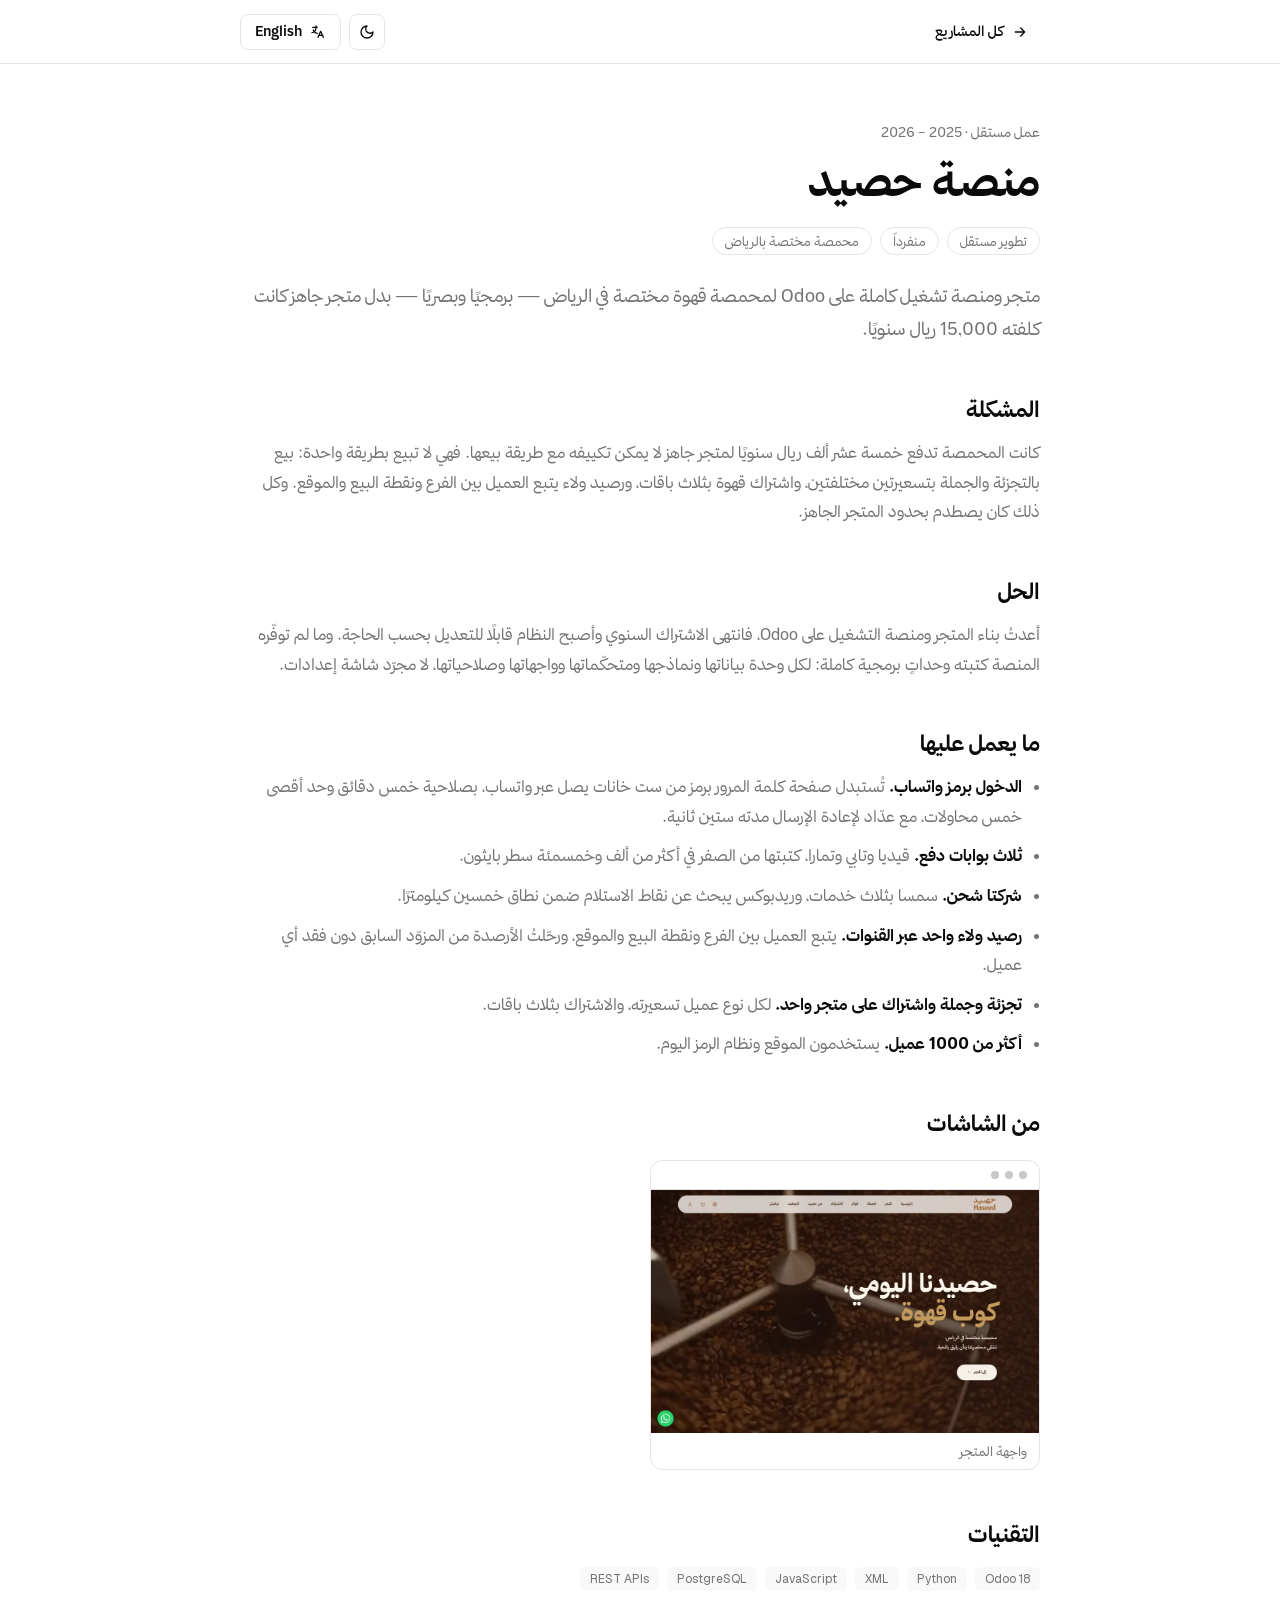
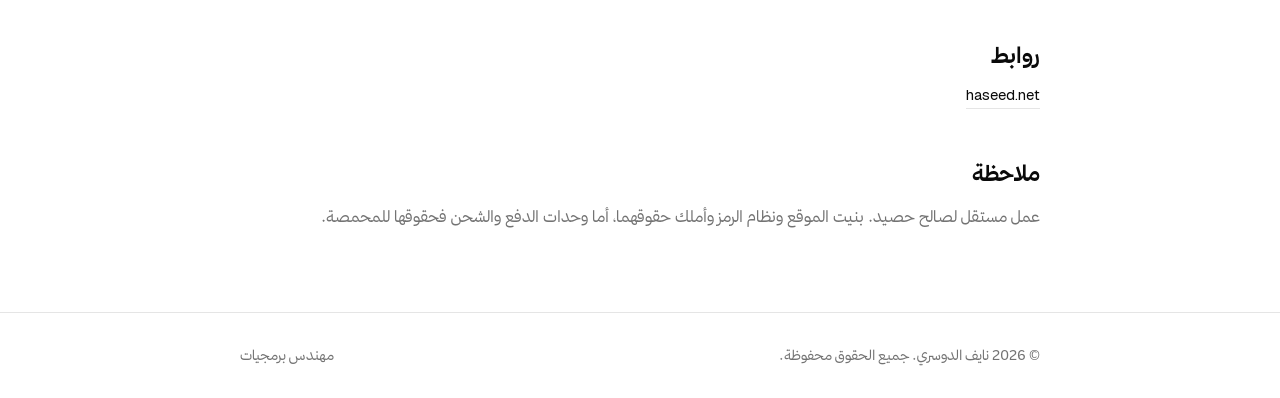
<file: haseed.html>
<!doctype html>
<html lang="ar" dir="rtl">
<head>
<meta charset="utf-8">
<meta name="viewport" content="width=device-width, initial-scale=1">
<title>The Haseed Platform — Naif Aldosari</title>
<meta name="description" content="A complete storefront and operations platform on Odoo for a specialty coffee roastery in Riyadh — code and design — replacing a hosted store that cost 15,000 SAR a year.">
<meta property="og:type" content="article">
<meta property="og:title" content="The Haseed Platform — Naif Aldosari">
<meta property="og:description" content="A complete storefront and operations platform on Odoo for a specialty coffee roastery in Riyadh — code and design — replacing a hosted store that cost 15,000 SAR a year.">
<link rel="icon" type="image/svg+xml" href="data:image/svg+xml,%3Csvg xmlns='http://www.w3.org/2000/svg' viewBox='0 0 64 64'%3E%3Crect width='64' height='64' rx='14' fill='%230a0a0a'/%3E%3Ctext x='32' y='46' text-anchor='middle' font-family='-apple-system,Segoe UI,sans-serif' font-size='40' font-weight='700' fill='%23fafafa'%3E%D9%86%3C/text%3E%3C/svg%3E">
<link rel="preload" href="fonts/thmanyah-sans-bold.woff2" as="font" type="font/woff2" crossorigin>
<link rel="preload" href="fonts/thmanyah-sans-regular.woff2" as="font" type="font/woff2" crossorigin>
<script>
/* قبل الرسم: الثيم واللغة من التخزين — الداكن والعربية هما الافتراض، كصفحة الرئيسية */
(function(){
  try{
    var t = localStorage.getItem("naif-portfolio-theme");
    if(t !== "light" && t !== "dark"){
      t = window.matchMedia && matchMedia("(prefers-color-scheme: light)").matches ? "light" : "dark";
    }
    if(t === "light") document.documentElement.classList.add("light");
    var l = localStorage.getItem("naif-portfolio-locale");
    if(l !== "ar" && l !== "en") l = "ar";
    if(l === "en"){ document.documentElement.lang = "en"; document.documentElement.dir = "ltr"; }
  }catch(e){}
})();
</script>
<link rel="stylesheet" href="assets/tokens.css?v=bb7102e9">
<style>
/* ---------- ترويسة الصفحة ---------- */
.topbar{position:sticky;top:0;z-index:40;height:64px;display:flex;align-items:center;
  border-bottom:1px solid var(--border);background:color-mix(in srgb,var(--background) 80%,transparent);
  backdrop-filter:blur(8px)}
@supports not (backdrop-filter:blur(1px)){.topbar{background:color-mix(in srgb,var(--background) 95%,transparent)}}
.topbar .in{width:100%;max-width:52rem;margin-inline:auto;padding-inline:16px;
  display:flex;align-items:center;justify-content:space-between;gap:12px}
.back{display:inline-flex;align-items:center;gap:8px;font-size:14px;font-weight:500;
  height:32px;padding-inline:12px;border-radius:8px;transition:background .15s}
.back:hover{background:color-mix(in srgb,var(--muted) 50%,transparent)}
/* سهم الرجوع يتبع اتجاه القراءة: في العربية يشير يميناً، وفي الإنجليزية يساراً.
   الأيقونة مرسومة تشير يميناً، فالقلب يلزم في LTR لا في RTL. */
html[dir=ltr] .back svg{transform:scaleX(-1)}
.tools{display:flex;align-items:center;gap:8px}
.btn{display:inline-flex;align-items:center;justify-content:center;gap:8px;border-radius:8px;
  font-size:14px;font-weight:500;border:1px solid transparent;transition:background .15s,border-color .15s}
.btn-outline{border-color:var(--input);background:color-mix(in srgb,var(--input) 30%,transparent);height:36px;padding-inline:14px}
.light .btn-outline{border-color:var(--border);background:var(--background)}
.btn-icon{width:36px;padding:0}

/* ---------- المقالة ---------- */
.wrap{max-width:52rem;margin-inline:auto;padding:56px 16px 80px}
.eyebrow{font-size:14px;color:var(--muted-foreground)}
h1{font-size:34px;line-height:1.2;font-weight:700;margin-top:8px}
@media (min-width:640px){h1{font-size:44px}}
html[dir=ltr] h1{letter-spacing:-.025em}
.meta{display:flex;flex-wrap:wrap;gap:8px;margin-top:20px}
.meta span{font-size:13px;line-height:16px;color:var(--muted-foreground);
  border:1px solid var(--border);border-radius:9999px;padding:5px 12px}
.lede{font-size:18px;line-height:1.85;color:var(--muted-foreground);margin-top:24px}
h2{font-size:22px;font-weight:600;margin-top:48px}
h2+p,h2+ul{margin-top:12px}
p{line-height:1.85;color:var(--muted-foreground)}
.wrap ul{list-style:disc;padding-inline-start:18px;display:flex;flex-direction:column;gap:10px;
  line-height:1.85;color:var(--muted-foreground)}
.wrap ul b{color:var(--foreground);font-weight:600}
.links{display:flex;flex-wrap:wrap;gap:8px 20px;margin-top:12px}
.links a{font-size:15px;color:var(--foreground);border-bottom:1px solid var(--border);
  padding-bottom:2px;transition:border-color .15s}
.links a:hover{border-bottom-color:var(--foreground)}
.badges{display:flex;flex-wrap:wrap;gap:8px;margin-top:16px}
.badge{font-size:12px;line-height:16px;border-radius:6px;padding:4px 10px;
  background:color-mix(in srgb,var(--muted) 60%,transparent);color:var(--muted-foreground);
  font-family:Geist,"Geist Fallback",ui-sans-serif,system-ui,sans-serif}

/* ---------- الشاشات في إطار متصفح ---------- */
.shots{display:grid;grid-template-columns:1fr;gap:20px;margin-top:20px}
@media (min-width:700px){.shots{grid-template-columns:1fr 1fr}}
.shot{border:1px solid var(--border);border-radius:12px;overflow:hidden;background:var(--card)}
.shot .bar{display:flex;gap:6px;padding:10px 12px;border-bottom:1px solid var(--border)}
.shot .bar i{width:8px;height:8px;border-radius:50%;background:var(--muted-foreground);opacity:.4}
.shot img{width:100%;display:block;aspect-ratio:16/10;object-fit:contain;
  background:color-mix(in srgb,var(--muted) 55%,transparent)}
/* الصور شديدة العرض أو الطول تحتفظ بنسبتها بدل حشرها في الإطار */
.shot.free img{aspect-ratio:auto}
.shot figcaption{font-size:13px;line-height:16px;color:var(--muted-foreground);padding:10px 12px}

footer{border-top:1px solid var(--border);padding:32px 0}
footer .in{max-width:52rem;margin-inline:auto;padding-inline:16px;display:flex;flex-wrap:wrap;
  justify-content:space-between;gap:8px;font-size:14px;color:var(--muted-foreground)}
</style>
</head>
<body>

<svg width="0" height="0" style="position:absolute" aria-hidden="true">
  <symbol id="i-arrow" viewBox="0 0 24 24" fill="none" stroke="currentColor" stroke-width="2" stroke-linecap="round" stroke-linejoin="round"><path d="M5 12h14M13 6l6 6-6 6"/></symbol>
  <symbol id="i-sun" viewBox="0 0 24 24" fill="none" stroke="currentColor" stroke-width="2" stroke-linecap="round" stroke-linejoin="round"><circle cx="12" cy="12" r="4"/><path d="M12 2v2M12 20v2M4.9 4.9l1.4 1.4M17.7 17.7l1.4 1.4M2 12h2M20 12h2M4.9 19.1l1.4-1.4M17.7 6.3l1.4-1.4"/></symbol>
  <symbol id="i-moon" viewBox="0 0 24 24" fill="none" stroke="currentColor" stroke-width="2" stroke-linecap="round" stroke-linejoin="round"><path d="M12 3a6 6 0 0 0 9 9 9 9 0 1 1-9-9z"/></symbol>
  <symbol id="i-lang" viewBox="0 0 24 24" fill="none" stroke="currentColor" stroke-width="2" stroke-linecap="round" stroke-linejoin="round"><path d="M4 5h7M9 3v2c0 4.4-2.7 8-6 8M5 9c0 2.1 3 4.1 6 5M12 20l4-9 4 9M13.8 17h4.4"/></symbol>
</svg>

<header class="topbar">
  <div class="in">
    <a class="back" href="index.html#projects">
      <svg class="icon" width="16" height="16" aria-hidden="true" focusable="false"><use href="#i-arrow"></use></svg>
      <span data-i18n="back">كل المشاريع</span>
    </a>
    <div class="tools">
      <button class="btn btn-outline btn-icon" type="button" id="theme" aria-label="الوضع الفاتح">
        <svg class="icon icon-sun" width="16" height="16" aria-hidden="true" focusable="false"><use href="#i-sun"></use></svg>
      </button>
      <button class="btn btn-outline" type="button" id="lang">
        <svg class="icon" width="16" height="16" aria-hidden="true" focusable="false"><use href="#i-lang"></use></svg>
        <span data-i18n="langToggle">English</span>
      </button>
    </div>
  </div>
</header>

<main class="wrap">
  <p class="eyebrow" data-i18n="eyebrow"></p>
  <h1 data-i18n="title"></h1>

  <div class="meta">
    <span data-i18n="m1"></span>
    <span data-i18n="m2"></span>
    <span data-i18n="m3"></span>
  </div>

  <p class="lede" data-i18n="lede"></p>

  <h2 data-i18n="h_problem"></h2>
  <p data-i18n="p_problem"></p>

  <h2 data-i18n="h_solution"></h2>
  <p data-i18n="p_solution"></p>

  <h2 data-i18n="h_features"></h2>
  <ul>
    <li data-i18n="f1"></li>
    <li data-i18n="f2"></li>
    <li data-i18n="f3"></li>
    <li data-i18n="f4"></li>
    <li data-i18n="f5"></li>
    <li data-i18n="f6"></li>
  </ul>

  <h2 data-i18n="h_screens"></h2>
  <div class="shots">
    <figure class="shot">
      <div class="bar" aria-hidden="true"><i></i><i></i><i></i></div>
      <img src="shots/haseed/01-storefront.webp" loading="lazy" decoding="async" alt="واجهة متجر حصيد">
      <figcaption data-i18n="s1"></figcaption>
    </figure>
  </div>

  <h2 data-i18n="h_stack"></h2>
  <div class="badges">
    <span class="badge" dir="ltr">Odoo 18</span>
    <span class="badge" dir="ltr">Python</span>
    <span class="badge" dir="ltr">XML</span>
    <span class="badge" dir="ltr">JavaScript</span>
    <span class="badge" dir="ltr">PostgreSQL</span>
    <span class="badge" dir="ltr">REST APIs</span>
  </div>

  <h2 data-i18n="h_links"></h2>
  <div class="links">
    <a href="https://haseed.net" target="_blank" rel="noopener" dir='ltr'>haseed.net</a>
  </div>

  <h2 data-i18n="h_note"></h2>
  <p data-i18n="p_note"></p>
</main>

<footer>
  <div class="in">
    <span data-i18n="copy">© 2026 نايف الدوسري. جميع الحقوق محفوظة.</span>
    <span data-i18n="role">مهندس برمجيات</span>
  </div>
</footer>

<script>
(function(){
  var THEME_KEY = "naif-portfolio-theme", LOCALE_KEY = "naif-portfolio-locale";
  var root = document.documentElement;

  var dict = {
    ar: {
      back:"كل المشاريع",
      langToggle:"English",
      eyebrow:"عمل مستقل · 2025 – 2026",
      title:"منصة حصيد",
      m1:"تطوير مستقل",
      m2:"منفرداً",
      m3:"محمصة مختصة بالرياض",
      lede:"متجر ومنصة تشغيل كاملة على Odoo لمحمصة قهوة مختصة في الرياض — برمجيًا وبصريًا — بدل متجر جاهز كانت كلفته 15,000 ريال سنويًا.",
      h_problem:"المشكلة",
      p_problem:"كانت المحمصة تدفع خمسة عشر ألف ريال سنويًا لمتجر جاهز لا يمكن تكييفه مع طريقة بيعها. فهي لا تبيع بطريقة واحدة: بيع بالتجزئة والجملة بتسعيرتين مختلفتين، واشتراك قهوة بثلاث باقات، ورصيد ولاء يتبع العميل بين الفرع ونقطة البيع والموقع. وكل ذلك كان يصطدم بحدود المتجر الجاهز.",
      h_solution:"الحل",
      p_solution:"أعدتُ بناء المتجر ومنصة التشغيل على Odoo، فانتهى الاشتراك السنوي وأصبح النظام قابلًا للتعديل بحسب الحاجة. وما لم توفّره المنصة كتبته وحداتٍ برمجية كاملة: لكل وحدة بياناتها ونماذجها ومتحكّماتها وواجهاتها وصلاحياتها، لا مجرّد شاشة إعدادات.",
      h_features:"ما يعمل عليها",
      f1:"<b>الدخول برمز واتساب.</b> تُستبدل صفحة كلمة المرور برمز من ست خانات يصل عبر واتساب، بصلاحية خمس دقائق وحد أقصى خمس محاولات، مع عدّاد لإعادة الإرسال مدته ستين ثانية.",
      f2:"<b>ثلاث بوابات دفع.</b> قيديا وتابي وتمارا، كتبتها من الصفر في أكثر من ألف وخمسمئة سطر بايثون.",
      f3:"<b>شركتا شحن.</b> سمسا بثلاث خدمات، وريدبوكس يبحث عن نقاط الاستلام ضمن نطاق خمسين كيلومترًا.",
      f4:"<b>رصيد ولاء واحد عبر القنوات.</b> يتبع العميل بين الفرع ونقطة البيع والموقع، ورحّلتُ الأرصدة من المزوّد السابق دون فقد أي عميل.",
      f5:"<b>تجزئة وجملة واشتراك على متجر واحد.</b> لكل نوع عميل تسعيرته، والاشتراك بثلاث باقات.",
      f6:"<b>أكثر من 1000 عميل.</b> يستخدمون الموقع ونظام الرمز اليوم.",
      h_screens:"من الشاشات",
      s1:"واجهة المتجر",
      h_stack:"التقنيات",
      h_links:"روابط",
      h_note:"ملاحظة",
      p_note:"عمل مستقل لصالح حصيد. بنيت الموقع ونظام الرمز وأملك حقوقهما، أما وحدات الدفع والشحن فحقوقها للمحمصة.",
      copy:"© 2026 نايف الدوسري. جميع الحقوق محفوظة.",
      role:"مهندس برمجيات"
    },
    en: {
      back:"All projects",
      langToggle:"العربية",
      eyebrow:"Independent work · 2025 – 2026",
      title:"The Haseed Platform",
      m1:"Independent development",
      m2:"Solo",
      m3:"Specialty roastery, Riyadh",
      lede:"A complete storefront and operations platform on Odoo for a specialty coffee roastery in Riyadh — code and design — replacing a hosted store that cost 15,000 SAR a year.",
      h_problem:"The problem",
      p_problem:"The roastery paid 15,000 SAR a year for a hosted store it could not shape to its own way of selling. And it does not sell one way: retail and wholesale at two different price levels, a coffee subscription in three tiers, and a loyalty balance that should follow the customer across the branch, the point of sale, and the website. Each of these hit the ceiling of the hosted store.",
      h_solution:"The solution",
      p_solution:"I rebuilt the storefront and operations platform on Odoo, so the annual subscription ended and the behaviour became ours to change. Whatever the platform did not provide, I wrote as proper modules: each with its own manifest, models, controllers, views, and access rules — not a configuration screen.",
      h_features:"What runs on it",
      f1:"<b>Sign-in by WhatsApp code.</b> The password page is replaced by a six-digit code delivered over WhatsApp, valid for five minutes, capped at five attempts, with a sixty-second resend timer.",
      f2:"<b>Three payment gateways.</b> Geidea, Tabby, and Tamara — written from scratch across more than fifteen hundred lines of Python.",
      f3:"<b>Two carriers.</b> SMSA with three services, and RedBox searching for pickup points within a fifty-kilometre radius.",
      f4:"<b>One loyalty balance across channels.</b> It follows the customer across branch, point of sale, and website; I migrated the balances from the previous provider without losing a customer.",
      f5:"<b>Retail, wholesale, and subscription on one storefront.</b> Each customer type with its own pricing, and a three-tier subscription.",
      f6:"<b>1,000+ customers.</b> Using the site and the code system today.",
      h_screens:"Selected screens",
      s1:"The storefront",
      h_stack:"Stack",
      h_links:"Links",
      h_note:"Note",
      p_note:"Freelance work for Haseed. The website and the code system are mine and I hold their rights; the payment and shipping modules carry the roastery's copyright.",
      copy:"© 2026 Naif Aldosari. All rights reserved.",
      role:"Software Engineer"
    }
  };

  function applyLocale(l){
    root.setAttribute("lang", l);
    root.setAttribute("dir", l === "ar" ? "rtl" : "ltr");
    var d = dict[l];
    var els = document.querySelectorAll("[data-i18n]");
    for(var i = 0; i < els.length; i++){
      var v = d[els[i].getAttribute("data-i18n")];
      if(v != null) els[i].innerHTML = v;
    }
    document.title = (l === "ar" ? d.title + " — نايف الدوسري" : d.title + " — Naif Aldosari");
  }

  function applyTheme(t){
    root.classList.toggle("light", t === "light");
    var btn = document.getElementById("theme");
    var icon = btn.querySelector("use");
    icon.setAttribute("href", t === "light" ? "#i-moon" : "#i-sun");
    btn.setAttribute("aria-label", root.getAttribute("lang") === "ar"
      ? (t === "light" ? "الوضع الداكن" : "الوضع الفاتح")
      : (t === "light" ? "Dark mode" : "Light mode"));
  }

  var locale = "ar", theme = "dark";
  try{
    var sl = localStorage.getItem(LOCALE_KEY); if(sl === "ar" || sl === "en") locale = sl;
    var st = localStorage.getItem(THEME_KEY);
    theme = (st === "light" || st === "dark") ? st
      : (window.matchMedia && matchMedia("(prefers-color-scheme: light)").matches ? "light" : "dark");
  }catch(e){}
  applyLocale(locale); applyTheme(theme);

  document.getElementById("lang").addEventListener("click", function(){
    locale = locale === "ar" ? "en" : "ar";
    try{ localStorage.setItem(LOCALE_KEY, locale); }catch(e){}
    applyLocale(locale); applyTheme(theme);
  });
  document.getElementById("theme").addEventListener("click", function(){
    theme = theme === "light" ? "dark" : "light";
    try{ localStorage.setItem(THEME_KEY, theme); }catch(e){}
    applyTheme(theme);
  });
  addEventListener("storage", function(e){
    if(e.key === LOCALE_KEY && (e.newValue === "ar" || e.newValue === "en")){ locale = e.newValue; applyLocale(locale); applyTheme(theme); }
    if(e.key === THEME_KEY && (e.newValue === "light" || e.newValue === "dark")){ theme = e.newValue; applyTheme(theme); }
  });
})();
</script>
</body>
</html>
</file>
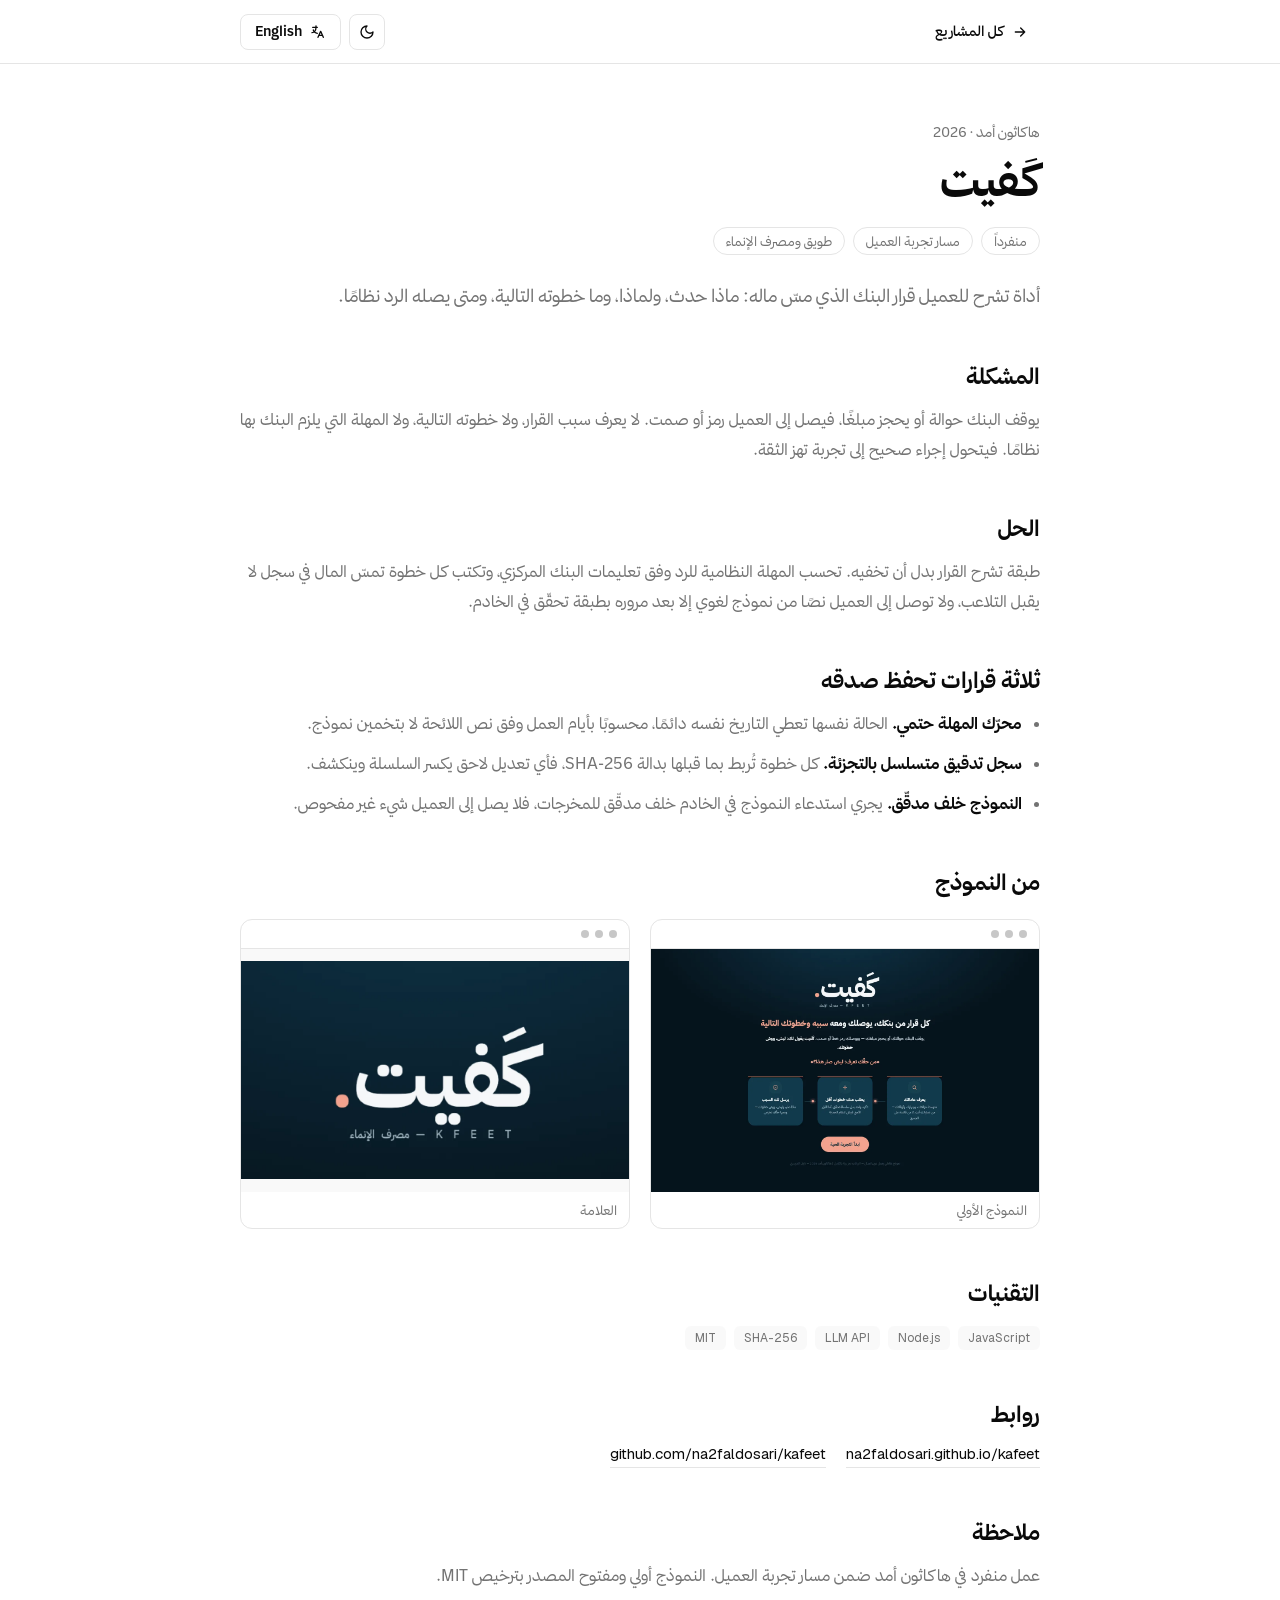
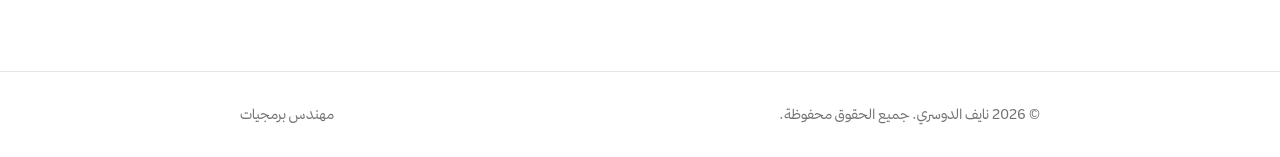
<file: kafeet.html>
<!doctype html>
<html lang="ar" dir="rtl">
<head>
<meta charset="utf-8">
<meta name="viewport" content="width=device-width, initial-scale=1">
<title>Kafeet — Naif Aldosari</title>
<meta name="description" content="A tool that explains the bank decision that touched a customer's money: what happened, why, what their next step is, and when the regulator requires a reply.">
<meta property="og:type" content="article">
<meta property="og:title" content="Kafeet — Naif Aldosari">
<meta property="og:description" content="A tool that explains the bank decision that touched a customer's money: what happened, why, what their next step is, and when the regulator requires a reply.">
<link rel="icon" type="image/svg+xml" href="data:image/svg+xml,%3Csvg xmlns='http://www.w3.org/2000/svg' viewBox='0 0 64 64'%3E%3Crect width='64' height='64' rx='14' fill='%230a0a0a'/%3E%3Ctext x='32' y='46' text-anchor='middle' font-family='-apple-system,Segoe UI,sans-serif' font-size='40' font-weight='700' fill='%23fafafa'%3E%D9%86%3C/text%3E%3C/svg%3E">
<link rel="preload" href="fonts/thmanyah-sans-bold.woff2" as="font" type="font/woff2" crossorigin>
<link rel="preload" href="fonts/thmanyah-sans-regular.woff2" as="font" type="font/woff2" crossorigin>
<script>
/* قبل الرسم: الثيم واللغة من التخزين — الداكن والعربية هما الافتراض، كصفحة الرئيسية */
(function(){
  try{
    var t = localStorage.getItem("naif-portfolio-theme");
    if(t !== "light" && t !== "dark"){
      t = window.matchMedia && matchMedia("(prefers-color-scheme: light)").matches ? "light" : "dark";
    }
    if(t === "light") document.documentElement.classList.add("light");
    var l = localStorage.getItem("naif-portfolio-locale");
    if(l !== "ar" && l !== "en") l = "ar";
    if(l === "en"){ document.documentElement.lang = "en"; document.documentElement.dir = "ltr"; }
  }catch(e){}
})();
</script>
<link rel="stylesheet" href="assets/tokens.css?v=bb7102e9">
<style>
/* ---------- ترويسة الصفحة ---------- */
.topbar{position:sticky;top:0;z-index:40;height:64px;display:flex;align-items:center;
  border-bottom:1px solid var(--border);background:color-mix(in srgb,var(--background) 80%,transparent);
  backdrop-filter:blur(8px)}
@supports not (backdrop-filter:blur(1px)){.topbar{background:color-mix(in srgb,var(--background) 95%,transparent)}}
.topbar .in{width:100%;max-width:52rem;margin-inline:auto;padding-inline:16px;
  display:flex;align-items:center;justify-content:space-between;gap:12px}
.back{display:inline-flex;align-items:center;gap:8px;font-size:14px;font-weight:500;
  height:32px;padding-inline:12px;border-radius:8px;transition:background .15s}
.back:hover{background:color-mix(in srgb,var(--muted) 50%,transparent)}
/* سهم الرجوع يتبع اتجاه القراءة: في العربية يشير يميناً، وفي الإنجليزية يساراً.
   الأيقونة مرسومة تشير يميناً، فالقلب يلزم في LTR لا في RTL. */
html[dir=ltr] .back svg{transform:scaleX(-1)}
.tools{display:flex;align-items:center;gap:8px}
.btn{display:inline-flex;align-items:center;justify-content:center;gap:8px;border-radius:8px;
  font-size:14px;font-weight:500;border:1px solid transparent;transition:background .15s,border-color .15s}
.btn-outline{border-color:var(--input);background:color-mix(in srgb,var(--input) 30%,transparent);height:36px;padding-inline:14px}
.light .btn-outline{border-color:var(--border);background:var(--background)}
.btn-icon{width:36px;padding:0}

/* ---------- المقالة ---------- */
.wrap{max-width:52rem;margin-inline:auto;padding:56px 16px 80px}
.eyebrow{font-size:14px;color:var(--muted-foreground)}
h1{font-size:34px;line-height:1.2;font-weight:700;margin-top:8px}
@media (min-width:640px){h1{font-size:44px}}
html[dir=ltr] h1{letter-spacing:-.025em}
.meta{display:flex;flex-wrap:wrap;gap:8px;margin-top:20px}
.meta span{font-size:13px;line-height:16px;color:var(--muted-foreground);
  border:1px solid var(--border);border-radius:9999px;padding:5px 12px}
.lede{font-size:18px;line-height:1.85;color:var(--muted-foreground);margin-top:24px}
h2{font-size:22px;font-weight:600;margin-top:48px}
h2+p,h2+ul{margin-top:12px}
p{line-height:1.85;color:var(--muted-foreground)}
.wrap ul{list-style:disc;padding-inline-start:18px;display:flex;flex-direction:column;gap:10px;
  line-height:1.85;color:var(--muted-foreground)}
.wrap ul b{color:var(--foreground);font-weight:600}
.links{display:flex;flex-wrap:wrap;gap:8px 20px;margin-top:12px}
.links a{font-size:15px;color:var(--foreground);border-bottom:1px solid var(--border);
  padding-bottom:2px;transition:border-color .15s}
.links a:hover{border-bottom-color:var(--foreground)}
.badges{display:flex;flex-wrap:wrap;gap:8px;margin-top:16px}
.badge{font-size:12px;line-height:16px;border-radius:6px;padding:4px 10px;
  background:color-mix(in srgb,var(--muted) 60%,transparent);color:var(--muted-foreground);
  font-family:Geist,"Geist Fallback",ui-sans-serif,system-ui,sans-serif}

/* ---------- الشاشات في إطار متصفح ---------- */
.shots{display:grid;grid-template-columns:1fr;gap:20px;margin-top:20px}
@media (min-width:700px){.shots{grid-template-columns:1fr 1fr}}
.shot{border:1px solid var(--border);border-radius:12px;overflow:hidden;background:var(--card)}
.shot .bar{display:flex;gap:6px;padding:10px 12px;border-bottom:1px solid var(--border)}
.shot .bar i{width:8px;height:8px;border-radius:50%;background:var(--muted-foreground);opacity:.4}
.shot img{width:100%;display:block;aspect-ratio:16/10;object-fit:contain;
  background:color-mix(in srgb,var(--muted) 55%,transparent)}
/* الصور شديدة العرض أو الطول تحتفظ بنسبتها بدل حشرها في الإطار */
.shot.free img{aspect-ratio:auto}
.shot figcaption{font-size:13px;line-height:16px;color:var(--muted-foreground);padding:10px 12px}

footer{border-top:1px solid var(--border);padding:32px 0}
footer .in{max-width:52rem;margin-inline:auto;padding-inline:16px;display:flex;flex-wrap:wrap;
  justify-content:space-between;gap:8px;font-size:14px;color:var(--muted-foreground)}
</style>
</head>
<body>

<svg width="0" height="0" style="position:absolute" aria-hidden="true">
  <symbol id="i-arrow" viewBox="0 0 24 24" fill="none" stroke="currentColor" stroke-width="2" stroke-linecap="round" stroke-linejoin="round"><path d="M5 12h14M13 6l6 6-6 6"/></symbol>
  <symbol id="i-sun" viewBox="0 0 24 24" fill="none" stroke="currentColor" stroke-width="2" stroke-linecap="round" stroke-linejoin="round"><circle cx="12" cy="12" r="4"/><path d="M12 2v2M12 20v2M4.9 4.9l1.4 1.4M17.7 17.7l1.4 1.4M2 12h2M20 12h2M4.9 19.1l1.4-1.4M17.7 6.3l1.4-1.4"/></symbol>
  <symbol id="i-moon" viewBox="0 0 24 24" fill="none" stroke="currentColor" stroke-width="2" stroke-linecap="round" stroke-linejoin="round"><path d="M12 3a6 6 0 0 0 9 9 9 9 0 1 1-9-9z"/></symbol>
  <symbol id="i-lang" viewBox="0 0 24 24" fill="none" stroke="currentColor" stroke-width="2" stroke-linecap="round" stroke-linejoin="round"><path d="M4 5h7M9 3v2c0 4.4-2.7 8-6 8M5 9c0 2.1 3 4.1 6 5M12 20l4-9 4 9M13.8 17h4.4"/></symbol>
</svg>

<header class="topbar">
  <div class="in">
    <a class="back" href="index.html#projects">
      <svg class="icon" width="16" height="16" aria-hidden="true" focusable="false"><use href="#i-arrow"></use></svg>
      <span data-i18n="back">كل المشاريع</span>
    </a>
    <div class="tools">
      <button class="btn btn-outline btn-icon" type="button" id="theme" aria-label="الوضع الفاتح">
        <svg class="icon icon-sun" width="16" height="16" aria-hidden="true" focusable="false"><use href="#i-sun"></use></svg>
      </button>
      <button class="btn btn-outline" type="button" id="lang">
        <svg class="icon" width="16" height="16" aria-hidden="true" focusable="false"><use href="#i-lang"></use></svg>
        <span data-i18n="langToggle">English</span>
      </button>
    </div>
  </div>
</header>

<main class="wrap">
  <p class="eyebrow" data-i18n="eyebrow"></p>
  <h1 data-i18n="title"></h1>

  <div class="meta">
    <span data-i18n="m1"></span>
    <span data-i18n="m2"></span>
    <span data-i18n="m3"></span>
  </div>

  <p class="lede" data-i18n="lede"></p>

  <h2 data-i18n="h_problem"></h2>
  <p data-i18n="p_problem"></p>

  <h2 data-i18n="h_solution"></h2>
  <p data-i18n="p_solution"></p>

  <h2 data-i18n="h_features"></h2>
  <ul>
    <li data-i18n="f1"></li>
    <li data-i18n="f2"></li>
    <li data-i18n="f3"></li>
  </ul>

  <h2 data-i18n="h_screens"></h2>
  <div class="shots">
    <figure class="shot">
      <div class="bar" aria-hidden="true"><i></i><i></i><i></i></div>
      <img src="shots/kafeet/01-demo.webp" loading="lazy" decoding="async" alt="النموذج الأولي لكَفيت">
      <figcaption data-i18n="s1"></figcaption>
    </figure>
    <figure class="shot">
      <div class="bar" aria-hidden="true"><i></i><i></i><i></i></div>
      <img src="shots/kafeet/02-mark.webp" loading="lazy" decoding="async" alt="علامة كَفيت">
      <figcaption data-i18n="s2"></figcaption>
    </figure>
  </div>

  <h2 data-i18n="h_stack"></h2>
  <div class="badges">
    <span class="badge" dir="ltr">JavaScript</span>
    <span class="badge" dir="ltr">Node.js</span>
    <span class="badge" dir="ltr">LLM API</span>
    <span class="badge" dir="ltr">SHA-256</span>
    <span class="badge" dir="ltr">MIT</span>
  </div>

  <h2 data-i18n="h_links"></h2>
  <div class="links">
    <a href="https://na2faldosari.github.io/kafeet/prototype/index.html" target="_blank" rel="noopener" dir='ltr'>na2faldosari.github.io/kafeet</a>
    <a href="https://github.com/na2faldosari/kafeet" target="_blank" rel="noopener" dir='ltr'>github.com/na2faldosari/kafeet</a>
  </div>

  <h2 data-i18n="h_note"></h2>
  <p data-i18n="p_note"></p>
</main>

<footer>
  <div class="in">
    <span data-i18n="copy">© 2026 نايف الدوسري. جميع الحقوق محفوظة.</span>
    <span data-i18n="role">مهندس برمجيات</span>
  </div>
</footer>

<script>
(function(){
  var THEME_KEY = "naif-portfolio-theme", LOCALE_KEY = "naif-portfolio-locale";
  var root = document.documentElement;

  var dict = {
    ar: {
      back:"كل المشاريع",
      langToggle:"English",
      eyebrow:"هاكاثون أمد · 2026",
      title:"كَفيت",
      m1:"منفرداً",
      m2:"مسار تجربة العميل",
      m3:"طويق ومصرف الإنماء",
      lede:"أداة تشرح للعميل قرار البنك الذي مسّ ماله: ماذا حدث، ولماذا، وما خطوته التالية، ومتى يصله الرد نظامًا.",
      h_problem:"المشكلة",
      p_problem:"يوقف البنك حوالة أو يحجز مبلغًا، فيصل إلى العميل رمز أو صمت. لا يعرف سبب القرار، ولا خطوته التالية، ولا المهلة التي يلزم البنك بها نظامًا. فيتحول إجراء صحيح إلى تجربة تهز الثقة.",
      h_solution:"الحل",
      p_solution:"طبقة تشرح القرار بدل أن تخفيه. تحسب المهلة النظامية للرد وفق تعليمات البنك المركزي، وتكتب كل خطوة تمسّ المال في سجل لا يقبل التلاعب، ولا توصل إلى العميل نصًا من نموذج لغوي إلا بعد مروره بطبقة تحقّق في الخادم.",
      h_features:"ثلاثة قرارات تحفظ صدقه",
      f1:"<b>محرّك المهلة حتمي.</b> الحالة نفسها تعطي التاريخ نفسه دائمًا، محسوبًا بأيام العمل وفق نص اللائحة لا بتخمين نموذج.",
      f2:"<b>سجل تدقيق متسلسل بالتجزئة.</b> كل خطوة تُربط بما قبلها بدالة SHA-256، فأي تعديل لاحق يكسر السلسلة وينكشف.",
      f3:"<b>النموذج خلف مدقّق.</b> يجري استدعاء النموذج في الخادم خلف مدقّق للمخرجات، فلا يصل إلى العميل شيء غير مفحوص.",
      h_screens:"من النموذج",
      s1:"النموذج الأولي",
      s2:"العلامة",
      h_stack:"التقنيات",
      h_links:"روابط",
      h_note:"ملاحظة",
      p_note:"عمل منفرد في هاكاثون أمد ضمن مسار تجربة العميل. النموذج أولي ومفتوح المصدر بترخيص MIT.",
      copy:"© 2026 نايف الدوسري. جميع الحقوق محفوظة.",
      role:"مهندس برمجيات"
    },
    en: {
      back:"All projects",
      langToggle:"العربية",
      eyebrow:"Amad Hackathon · 2026",
      title:"Kafeet",
      m1:"Solo",
      m2:"Customer experience track",
      m3:"Tuwaiq × Alinma Bank",
      lede:"A tool that explains the bank decision that touched a customer's money: what happened, why, what their next step is, and when the regulator requires a reply.",
      h_problem:"The problem",
      p_problem:"A bank stops a transfer or holds an amount, and the customer gets a code or silence. They do not know the reason for the decision, their next step, or the deadline the regulator binds the bank to. A correct procedure turns into an experience that costs trust.",
      h_solution:"The solution",
      p_solution:"A layer that explains the decision instead of hiding it. It computes the regulatory response deadline under the central bank's rules, writes every money-touching step into a tamper-evident log, and lets no language-model text reach the customer before it passes a server-side validator.",
      h_features:"Three decisions that keep it honest",
      f1:"<b>The deadline engine is deterministic.</b> The same case gives the same date every time, computed over working days against the text of the regulation — not guessed by a model.",
      f2:"<b>A hash-chained audit log.</b> Every step is bound to the one before it with SHA-256, so any later edit breaks the chain and shows.",
      f3:"<b>The model sits behind a validator.</b> The model call runs server-side behind an output validator, so nothing unchecked reaches the customer.",
      h_screens:"The prototype",
      s1:"The prototype",
      s2:"The wordmark",
      h_stack:"Stack",
      h_links:"Links",
      h_note:"Note",
      p_note:"Solo work at the Amad Hackathon on the customer-experience track. The prototype is open source under MIT.",
      copy:"© 2026 Naif Aldosari. All rights reserved.",
      role:"Software Engineer"
    }
  };

  function applyLocale(l){
    root.setAttribute("lang", l);
    root.setAttribute("dir", l === "ar" ? "rtl" : "ltr");
    var d = dict[l];
    var els = document.querySelectorAll("[data-i18n]");
    for(var i = 0; i < els.length; i++){
      var v = d[els[i].getAttribute("data-i18n")];
      if(v != null) els[i].innerHTML = v;
    }
    document.title = (l === "ar" ? d.title + " — نايف الدوسري" : d.title + " — Naif Aldosari");
  }

  function applyTheme(t){
    root.classList.toggle("light", t === "light");
    var btn = document.getElementById("theme");
    var icon = btn.querySelector("use");
    icon.setAttribute("href", t === "light" ? "#i-moon" : "#i-sun");
    btn.setAttribute("aria-label", root.getAttribute("lang") === "ar"
      ? (t === "light" ? "الوضع الداكن" : "الوضع الفاتح")
      : (t === "light" ? "Dark mode" : "Light mode"));
  }

  var locale = "ar", theme = "dark";
  try{
    var sl = localStorage.getItem(LOCALE_KEY); if(sl === "ar" || sl === "en") locale = sl;
    var st = localStorage.getItem(THEME_KEY);
    theme = (st === "light" || st === "dark") ? st
      : (window.matchMedia && matchMedia("(prefers-color-scheme: light)").matches ? "light" : "dark");
  }catch(e){}
  applyLocale(locale); applyTheme(theme);

  document.getElementById("lang").addEventListener("click", function(){
    locale = locale === "ar" ? "en" : "ar";
    try{ localStorage.setItem(LOCALE_KEY, locale); }catch(e){}
    applyLocale(locale); applyTheme(theme);
  });
  document.getElementById("theme").addEventListener("click", function(){
    theme = theme === "light" ? "dark" : "light";
    try{ localStorage.setItem(THEME_KEY, theme); }catch(e){}
    applyTheme(theme);
  });
  addEventListener("storage", function(e){
    if(e.key === LOCALE_KEY && (e.newValue === "ar" || e.newValue === "en")){ locale = e.newValue; applyLocale(locale); applyTheme(theme); }
    if(e.key === THEME_KEY && (e.newValue === "light" || e.newValue === "dark")){ theme = e.newValue; applyTheme(theme); }
  });
})();
</script>
</body>
</html>
</file>
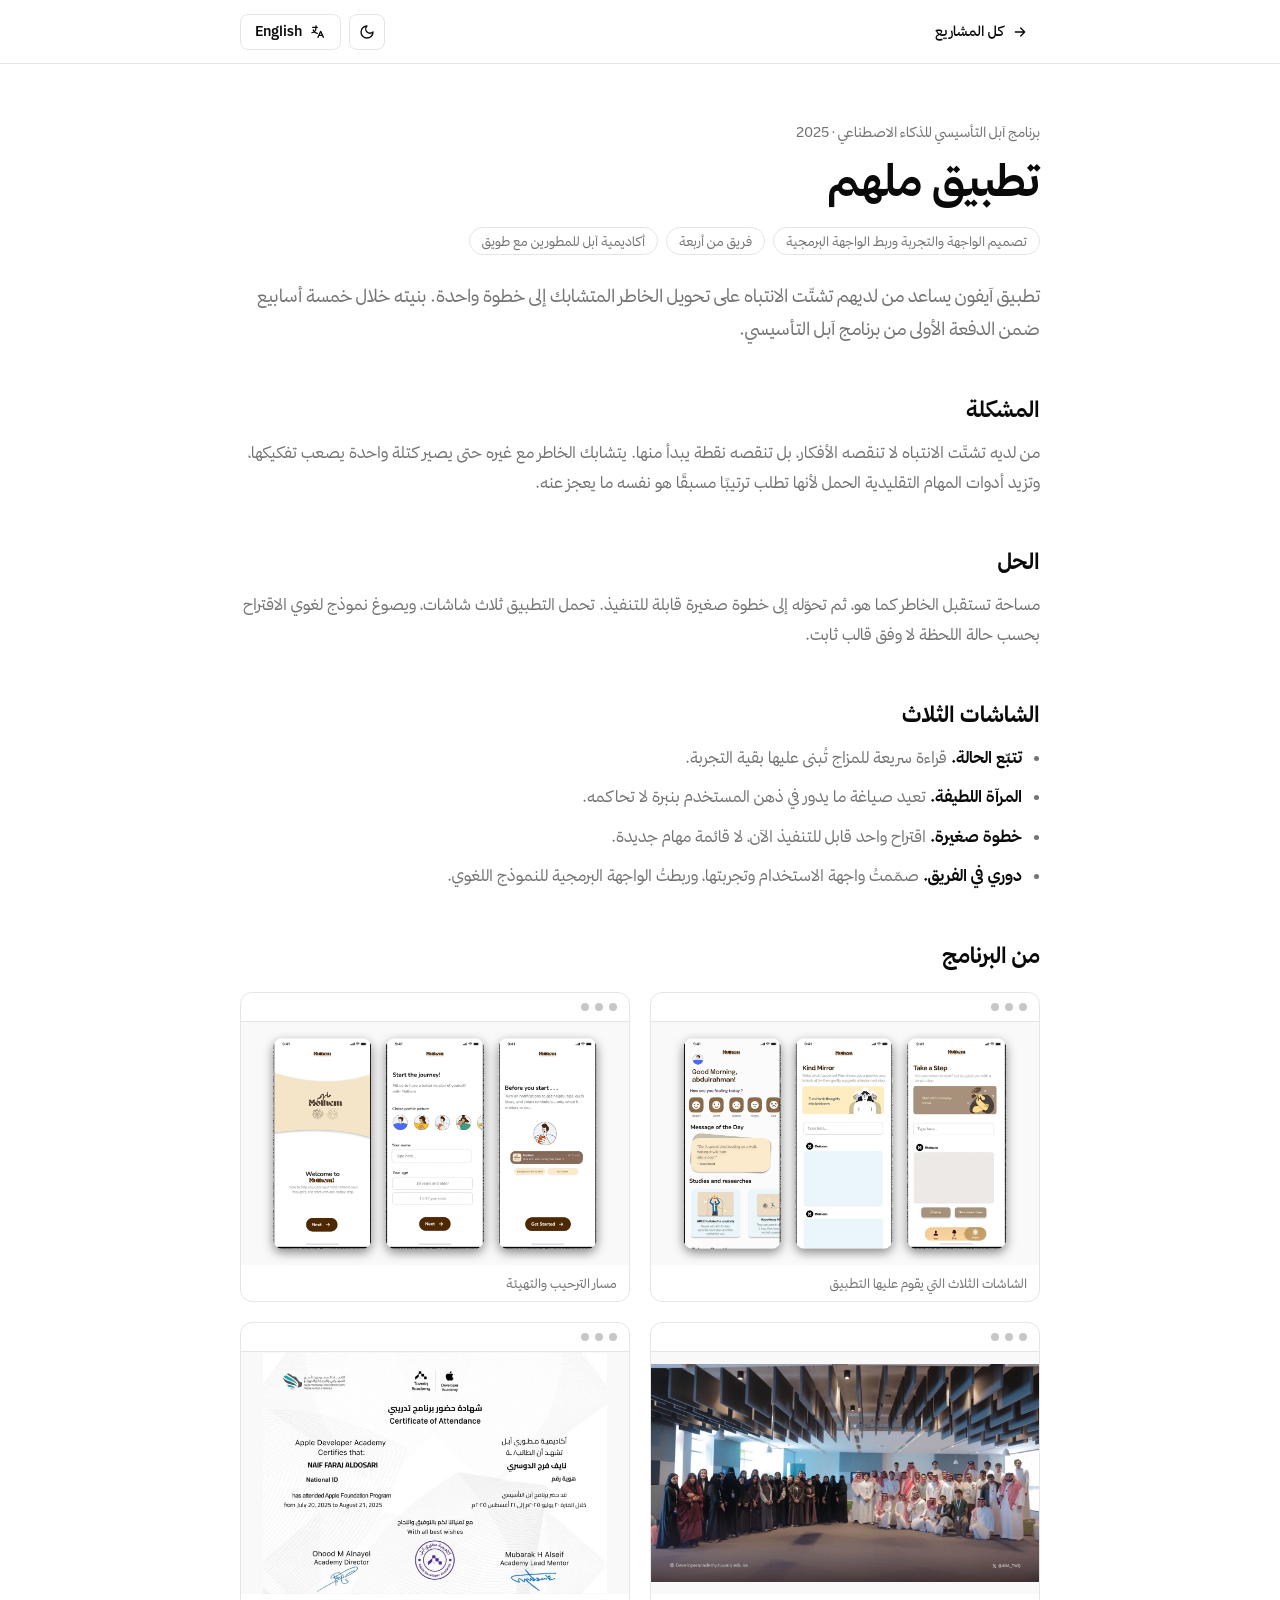
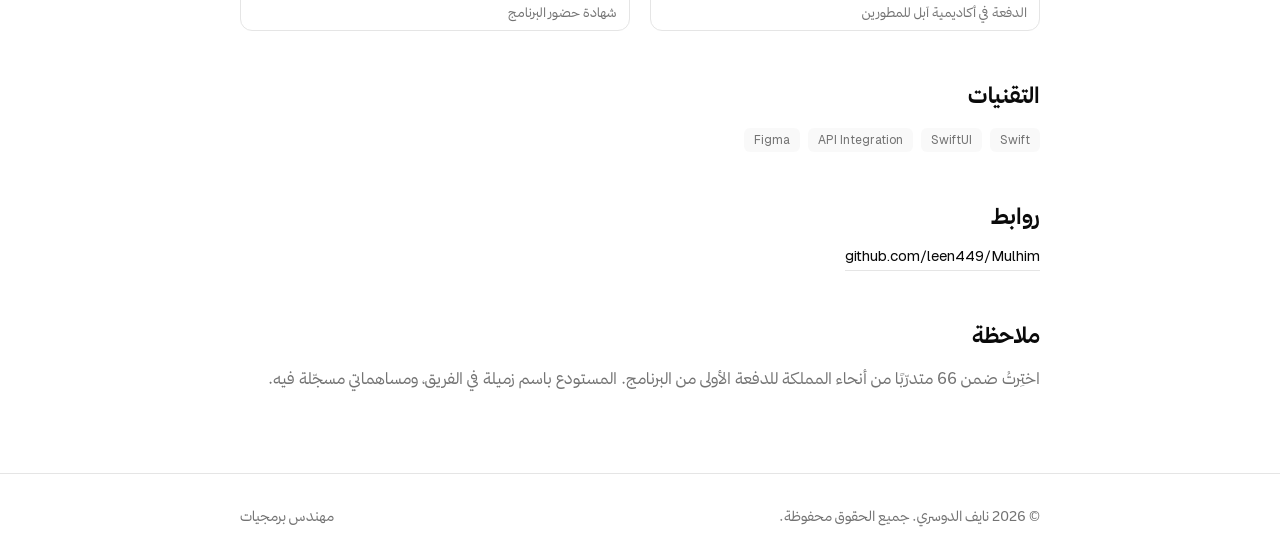
<file: mulhem.html>
<!doctype html>
<html lang="ar" dir="rtl">
<head>
<meta charset="utf-8">
<meta name="viewport" content="width=device-width, initial-scale=1">
<title>Mulhem — Naif Aldosari</title>
<meta name="description" content="An iOS app helping people with ADHD turn a tangled thought into a single next step. Built over five weeks in the first cohort of the Apple AI Foundation Program.">
<meta property="og:type" content="article">
<meta property="og:title" content="Mulhem — Naif Aldosari">
<meta property="og:description" content="An iOS app helping people with ADHD turn a tangled thought into a single next step. Built over five weeks in the first cohort of the Apple AI Foundation Program.">
<link rel="icon" type="image/svg+xml" href="data:image/svg+xml,%3Csvg xmlns='http://www.w3.org/2000/svg' viewBox='0 0 64 64'%3E%3Crect width='64' height='64' rx='14' fill='%230a0a0a'/%3E%3Ctext x='32' y='46' text-anchor='middle' font-family='-apple-system,Segoe UI,sans-serif' font-size='40' font-weight='700' fill='%23fafafa'%3E%D9%86%3C/text%3E%3C/svg%3E">
<link rel="preload" href="fonts/thmanyah-sans-bold.woff2" as="font" type="font/woff2" crossorigin>
<link rel="preload" href="fonts/thmanyah-sans-regular.woff2" as="font" type="font/woff2" crossorigin>
<script>
/* قبل الرسم: الثيم واللغة من التخزين — الداكن والعربية هما الافتراض، كصفحة الرئيسية */
(function(){
  try{
    var t = localStorage.getItem("naif-portfolio-theme");
    if(t !== "light" && t !== "dark"){
      t = window.matchMedia && matchMedia("(prefers-color-scheme: light)").matches ? "light" : "dark";
    }
    if(t === "light") document.documentElement.classList.add("light");
    var l = localStorage.getItem("naif-portfolio-locale");
    if(l !== "ar" && l !== "en") l = "ar";
    if(l === "en"){ document.documentElement.lang = "en"; document.documentElement.dir = "ltr"; }
  }catch(e){}
})();
</script>
<link rel="stylesheet" href="assets/tokens.css?v=bb7102e9">
<style>
/* ---------- ترويسة الصفحة ---------- */
.topbar{position:sticky;top:0;z-index:40;height:64px;display:flex;align-items:center;
  border-bottom:1px solid var(--border);background:color-mix(in srgb,var(--background) 80%,transparent);
  backdrop-filter:blur(8px)}
@supports not (backdrop-filter:blur(1px)){.topbar{background:color-mix(in srgb,var(--background) 95%,transparent)}}
.topbar .in{width:100%;max-width:52rem;margin-inline:auto;padding-inline:16px;
  display:flex;align-items:center;justify-content:space-between;gap:12px}
.back{display:inline-flex;align-items:center;gap:8px;font-size:14px;font-weight:500;
  height:32px;padding-inline:12px;border-radius:8px;transition:background .15s}
.back:hover{background:color-mix(in srgb,var(--muted) 50%,transparent)}
/* سهم الرجوع يتبع اتجاه القراءة: في العربية يشير يميناً، وفي الإنجليزية يساراً.
   الأيقونة مرسومة تشير يميناً، فالقلب يلزم في LTR لا في RTL. */
html[dir=ltr] .back svg{transform:scaleX(-1)}
.tools{display:flex;align-items:center;gap:8px}
.btn{display:inline-flex;align-items:center;justify-content:center;gap:8px;border-radius:8px;
  font-size:14px;font-weight:500;border:1px solid transparent;transition:background .15s,border-color .15s}
.btn-outline{border-color:var(--input);background:color-mix(in srgb,var(--input) 30%,transparent);height:36px;padding-inline:14px}
.light .btn-outline{border-color:var(--border);background:var(--background)}
.btn-icon{width:36px;padding:0}

/* ---------- المقالة ---------- */
.wrap{max-width:52rem;margin-inline:auto;padding:56px 16px 80px}
.eyebrow{font-size:14px;color:var(--muted-foreground)}
h1{font-size:34px;line-height:1.2;font-weight:700;margin-top:8px}
@media (min-width:640px){h1{font-size:44px}}
html[dir=ltr] h1{letter-spacing:-.025em}
.meta{display:flex;flex-wrap:wrap;gap:8px;margin-top:20px}
.meta span{font-size:13px;line-height:16px;color:var(--muted-foreground);
  border:1px solid var(--border);border-radius:9999px;padding:5px 12px}
.lede{font-size:18px;line-height:1.85;color:var(--muted-foreground);margin-top:24px}
h2{font-size:22px;font-weight:600;margin-top:48px}
h2+p,h2+ul{margin-top:12px}
p{line-height:1.85;color:var(--muted-foreground)}
.wrap ul{list-style:disc;padding-inline-start:18px;display:flex;flex-direction:column;gap:10px;
  line-height:1.85;color:var(--muted-foreground)}
.wrap ul b{color:var(--foreground);font-weight:600}
.links{display:flex;flex-wrap:wrap;gap:8px 20px;margin-top:12px}
.links a{font-size:15px;color:var(--foreground);border-bottom:1px solid var(--border);
  padding-bottom:2px;transition:border-color .15s}
.links a:hover{border-bottom-color:var(--foreground)}
.badges{display:flex;flex-wrap:wrap;gap:8px;margin-top:16px}
.badge{font-size:12px;line-height:16px;border-radius:6px;padding:4px 10px;
  background:color-mix(in srgb,var(--muted) 60%,transparent);color:var(--muted-foreground);
  font-family:Geist,"Geist Fallback",ui-sans-serif,system-ui,sans-serif}

/* ---------- الشاشات في إطار متصفح ---------- */
.shots{display:grid;grid-template-columns:1fr;gap:20px;margin-top:20px}
@media (min-width:700px){.shots{grid-template-columns:1fr 1fr}}
.shot{border:1px solid var(--border);border-radius:12px;overflow:hidden;background:var(--card)}
.shot .bar{display:flex;gap:6px;padding:10px 12px;border-bottom:1px solid var(--border)}
.shot .bar i{width:8px;height:8px;border-radius:50%;background:var(--muted-foreground);opacity:.4}
.shot img{width:100%;display:block;aspect-ratio:16/10;object-fit:contain;
  background:color-mix(in srgb,var(--muted) 55%,transparent)}
/* الصور شديدة العرض أو الطول تحتفظ بنسبتها بدل حشرها في الإطار */
.shot.free img{aspect-ratio:auto}
.shot figcaption{font-size:13px;line-height:16px;color:var(--muted-foreground);padding:10px 12px}

footer{border-top:1px solid var(--border);padding:32px 0}
footer .in{max-width:52rem;margin-inline:auto;padding-inline:16px;display:flex;flex-wrap:wrap;
  justify-content:space-between;gap:8px;font-size:14px;color:var(--muted-foreground)}
</style>
</head>
<body>

<svg width="0" height="0" style="position:absolute" aria-hidden="true">
  <symbol id="i-arrow" viewBox="0 0 24 24" fill="none" stroke="currentColor" stroke-width="2" stroke-linecap="round" stroke-linejoin="round"><path d="M5 12h14M13 6l6 6-6 6"/></symbol>
  <symbol id="i-sun" viewBox="0 0 24 24" fill="none" stroke="currentColor" stroke-width="2" stroke-linecap="round" stroke-linejoin="round"><circle cx="12" cy="12" r="4"/><path d="M12 2v2M12 20v2M4.9 4.9l1.4 1.4M17.7 17.7l1.4 1.4M2 12h2M20 12h2M4.9 19.1l1.4-1.4M17.7 6.3l1.4-1.4"/></symbol>
  <symbol id="i-moon" viewBox="0 0 24 24" fill="none" stroke="currentColor" stroke-width="2" stroke-linecap="round" stroke-linejoin="round"><path d="M12 3a6 6 0 0 0 9 9 9 9 0 1 1-9-9z"/></symbol>
  <symbol id="i-lang" viewBox="0 0 24 24" fill="none" stroke="currentColor" stroke-width="2" stroke-linecap="round" stroke-linejoin="round"><path d="M4 5h7M9 3v2c0 4.4-2.7 8-6 8M5 9c0 2.1 3 4.1 6 5M12 20l4-9 4 9M13.8 17h4.4"/></symbol>
</svg>

<header class="topbar">
  <div class="in">
    <a class="back" href="index.html#projects">
      <svg class="icon" width="16" height="16" aria-hidden="true" focusable="false"><use href="#i-arrow"></use></svg>
      <span data-i18n="back">كل المشاريع</span>
    </a>
    <div class="tools">
      <button class="btn btn-outline btn-icon" type="button" id="theme" aria-label="الوضع الفاتح">
        <svg class="icon icon-sun" width="16" height="16" aria-hidden="true" focusable="false"><use href="#i-sun"></use></svg>
      </button>
      <button class="btn btn-outline" type="button" id="lang">
        <svg class="icon" width="16" height="16" aria-hidden="true" focusable="false"><use href="#i-lang"></use></svg>
        <span data-i18n="langToggle">English</span>
      </button>
    </div>
  </div>
</header>

<main class="wrap">
  <p class="eyebrow" data-i18n="eyebrow"></p>
  <h1 data-i18n="title"></h1>

  <div class="meta">
    <span data-i18n="m1"></span>
    <span data-i18n="m2"></span>
    <span data-i18n="m3"></span>
  </div>

  <p class="lede" data-i18n="lede"></p>

  <h2 data-i18n="h_problem"></h2>
  <p data-i18n="p_problem"></p>

  <h2 data-i18n="h_solution"></h2>
  <p data-i18n="p_solution"></p>

  <h2 data-i18n="h_features"></h2>
  <ul>
    <li data-i18n="f1"></li>
    <li data-i18n="f2"></li>
    <li data-i18n="f3"></li>
    <li data-i18n="f4"></li>
  </ul>

  <h2 data-i18n="h_screens"></h2>
  <div class="shots">
    <figure class="shot">
      <div class="bar" aria-hidden="true"><i></i><i></i><i></i></div>
      <img src="shots/mulhem/01-app.webp" loading="lazy" decoding="async" alt="شاشات ملهم الثلاث: تتبّع الحالة والمرآة اللطيفة وخطوة صغيرة">
      <figcaption data-i18n="s1"></figcaption>
    </figure>
    <figure class="shot">
      <div class="bar" aria-hidden="true"><i></i><i></i><i></i></div>
      <img src="shots/mulhem/02-onboarding.webp" loading="lazy" decoding="async" alt="مسار الترحيب والتهيئة في ملهم">
      <figcaption data-i18n="s2"></figcaption>
    </figure>
    <figure class="shot">
      <div class="bar" aria-hidden="true"><i></i><i></i><i></i></div>
      <img src="shots/mulhem/03-cohort.webp" loading="lazy" decoding="async" alt="الدفعة في أكاديمية آبل للمطورين">
      <figcaption data-i18n="s3"></figcaption>
    </figure>
    <figure class="shot">
      <div class="bar" aria-hidden="true"><i></i><i></i><i></i></div>
      <img src="shots/mulhem/04-certificate.webp" loading="lazy" decoding="async" alt="شهادة حضور برنامج آبل التأسيسي">
      <figcaption data-i18n="s4"></figcaption>
    </figure>
  </div>

  <h2 data-i18n="h_stack"></h2>
  <div class="badges">
    <span class="badge" dir="ltr">Swift</span>
    <span class="badge" dir="ltr">SwiftUI</span>
    <span class="badge" dir="ltr">API Integration</span>
    <span class="badge" dir="ltr">Figma</span>
  </div>

  <h2 data-i18n="h_links"></h2>
  <div class="links">
    <a href="https://github.com/leen449/Mulhim" target="_blank" rel="noopener" dir='ltr'>github.com/leen449/Mulhim</a>
  </div>

  <h2 data-i18n="h_note"></h2>
  <p data-i18n="p_note"></p>
</main>

<footer>
  <div class="in">
    <span data-i18n="copy">© 2026 نايف الدوسري. جميع الحقوق محفوظة.</span>
    <span data-i18n="role">مهندس برمجيات</span>
  </div>
</footer>

<script>
(function(){
  var THEME_KEY = "naif-portfolio-theme", LOCALE_KEY = "naif-portfolio-locale";
  var root = document.documentElement;

  var dict = {
    ar: {
      back:"كل المشاريع",
      langToggle:"English",
      eyebrow:"برنامج آبل التأسيسي للذكاء الاصطناعي · 2025",
      title:"تطبيق ملهم",
      m1:"تصميم الواجهة والتجربة وربط الواجهة البرمجية",
      m2:"فريق من أربعة",
      m3:"أكاديمية آبل للمطورين مع طويق",
      lede:"تطبيق آيفون يساعد من لديهم تشتّت الانتباه على تحويل الخاطر المتشابك إلى خطوة واحدة. بنيته خلال خمسة أسابيع ضمن الدفعة الأولى من برنامج آبل التأسيسي.",
      h_problem:"المشكلة",
      p_problem:"من لديه تشتّت الانتباه لا تنقصه الأفكار، بل تنقصه نقطة يبدأ منها. يتشابك الخاطر مع غيره حتى يصير كتلة واحدة يصعب تفكيكها، وتزيد أدوات المهام التقليدية الحمل لأنها تطلب ترتيبًا مسبقًا هو نفسه ما يعجز عنه.",
      h_solution:"الحل",
      p_solution:"مساحة تستقبل الخاطر كما هو، ثم تحوّله إلى خطوة صغيرة قابلة للتنفيذ. تحمل التطبيق ثلاث شاشات، ويصوغ نموذج لغوي الاقتراح بحسب حالة اللحظة لا وفق قالب ثابت.",
      h_features:"الشاشات الثلاث",
      f1:"<b>تتبّع الحالة.</b> قراءة سريعة للمزاج تُبنى عليها بقية التجربة.",
      f2:"<b>المرآة اللطيفة.</b> تعيد صياغة ما يدور في ذهن المستخدم بنبرة لا تحاكمه.",
      f3:"<b>خطوة صغيرة.</b> اقتراح واحد قابل للتنفيذ الآن، لا قائمة مهام جديدة.",
      f4:"<b>دوري في الفريق.</b> صمّمتُ واجهة الاستخدام وتجربتها، وربطتُ الواجهة البرمجية للنموذج اللغوي.",
      h_screens:"من البرنامج",
      s1:"الشاشات الثلاث التي يقوم عليها التطبيق",
      s2:"مسار الترحيب والتهيئة",
      s3:"الدفعة في أكاديمية آبل للمطورين",
      s4:"شهادة حضور البرنامج",
      h_stack:"التقنيات",
      h_links:"روابط",
      h_note:"ملاحظة",
      p_note:"اختِرتُ ضمن 66 متدرّبًا من أنحاء المملكة للدفعة الأولى من البرنامج. المستودع باسم زميلة في الفريق، ومساهماتي مسجّلة فيه.",
      copy:"© 2026 نايف الدوسري. جميع الحقوق محفوظة.",
      role:"مهندس برمجيات"
    },
    en: {
      back:"All projects",
      langToggle:"العربية",
      eyebrow:"Apple AI Foundation Program · 2025",
      title:"Mulhem",
      m1:"UI/UX design and API integration",
      m2:"Team of four",
      m3:"Apple Developer Academy with Tuwaiq",
      lede:"An iOS app helping people with ADHD turn a tangled thought into a single next step. Built over five weeks in the first cohort of the Apple AI Foundation Program.",
      h_problem:"The problem",
      p_problem:"People with ADHD do not lack ideas — they lack a place to start. One thought tangles into the next until it becomes a single mass that is hard to pull apart, and conventional task apps add to the load because they demand exactly the upfront ordering the user cannot do.",
      h_solution:"The solution",
      p_solution:"A private space that takes the thought as it comes and hands back one small, doable step. Three screens carry the app, with a language model shaping the suggestion to the moment rather than to a fixed template.",
      h_features:"The three screens",
      f1:"<b>Mood progress.</b> A quick read of how the user is doing, which the rest of the experience builds on.",
      f2:"<b>Kind Mirror.</b> Reflects back what is on the user's mind in a tone that does not judge.",
      f3:"<b>Take a Step.</b> One suggestion that can be acted on now — not another to-do list.",
      f4:"<b>My part in the team.</b> I designed the UI and its experience, and integrated the language-model API.",
      h_screens:"From the program",
      s1:"The three screens the app is built on",
      s2:"The welcome and onboarding flow",
      s3:"The cohort at Apple Developer Academy",
      s4:"Certificate of attendance",
      h_stack:"Stack",
      h_links:"Links",
      h_note:"Note",
      p_note:"Selected as 1 of 66 nationwide for the program's first cohort. The repository sits under a teammate's account, and my contributions are recorded in it.",
      copy:"© 2026 Naif Aldosari. All rights reserved.",
      role:"Software Engineer"
    }
  };

  function applyLocale(l){
    root.setAttribute("lang", l);
    root.setAttribute("dir", l === "ar" ? "rtl" : "ltr");
    var d = dict[l];
    var els = document.querySelectorAll("[data-i18n]");
    for(var i = 0; i < els.length; i++){
      var v = d[els[i].getAttribute("data-i18n")];
      if(v != null) els[i].innerHTML = v;
    }
    document.title = (l === "ar" ? d.title + " — نايف الدوسري" : d.title + " — Naif Aldosari");
  }

  function applyTheme(t){
    root.classList.toggle("light", t === "light");
    var btn = document.getElementById("theme");
    var icon = btn.querySelector("use");
    icon.setAttribute("href", t === "light" ? "#i-moon" : "#i-sun");
    btn.setAttribute("aria-label", root.getAttribute("lang") === "ar"
      ? (t === "light" ? "الوضع الداكن" : "الوضع الفاتح")
      : (t === "light" ? "Dark mode" : "Light mode"));
  }

  var locale = "ar", theme = "dark";
  try{
    var sl = localStorage.getItem(LOCALE_KEY); if(sl === "ar" || sl === "en") locale = sl;
    var st = localStorage.getItem(THEME_KEY);
    theme = (st === "light" || st === "dark") ? st
      : (window.matchMedia && matchMedia("(prefers-color-scheme: light)").matches ? "light" : "dark");
  }catch(e){}
  applyLocale(locale); applyTheme(theme);

  document.getElementById("lang").addEventListener("click", function(){
    locale = locale === "ar" ? "en" : "ar";
    try{ localStorage.setItem(LOCALE_KEY, locale); }catch(e){}
    applyLocale(locale); applyTheme(theme);
  });
  document.getElementById("theme").addEventListener("click", function(){
    theme = theme === "light" ? "dark" : "light";
    try{ localStorage.setItem(THEME_KEY, theme); }catch(e){}
    applyTheme(theme);
  });
  addEventListener("storage", function(e){
    if(e.key === LOCALE_KEY && (e.newValue === "ar" || e.newValue === "en")){ locale = e.newValue; applyLocale(locale); applyTheme(theme); }
    if(e.key === THEME_KEY && (e.newValue === "light" || e.newValue === "dark")){ theme = e.newValue; applyTheme(theme); }
  });
})();
</script>
</body>
</html>
</file>
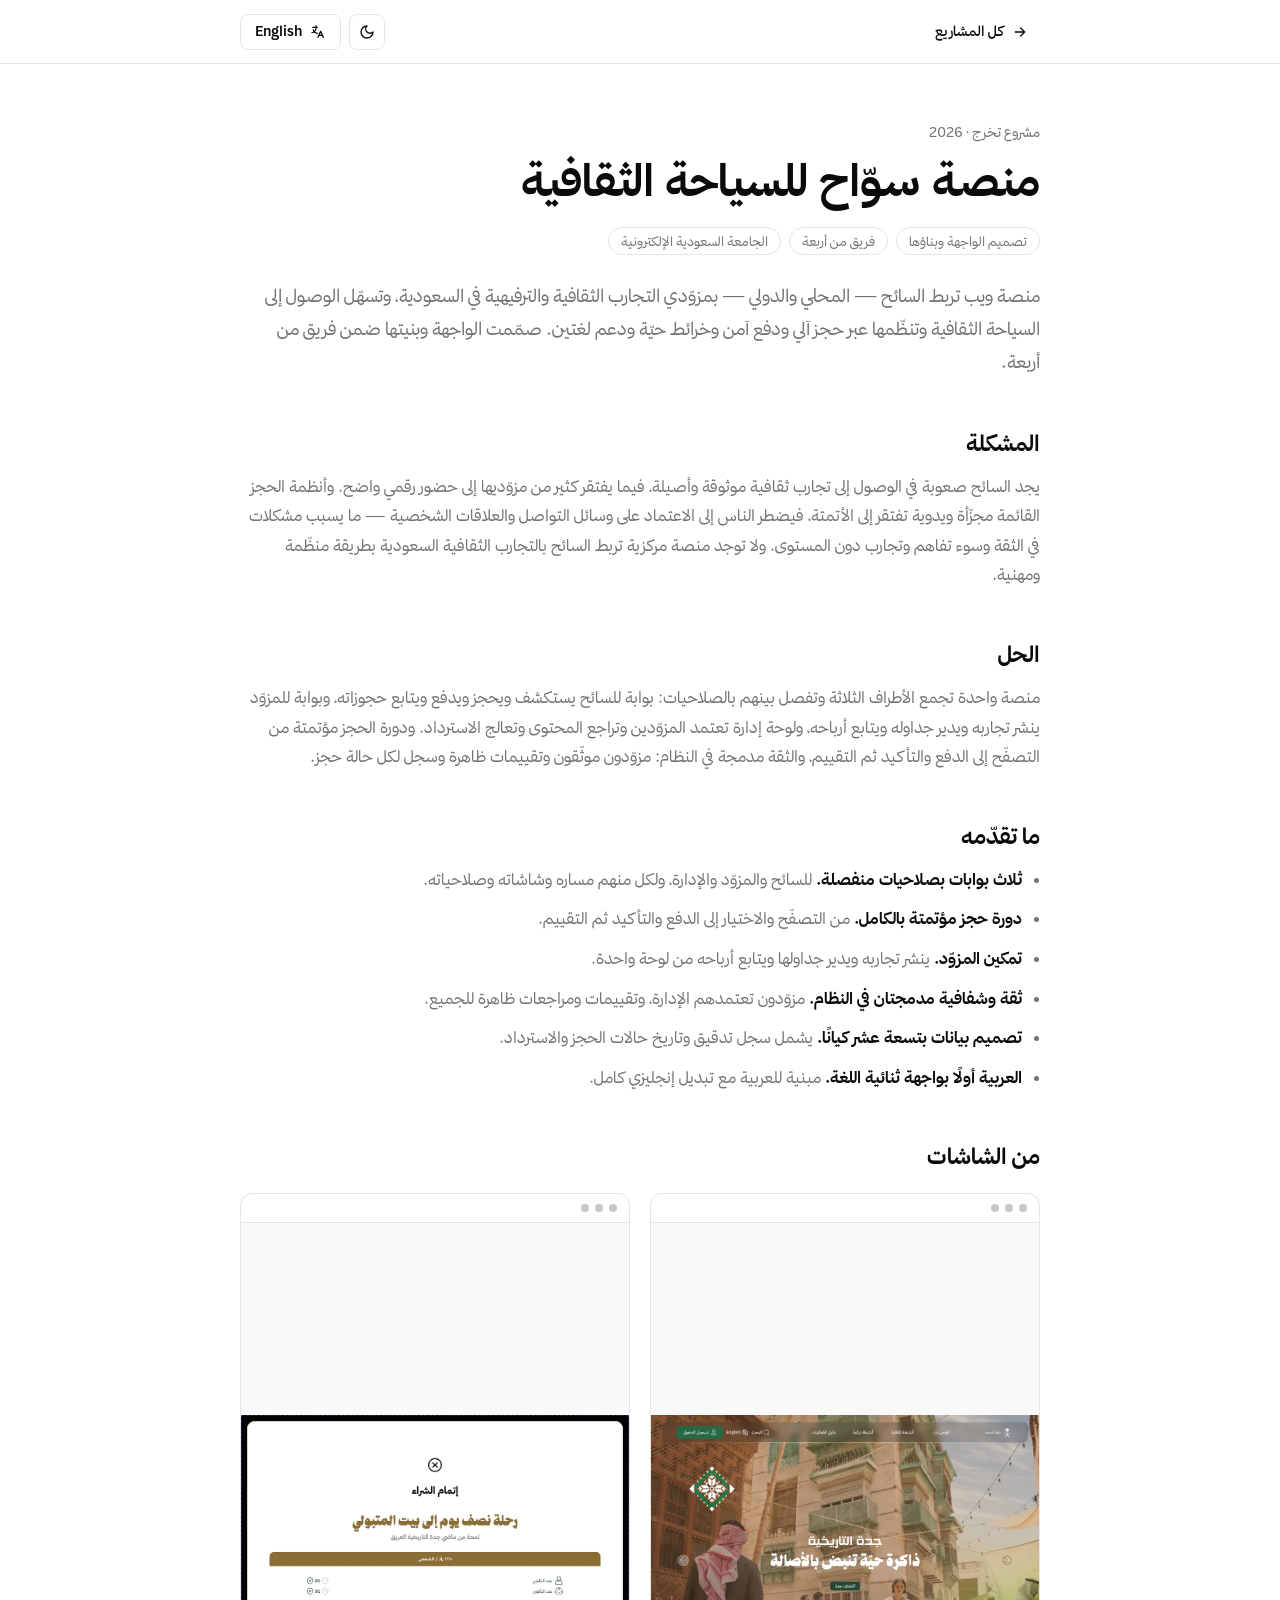
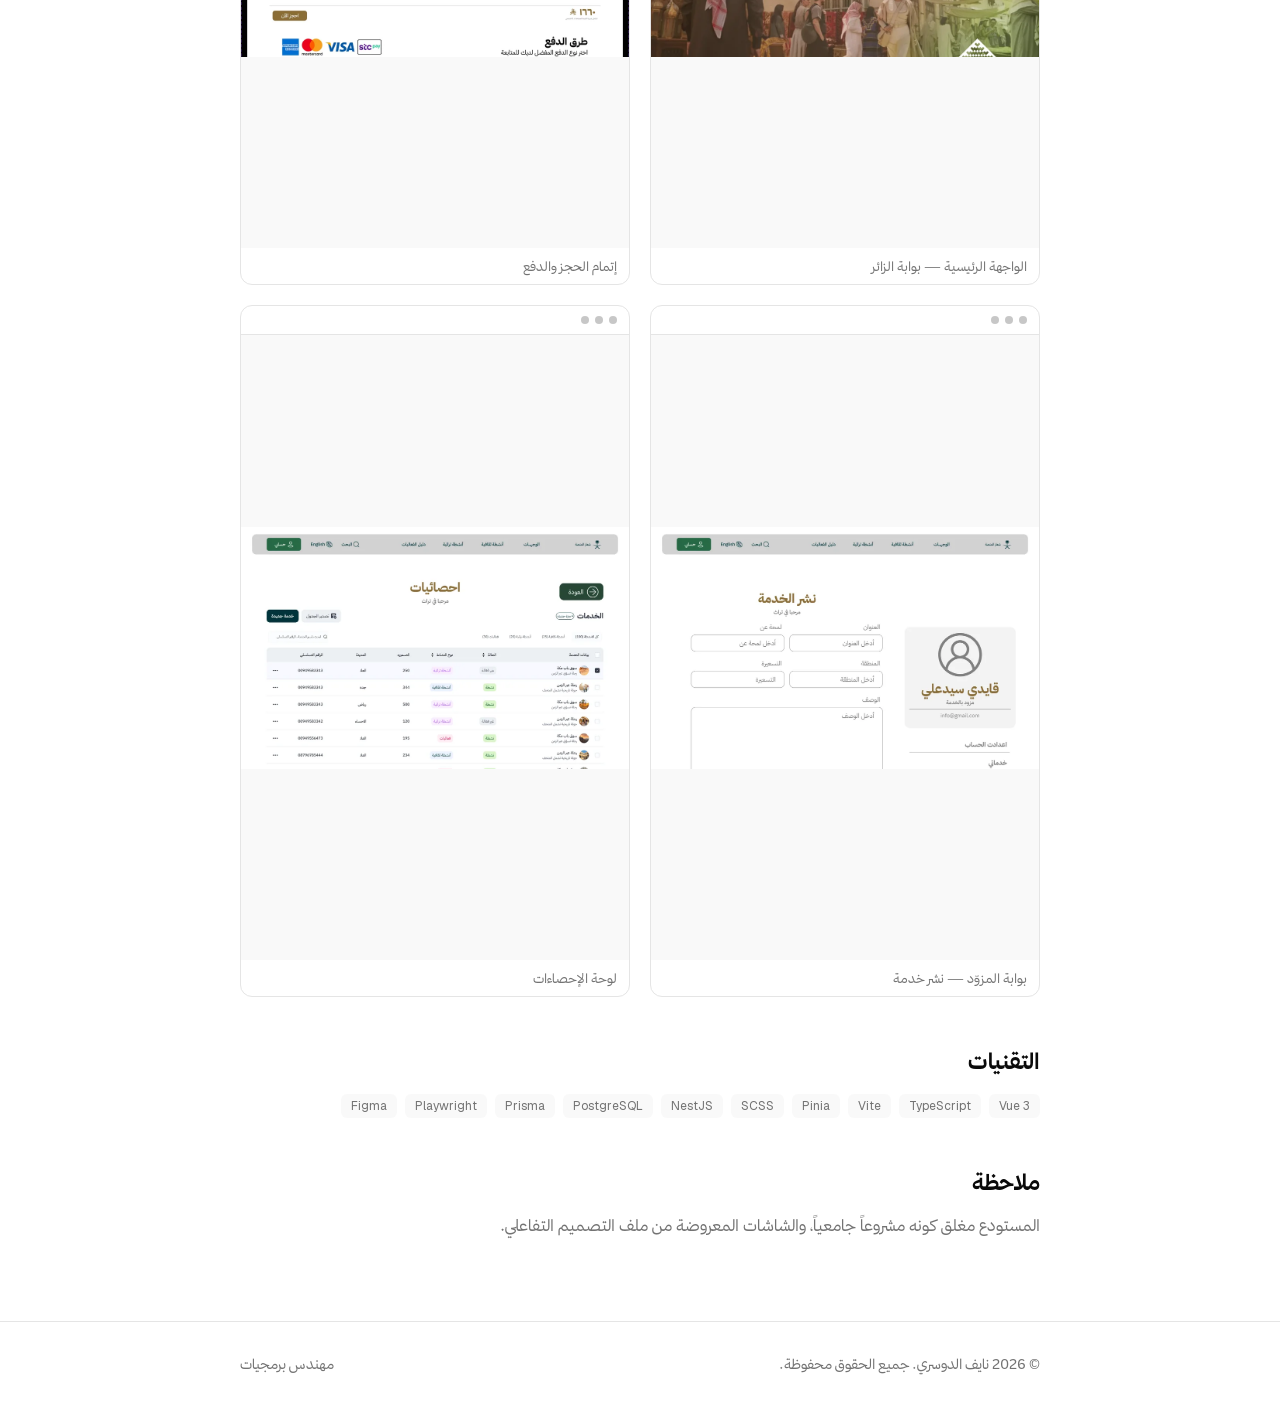
<file: sawah.html>
<!doctype html>
<html lang="ar" dir="rtl">
<head>
<meta charset="utf-8">
<meta name="viewport" content="width=device-width, initial-scale=1">
<title>Sawah Cultural Tourism Platform — Naif Aldosari</title>
<meta name="description" content="A cultural tourism platform with three permission-separated portals — a case study by Naif Aldosari.">
<meta property="og:type" content="article">
<meta property="og:title" content="Sawah Cultural Tourism Platform — Naif Aldosari">
<meta property="og:description" content="Three permission-separated portals, a full booking-to-payment journey, and a nineteen-entity data model.">
<link rel="icon" type="image/svg+xml" href="data:image/svg+xml,%3Csvg xmlns='http://www.w3.org/2000/svg' viewBox='0 0 64 64'%3E%3Crect width='64' height='64' rx='14' fill='%230a0a0a'/%3E%3Ctext x='32' y='46' text-anchor='middle' font-family='-apple-system,Segoe UI,sans-serif' font-size='40' font-weight='700' fill='%23fafafa'%3E%D9%86%3C/text%3E%3C/svg%3E">
<link rel="preload" href="fonts/thmanyah-sans-bold.woff2" as="font" type="font/woff2" crossorigin>
<link rel="preload" href="fonts/thmanyah-sans-regular.woff2" as="font" type="font/woff2" crossorigin>
<script>
/* قبل الرسم: الثيم واللغة من التخزين — الداكن والعربية هما الافتراض، كصفحة الرئيسية */
(function(){
  try{
    var t = localStorage.getItem("naif-portfolio-theme");
    if(t !== "light" && t !== "dark"){
      t = window.matchMedia && matchMedia("(prefers-color-scheme: light)").matches ? "light" : "dark";
    }
    if(t === "light") document.documentElement.classList.add("light");
    var l = localStorage.getItem("naif-portfolio-locale");
    if(l !== "ar" && l !== "en") l = "ar";
    if(l === "en"){ document.documentElement.lang = "en"; document.documentElement.dir = "ltr"; }
  }catch(e){}
})();
</script>
<link rel="stylesheet" href="assets/tokens.css?v=bb7102e9">
<style>
/* ---------- ترويسة الصفحة ---------- */
.topbar{position:sticky;top:0;z-index:40;height:64px;display:flex;align-items:center;
  border-bottom:1px solid var(--border);background:color-mix(in srgb,var(--background) 80%,transparent);
  backdrop-filter:blur(8px)}
@supports not (backdrop-filter:blur(1px)){.topbar{background:color-mix(in srgb,var(--background) 95%,transparent)}}
.topbar .in{width:100%;max-width:52rem;margin-inline:auto;padding-inline:16px;
  display:flex;align-items:center;justify-content:space-between;gap:12px}
.back{display:inline-flex;align-items:center;gap:8px;font-size:14px;font-weight:500;
  height:32px;padding-inline:12px;border-radius:8px;transition:background .15s}
.back:hover{background:color-mix(in srgb,var(--muted) 50%,transparent)}
/* سهم الرجوع يتبع اتجاه القراءة: في العربية يشير يميناً، وفي الإنجليزية يساراً.
   الأيقونة مرسومة تشير يميناً، فالقلب يلزم في LTR لا في RTL. */
html[dir=ltr] .back svg{transform:scaleX(-1)}
.tools{display:flex;align-items:center;gap:8px}
.btn{display:inline-flex;align-items:center;justify-content:center;gap:8px;border-radius:8px;
  font-size:14px;font-weight:500;border:1px solid transparent;transition:background .15s,border-color .15s}
.btn-outline{border-color:var(--input);background:color-mix(in srgb,var(--input) 30%,transparent);height:36px;padding-inline:14px}
.light .btn-outline{border-color:var(--border);background:var(--background)}
.btn-icon{width:36px;padding:0}

/* ---------- المقالة ---------- */
.wrap{max-width:52rem;margin-inline:auto;padding:56px 16px 80px}
.eyebrow{font-size:14px;color:var(--muted-foreground)}
h1{font-size:34px;line-height:1.2;font-weight:700;margin-top:8px}
@media (min-width:640px){h1{font-size:44px}}
html[dir=ltr] h1{letter-spacing:-.025em}
.meta{display:flex;flex-wrap:wrap;gap:8px;margin-top:20px}
.meta span{font-size:13px;line-height:16px;color:var(--muted-foreground);
  border:1px solid var(--border);border-radius:9999px;padding:5px 12px}
.lede{font-size:18px;line-height:1.85;color:var(--muted-foreground);margin-top:24px}
h2{font-size:22px;font-weight:600;margin-top:48px}
h2+p,h2+ul{margin-top:12px}
p{line-height:1.85;color:var(--muted-foreground)}
.wrap ul{list-style:disc;padding-inline-start:18px;display:flex;flex-direction:column;gap:10px;
  line-height:1.85;color:var(--muted-foreground)}
.wrap ul b{color:var(--foreground);font-weight:600}
.links{display:flex;flex-wrap:wrap;gap:8px 20px;margin-top:12px}
.links a{font-size:15px;color:var(--foreground);border-bottom:1px solid var(--border);
  padding-bottom:2px;transition:border-color .15s}
.links a:hover{border-bottom-color:var(--foreground)}
.badges{display:flex;flex-wrap:wrap;gap:8px;margin-top:16px}
.badge{font-size:12px;line-height:16px;border-radius:6px;padding:4px 10px;
  background:color-mix(in srgb,var(--muted) 60%,transparent);color:var(--muted-foreground);
  font-family:Geist,"Geist Fallback",ui-sans-serif,system-ui,sans-serif}

/* ---------- الشاشات في إطار متصفح ---------- */
.shots{display:grid;grid-template-columns:1fr;gap:20px;margin-top:20px}
@media (min-width:700px){.shots{grid-template-columns:1fr 1fr}}
.shot{border:1px solid var(--border);border-radius:12px;overflow:hidden;background:var(--card)}
.shot .bar{display:flex;gap:6px;padding:10px 12px;border-bottom:1px solid var(--border)}
.shot .bar i{width:8px;height:8px;border-radius:50%;background:var(--muted-foreground);opacity:.4}
.shot img{width:100%;display:block;aspect-ratio:16/10;object-fit:contain;
  background:color-mix(in srgb,var(--muted) 55%,transparent)}
/* الصور شديدة العرض أو الطول تحتفظ بنسبتها بدل حشرها في الإطار */
.shot.free img{aspect-ratio:auto}
.shot figcaption{font-size:13px;line-height:16px;color:var(--muted-foreground);padding:10px 12px}

footer{border-top:1px solid var(--border);padding:32px 0}
footer .in{max-width:52rem;margin-inline:auto;padding-inline:16px;display:flex;flex-wrap:wrap;
  justify-content:space-between;gap:8px;font-size:14px;color:var(--muted-foreground)}
</style>
</head>
<body>

<svg width="0" height="0" style="position:absolute" aria-hidden="true">
  <symbol id="i-arrow" viewBox="0 0 24 24" fill="none" stroke="currentColor" stroke-width="2" stroke-linecap="round" stroke-linejoin="round"><path d="M5 12h14M13 6l6 6-6 6"/></symbol>
  <symbol id="i-sun" viewBox="0 0 24 24" fill="none" stroke="currentColor" stroke-width="2" stroke-linecap="round" stroke-linejoin="round"><circle cx="12" cy="12" r="4"/><path d="M12 2v2M12 20v2M4.9 4.9l1.4 1.4M17.7 17.7l1.4 1.4M2 12h2M20 12h2M4.9 19.1l1.4-1.4M17.7 6.3l1.4-1.4"/></symbol>
  <symbol id="i-moon" viewBox="0 0 24 24" fill="none" stroke="currentColor" stroke-width="2" stroke-linecap="round" stroke-linejoin="round"><path d="M12 3a6 6 0 0 0 9 9 9 9 0 1 1-9-9z"/></symbol>
  <symbol id="i-lang" viewBox="0 0 24 24" fill="none" stroke="currentColor" stroke-width="2" stroke-linecap="round" stroke-linejoin="round"><path d="M4 5h7M9 3v2c0 4.4-2.7 8-6 8M5 9c0 2.1 3 4.1 6 5M12 20l4-9 4 9M13.8 17h4.4"/></symbol>
</svg>

<header class="topbar">
  <div class="in">
    <a class="back" href="index.html#projects">
      <svg class="icon" width="16" height="16" aria-hidden="true" focusable="false"><use href="#i-arrow"></use></svg>
      <span data-i18n="back">كل المشاريع</span>
    </a>
    <div class="tools">
      <button class="btn btn-outline btn-icon" type="button" id="theme" aria-label="الوضع الفاتح">
        <svg class="icon icon-sun" width="16" height="16" aria-hidden="true" focusable="false"><use href="#i-sun"></use></svg>
      </button>
      <button class="btn btn-outline" type="button" id="lang">
        <svg class="icon" width="16" height="16" aria-hidden="true" focusable="false"><use href="#i-lang"></use></svg>
        <span data-i18n="langToggle">English</span>
      </button>
    </div>
  </div>
</header>

<main class="wrap">
  <p class="eyebrow" data-i18n="eyebrow">مشروع تخرج · 2026</p>
  <h1 data-i18n="title">منصة سوّاح للسياحة الثقافية</h1>

  <div class="meta">
    <span data-i18n="m1">تصميم الواجهة وبناؤها</span>
    <span data-i18n="m2">فريق من أربعة</span>
    <span data-i18n="m3">الجامعة السعودية الإلكترونية</span>
  </div>

  <p class="lede" data-i18n="lede">منصة ويب تربط السائح — المحلي والدولي — بمزوّدي التجارب الثقافية والترفيهية في السعودية، وتسهّل الوصول إلى السياحة الثقافية وتنظّمها عبر حجز آلي ودفع آمن وخرائط حيّة ودعم لغتين. صمّمت الواجهة وبنيتها ضمن فريق من أربعة.</p>

  <h2 data-i18n="h_problem">المشكلة</h2>
  <p data-i18n="p_problem">يجد السائح صعوبة في الوصول إلى تجارب ثقافية موثوقة وأصيلة، فيما يفتقر كثير من مزوّديها إلى حضور رقمي واضح. وأنظمة الحجز القائمة مجزّأة ويدوية تفتقر إلى الأتمتة، فيضطر الناس إلى الاعتماد على وسائل التواصل والعلاقات الشخصية — ما يسبب مشكلات في الثقة وسوء تفاهم وتجارب دون المستوى. ولا توجد منصة مركزية تربط السائح بالتجارب الثقافية السعودية بطريقة منظّمة ومهنية.</p>

  <h2 data-i18n="h_solution">الحل</h2>
  <p data-i18n="p_solution">منصة واحدة تجمع الأطراف الثلاثة وتفصل بينهم بالصلاحيات: بوابة للسائح يستكشف ويحجز ويدفع ويتابع حجوزاته، وبوابة للمزوّد ينشر تجاربه ويدير جداوله ويتابع أرباحه، ولوحة إدارة تعتمد المزوّدين وتراجع المحتوى وتعالج الاسترداد. ودورة الحجز مؤتمتة من التصفّح إلى الدفع والتأكيد ثم التقييم، والثقة مدمجة في النظام: مزوّدون موثّقون وتقييمات ظاهرة وسجل لكل حالة حجز.</p>

  <h2 data-i18n="h_features">ما تقدّمه</h2>
  <ul>
    <li data-i18n="f1"><b>ثلاث بوابات بصلاحيات منفصلة.</b> للسائح والمزوّد والإدارة، ولكل منهم مساره وشاشاته وصلاحياته.</b> زائر ومزوّد وإدارة، لكلٍّ مساره وشاشاته وصلاحيته.</li>
    <li data-i18n="f2"><b>دورة حجز مؤتمتة بالكامل.</b> من التصفّح والاختيار إلى الدفع والتأكيد ثم التقييم.</b> من اختيار التجربة إلى طريقة الدفع إلى تأكيد الحجز.</li>
    <li data-i18n="f3"><b>تمكين المزوّد.</b> ينشر تجاربه ويدير جداولها ويتابع أرباحه من لوحة واحدة.</b> نشر الخدمة وإدارتها ولوحة إحصاءات تقرأ الأداء.</li>
    <li data-i18n="f4"><b>ثقة وشفافية مدمجتان في النظام.</b> مزوّدون تعتمدهم الإدارة، وتقييمات ومراجعات ظاهرة للجميع.</b> خريطة تفاعلية للوجهات، ودليل فعاليات وأنشطة ثقافية وتراثية.</li>
    <li data-i18n="f5"><b>تصميم بيانات بتسعة عشر كيانًا.</b> يشمل سجل تدقيق وتاريخ حالات الحجز والاسترداد.</b> يشمل سجل تدقيق وتاريخ حالات الحجز والاسترداد.</li>
    <li data-i18n="f6"><b>العربية أولًا بواجهة ثنائية اللغة.</b> مبنية للعربية مع تبديل إنجليزي كامل.</b> الواجهة مبنية للعربية مع تبديل إنجليزي كامل.</li>
  </ul>

  <h2 data-i18n="h_screens">من الشاشات</h2>
  <div class="shots">
    <figure class="shot">
      <div class="bar" aria-hidden="true"><i></i><i></i><i></i></div>
      <img src="shots/sawah/01-home.webp" width="1000" height="625" loading="lazy" decoding="async"
           alt="الصفحة الرئيسية لسوّاح: واجهة جدة التاريخية">
      <figcaption data-i18n="s1">الواجهة الرئيسية — بوابة الزائر</figcaption>
    </figure>
    <figure class="shot">
      <div class="bar" aria-hidden="true"><i></i><i></i><i></i></div>
      <img src="shots/sawah/04-checkout.webp" width="1000" height="625" loading="lazy" decoding="async"
           alt="إتمام الشراء: اختيار طريقة الدفع وتأكيد الحجز">
      <figcaption data-i18n="s2">إتمام الحجز والدفع</figcaption>
    </figure>
    <figure class="shot">
      <div class="bar" aria-hidden="true"><i></i><i></i><i></i></div>
      <img src="shots/sawah/02-provider.webp" width="1000" height="625" loading="lazy" decoding="async"
           alt="بوابة المزوّد: نموذج نشر خدمة جديدة">
      <figcaption data-i18n="s3">بوابة المزوّد — نشر خدمة</figcaption>
    </figure>
    <figure class="shot">
      <div class="bar" aria-hidden="true"><i></i><i></i><i></i></div>
      <img src="shots/sawah/03-statistics.webp" width="1000" height="625" loading="lazy" decoding="async"
           alt="لوحة الإحصاءات: جدول الخدمات ومؤشرات الأداء">
      <figcaption data-i18n="s4">لوحة الإحصاءات</figcaption>
    </figure>
  </div>

  <h2 data-i18n="h_stack">التقنيات</h2>
  <div class="badges">
    <span class="badge" dir="ltr">Vue 3</span>
    <span class="badge" dir="ltr">TypeScript</span>
    <span class="badge" dir="ltr">Vite</span>
    <span class="badge" dir="ltr">Pinia</span>
    <span class="badge" dir="ltr">SCSS</span>
    <span class="badge" dir="ltr">NestJS</span>
    <span class="badge" dir="ltr">PostgreSQL</span>
    <span class="badge" dir="ltr">Prisma</span>
    <span class="badge" dir="ltr">Playwright</span>
    <span class="badge" dir="ltr">Figma</span>
  </div>

  <h2 data-i18n="h_note">ملاحظة</h2>
  <p data-i18n="p_note">المستودع مغلق كونه مشروعاً جامعياً، والشاشات المعروضة من ملف التصميم التفاعلي.</p>
</main>

<footer>
  <div class="in">
    <span data-i18n="copy">© 2026 نايف الدوسري. جميع الحقوق محفوظة.</span>
    <span data-i18n="role">مهندس برمجيات</span>
  </div>
</footer>

<script>
(function(){
  var THEME_KEY = "naif-portfolio-theme", LOCALE_KEY = "naif-portfolio-locale";
  var root = document.documentElement;

  var dict = {
    ar: {
      back:"كل المشاريع", langToggle:"English",
      eyebrow:"مشروع تخرج · 2026",
      title:"منصة سوّاح للسياحة الثقافية",
      m1:"تصميم الواجهة وبناؤها", m2:"فريق من أربعة", m3:"الجامعة السعودية الإلكترونية",
      lede:"منصة ويب تربط السائح — المحلي والدولي — بمزوّدي التجارب الثقافية والترفيهية في السعودية، وتسهّل الوصول إلى السياحة الثقافية وتنظّمها عبر حجز آلي ودفع آمن وخرائط حيّة ودعم لغتين. صمّمت الواجهة وبنيتها ضمن فريق من أربعة.",
      h_problem:"المشكلة",
      p_problem:"يجد السائح صعوبة في الوصول إلى تجارب ثقافية موثوقة وأصيلة، فيما يفتقر كثير من مزوّديها إلى حضور رقمي واضح. وأنظمة الحجز القائمة مجزّأة ويدوية تفتقر إلى الأتمتة، فيضطر الناس إلى الاعتماد على وسائل التواصل والعلاقات الشخصية — ما يسبب مشكلات في الثقة وسوء تفاهم وتجارب دون المستوى. ولا توجد منصة مركزية تربط السائح بالتجارب الثقافية السعودية بطريقة منظّمة ومهنية.",
      h_solution:"الحل",
      p_solution:"منصة واحدة تجمع الأطراف الثلاثة وتفصل بينهم بالصلاحيات: بوابة للسائح يستكشف ويحجز ويدفع ويتابع حجوزاته، وبوابة للمزوّد ينشر تجاربه ويدير جداوله ويتابع أرباحه، ولوحة إدارة تعتمد المزوّدين وتراجع المحتوى وتعالج الاسترداد. ودورة الحجز مؤتمتة من التصفّح إلى الدفع والتأكيد ثم التقييم، والثقة مدمجة في النظام: مزوّدون موثّقون وتقييمات ظاهرة وسجل لكل حالة حجز.",
      h_features:"ما تقدّمه",
      f1:"<b>ثلاث بوابات بصلاحيات منفصلة.</b> للسائح والمزوّد والإدارة، ولكل منهم مساره وشاشاته وصلاحياته.",
      f2:"<b>دورة حجز مؤتمتة بالكامل.</b> من التصفّح والاختيار إلى الدفع والتأكيد ثم التقييم.",
      f3:"<b>تمكين المزوّد.</b> ينشر تجاربه ويدير جداولها ويتابع أرباحه من لوحة واحدة.",
      f4:"<b>ثقة وشفافية مدمجتان في النظام.</b> مزوّدون تعتمدهم الإدارة، وتقييمات ومراجعات ظاهرة للجميع.",
      f5:"<b>تصميم بيانات بتسعة عشر كيانًا.</b> يشمل سجل تدقيق وتاريخ حالات الحجز والاسترداد.",
      f6:"<b>العربية أولًا بواجهة ثنائية اللغة.</b> مبنية للعربية مع تبديل إنجليزي كامل.",
      h_screens:"من الشاشات",
      s1:"الواجهة الرئيسية — بوابة الزائر", s2:"إتمام الحجز والدفع",
      s3:"بوابة المزوّد — نشر خدمة", s4:"لوحة الإحصاءات",
      h_stack:"التقنيات",
      h_note:"ملاحظة",
      p_note:"المستودع مغلق كونه مشروعاً جامعياً، والشاشات المعروضة من ملف التصميم التفاعلي.",
      copy:"© 2026 نايف الدوسري. جميع الحقوق محفوظة.", role:"مهندس برمجيات"
    },
    en: {
      back:"All projects", langToggle:"العربية",
      eyebrow:"Graduation project · 2026",
      title:"Sawah Cultural Tourism Platform",
      m1:"Front-end design and build", m2:"Team of four", m3:"Saudi Electronic University",
      lede:"A web platform connecting tourists — local and international — with cultural and entertainment service providers across Saudi Arabia, making cultural tourism more accessible and better organised through automated booking, secure payments, live maps, and bilingual support. I designed and built the front end in a team of four.",
      h_problem:"The problem",
      p_problem:"Tourists struggle to find reliable, authentic cultural experiences, and many of the providers offering them have no visible digital presence. Existing booking systems are fragmented and manual with little automation, so people fall back on social media and personal connections — which breeds trust issues, miscommunication, and low-quality experiences. And there is no central platform dedicated to connecting tourists with Saudi cultural experiences in a structured, professional way.",
      h_solution:"The solution",
      p_solution:"One platform that brings all three parties together and separates them by permission: a tourist portal to explore, book, pay, and track bookings; a provider portal to publish experiences, manage schedules, and follow earnings; and an admin dashboard to approve providers, review content, and handle refunds. The booking lifecycle is automated from browsing to payment to confirmation to review, and trust is built into the system rather than bolted on: admin-verified providers, visible ratings, and a recorded history for every booking state.",
      h_features:"What it does",
      f1:"<b>Three permission-separated portals.</b> Tourist, provider, and admin — each with its own flow, screens, and permissions.",
      f2:"<b>A fully automated booking lifecycle.</b> From browsing and selection to payment, confirmation, and review.",
      f3:"<b>Providers empowered.</b> Publish experiences, manage their schedules, and track earnings from one dashboard.",
      f4:"<b>Trust and transparency built in.</b> Admin-verified providers, with ratings and reviews visible to everyone.",
      f5:"<b>A nineteen-entity data model.</b> Including an audit log, booking status history, and refunds.",
      f6:"<b>Arabic-first, fully bilingual.</b> Built for Arabic with a complete English toggle.",
      h_screens:"Selected screens",
      s1:"Home — visitor portal", s2:"Checkout and payment",
      s3:"Provider portal — publish a service", s4:"Statistics dashboard",
      h_stack:"Stack",
      h_note:"Note",
      p_note:"The repository is private as a university project; the screens shown come from the interactive design file.",
      copy:"© 2026 Naif Aldosari. All rights reserved.", role:"Software Engineer"
    }
  };

  function applyLocale(l){
    root.setAttribute("lang", l);
    root.setAttribute("dir", l === "ar" ? "rtl" : "ltr");
    var d = dict[l];
    var els = document.querySelectorAll("[data-i18n]");
    for(var i = 0; i < els.length; i++){
      var v = d[els[i].getAttribute("data-i18n")];
      if(v != null) els[i].innerHTML = v;
    }
    document.title = (l === "ar" ? "منصة سوّاح — نايف الدوسري" : "Sawah Cultural Tourism Platform — Naif Aldosari");
  }

  function applyTheme(t){
    root.classList.toggle("light", t === "light");
    var btn = document.getElementById("theme");
    var icon = btn.querySelector("use");
    icon.setAttribute("href", t === "light" ? "#i-moon" : "#i-sun");
    btn.setAttribute("aria-label", root.getAttribute("lang") === "ar"
      ? (t === "light" ? "الوضع الداكن" : "الوضع الفاتح")
      : (t === "light" ? "Dark mode" : "Light mode"));
  }

  var locale = "ar", theme = "dark";
  try{
    var sl = localStorage.getItem(LOCALE_KEY); if(sl === "ar" || sl === "en") locale = sl;
    var st = localStorage.getItem(THEME_KEY);
    theme = (st === "light" || st === "dark") ? st
      : (window.matchMedia && matchMedia("(prefers-color-scheme: light)").matches ? "light" : "dark");
  }catch(e){}
  applyLocale(locale); applyTheme(theme);

  document.getElementById("lang").addEventListener("click", function(){
    locale = locale === "ar" ? "en" : "ar";
    try{ localStorage.setItem(LOCALE_KEY, locale); }catch(e){}
    applyLocale(locale); applyTheme(theme);
  });
  document.getElementById("theme").addEventListener("click", function(){
    theme = theme === "light" ? "dark" : "light";
    try{ localStorage.setItem(THEME_KEY, theme); }catch(e){}
    applyTheme(theme);
  });
  addEventListener("storage", function(e){
    if(e.key === LOCALE_KEY && (e.newValue === "ar" || e.newValue === "en")){ locale = e.newValue; applyLocale(locale); applyTheme(theme); }
    if(e.key === THEME_KEY && (e.newValue === "light" || e.newValue === "dark")){ theme = e.newValue; applyTheme(theme); }
  });
})();
</script>
</body>
</html>
</file>
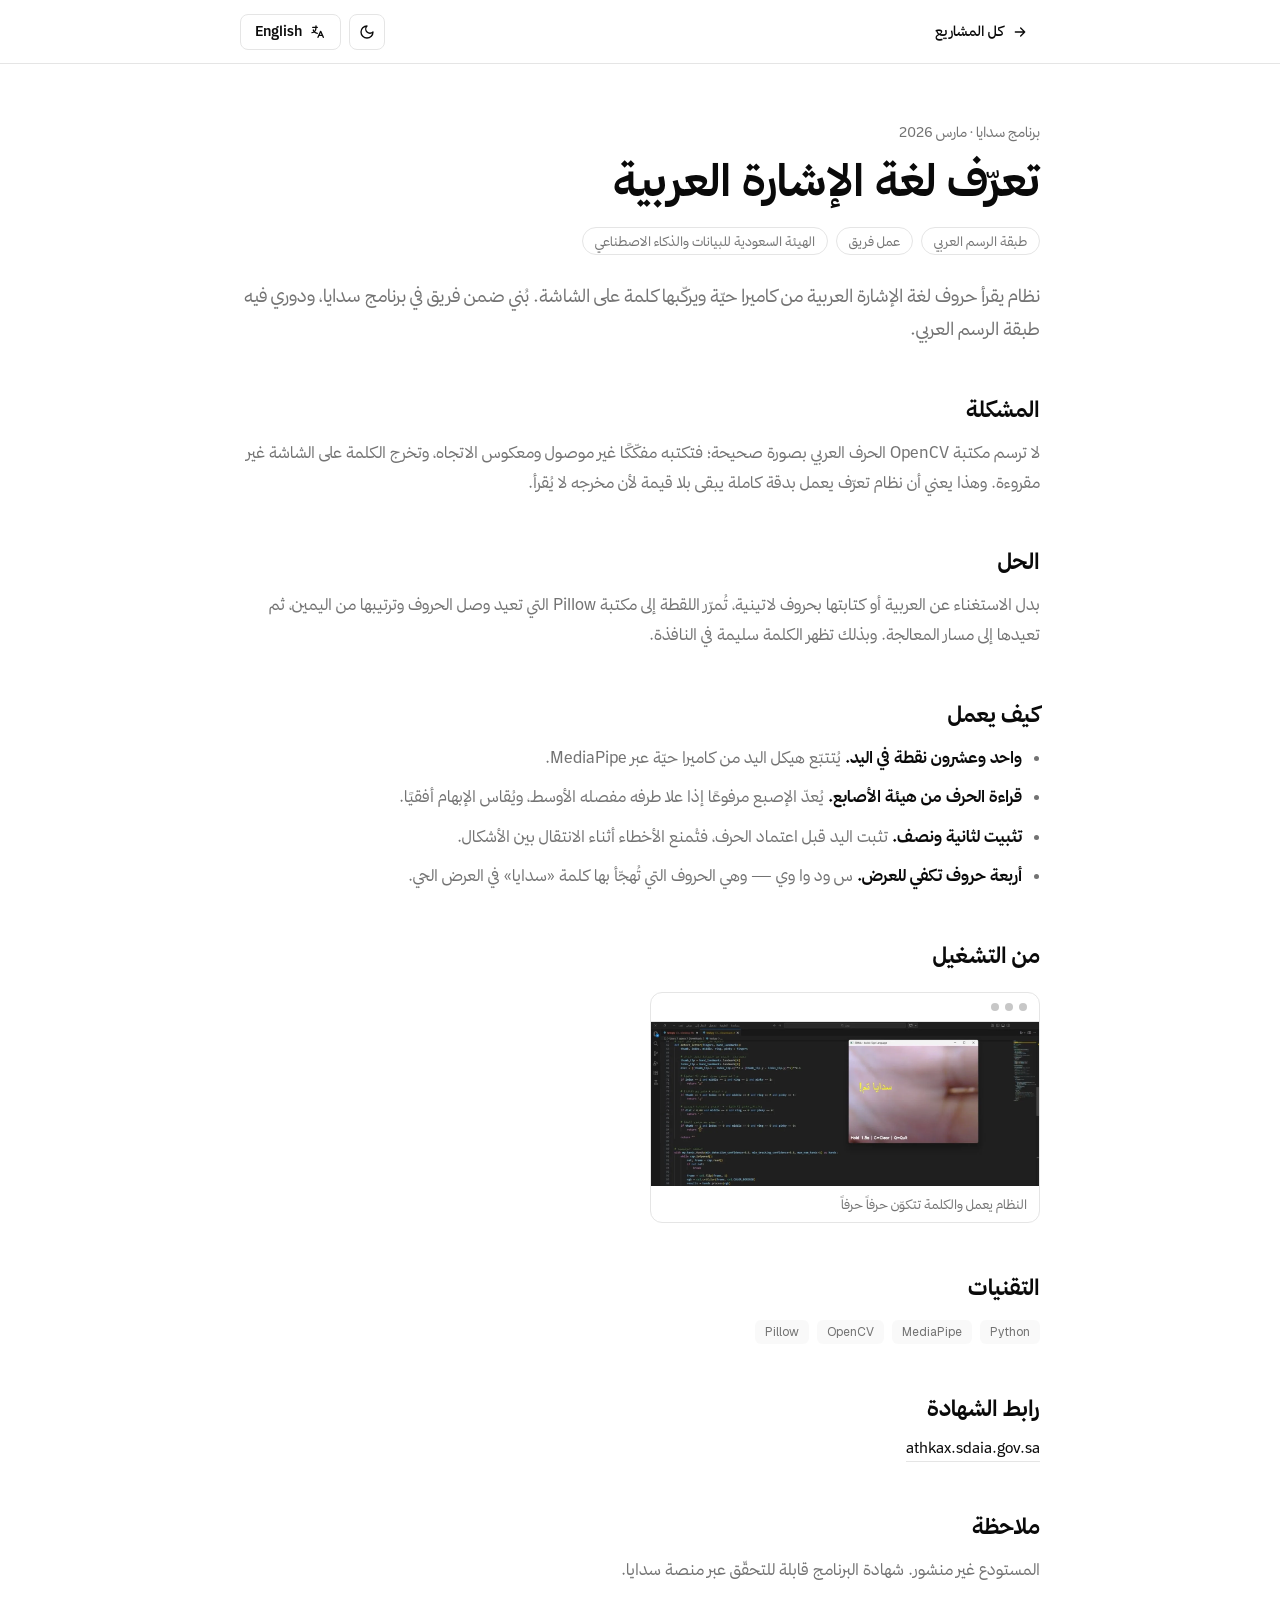
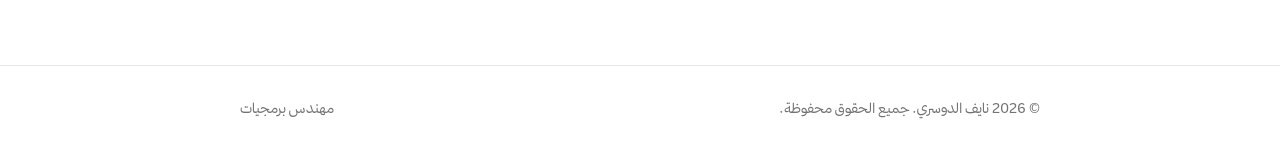
<file: sign-language.html>
<!doctype html>
<html lang="ar" dir="rtl">
<head>
<meta charset="utf-8">
<meta name="viewport" content="width=device-width, initial-scale=1">
<title>Arabic Sign Language Recognition — Naif Aldosari</title>
<meta name="description" content="A system that reads Arabic sign-language letters from a live camera and composes them into a word on screen. Built in a team within SDAIA's program; my part was the Arabic rendering layer.">
<meta property="og:type" content="article">
<meta property="og:title" content="Arabic Sign Language Recognition — Naif Aldosari">
<meta property="og:description" content="A system that reads Arabic sign-language letters from a live camera and composes them into a word on screen. Built in a team within SDAIA's program; my part was the Arabic rendering layer.">
<link rel="icon" type="image/svg+xml" href="data:image/svg+xml,%3Csvg xmlns='http://www.w3.org/2000/svg' viewBox='0 0 64 64'%3E%3Crect width='64' height='64' rx='14' fill='%230a0a0a'/%3E%3Ctext x='32' y='46' text-anchor='middle' font-family='-apple-system,Segoe UI,sans-serif' font-size='40' font-weight='700' fill='%23fafafa'%3E%D9%86%3C/text%3E%3C/svg%3E">
<link rel="preload" href="fonts/thmanyah-sans-bold.woff2" as="font" type="font/woff2" crossorigin>
<link rel="preload" href="fonts/thmanyah-sans-regular.woff2" as="font" type="font/woff2" crossorigin>
<script>
/* قبل الرسم: الثيم واللغة من التخزين — الداكن والعربية هما الافتراض، كصفحة الرئيسية */
(function(){
  try{
    var t = localStorage.getItem("naif-portfolio-theme");
    if(t !== "light" && t !== "dark"){
      t = window.matchMedia && matchMedia("(prefers-color-scheme: light)").matches ? "light" : "dark";
    }
    if(t === "light") document.documentElement.classList.add("light");
    var l = localStorage.getItem("naif-portfolio-locale");
    if(l !== "ar" && l !== "en") l = "ar";
    if(l === "en"){ document.documentElement.lang = "en"; document.documentElement.dir = "ltr"; }
  }catch(e){}
})();
</script>
<link rel="stylesheet" href="assets/tokens.css?v=bb7102e9">
<style>
/* ---------- ترويسة الصفحة ---------- */
.topbar{position:sticky;top:0;z-index:40;height:64px;display:flex;align-items:center;
  border-bottom:1px solid var(--border);background:color-mix(in srgb,var(--background) 80%,transparent);
  backdrop-filter:blur(8px)}
@supports not (backdrop-filter:blur(1px)){.topbar{background:color-mix(in srgb,var(--background) 95%,transparent)}}
.topbar .in{width:100%;max-width:52rem;margin-inline:auto;padding-inline:16px;
  display:flex;align-items:center;justify-content:space-between;gap:12px}
.back{display:inline-flex;align-items:center;gap:8px;font-size:14px;font-weight:500;
  height:32px;padding-inline:12px;border-radius:8px;transition:background .15s}
.back:hover{background:color-mix(in srgb,var(--muted) 50%,transparent)}
/* سهم الرجوع يتبع اتجاه القراءة: في العربية يشير يميناً، وفي الإنجليزية يساراً.
   الأيقونة مرسومة تشير يميناً، فالقلب يلزم في LTR لا في RTL. */
html[dir=ltr] .back svg{transform:scaleX(-1)}
.tools{display:flex;align-items:center;gap:8px}
.btn{display:inline-flex;align-items:center;justify-content:center;gap:8px;border-radius:8px;
  font-size:14px;font-weight:500;border:1px solid transparent;transition:background .15s,border-color .15s}
.btn-outline{border-color:var(--input);background:color-mix(in srgb,var(--input) 30%,transparent);height:36px;padding-inline:14px}
.light .btn-outline{border-color:var(--border);background:var(--background)}
.btn-icon{width:36px;padding:0}

/* ---------- المقالة ---------- */
.wrap{max-width:52rem;margin-inline:auto;padding:56px 16px 80px}
.eyebrow{font-size:14px;color:var(--muted-foreground)}
h1{font-size:34px;line-height:1.2;font-weight:700;margin-top:8px}
@media (min-width:640px){h1{font-size:44px}}
html[dir=ltr] h1{letter-spacing:-.025em}
.meta{display:flex;flex-wrap:wrap;gap:8px;margin-top:20px}
.meta span{font-size:13px;line-height:16px;color:var(--muted-foreground);
  border:1px solid var(--border);border-radius:9999px;padding:5px 12px}
.lede{font-size:18px;line-height:1.85;color:var(--muted-foreground);margin-top:24px}
h2{font-size:22px;font-weight:600;margin-top:48px}
h2+p,h2+ul{margin-top:12px}
p{line-height:1.85;color:var(--muted-foreground)}
.wrap ul{list-style:disc;padding-inline-start:18px;display:flex;flex-direction:column;gap:10px;
  line-height:1.85;color:var(--muted-foreground)}
.wrap ul b{color:var(--foreground);font-weight:600}
.links{display:flex;flex-wrap:wrap;gap:8px 20px;margin-top:12px}
.links a{font-size:15px;color:var(--foreground);border-bottom:1px solid var(--border);
  padding-bottom:2px;transition:border-color .15s}
.links a:hover{border-bottom-color:var(--foreground)}
.badges{display:flex;flex-wrap:wrap;gap:8px;margin-top:16px}
.badge{font-size:12px;line-height:16px;border-radius:6px;padding:4px 10px;
  background:color-mix(in srgb,var(--muted) 60%,transparent);color:var(--muted-foreground);
  font-family:Geist,"Geist Fallback",ui-sans-serif,system-ui,sans-serif}

/* ---------- الشاشات في إطار متصفح ---------- */
.shots{display:grid;grid-template-columns:1fr;gap:20px;margin-top:20px}
@media (min-width:700px){.shots{grid-template-columns:1fr 1fr}}
.shot{border:1px solid var(--border);border-radius:12px;overflow:hidden;background:var(--card)}
.shot .bar{display:flex;gap:6px;padding:10px 12px;border-bottom:1px solid var(--border)}
.shot .bar i{width:8px;height:8px;border-radius:50%;background:var(--muted-foreground);opacity:.4}
.shot img{width:100%;display:block;aspect-ratio:16/10;object-fit:contain;
  background:color-mix(in srgb,var(--muted) 55%,transparent)}
/* الصور شديدة العرض أو الطول تحتفظ بنسبتها بدل حشرها في الإطار */
.shot.free img{aspect-ratio:auto}
.shot figcaption{font-size:13px;line-height:16px;color:var(--muted-foreground);padding:10px 12px}

footer{border-top:1px solid var(--border);padding:32px 0}
footer .in{max-width:52rem;margin-inline:auto;padding-inline:16px;display:flex;flex-wrap:wrap;
  justify-content:space-between;gap:8px;font-size:14px;color:var(--muted-foreground)}
</style>
</head>
<body>

<svg width="0" height="0" style="position:absolute" aria-hidden="true">
  <symbol id="i-arrow" viewBox="0 0 24 24" fill="none" stroke="currentColor" stroke-width="2" stroke-linecap="round" stroke-linejoin="round"><path d="M5 12h14M13 6l6 6-6 6"/></symbol>
  <symbol id="i-sun" viewBox="0 0 24 24" fill="none" stroke="currentColor" stroke-width="2" stroke-linecap="round" stroke-linejoin="round"><circle cx="12" cy="12" r="4"/><path d="M12 2v2M12 20v2M4.9 4.9l1.4 1.4M17.7 17.7l1.4 1.4M2 12h2M20 12h2M4.9 19.1l1.4-1.4M17.7 6.3l1.4-1.4"/></symbol>
  <symbol id="i-moon" viewBox="0 0 24 24" fill="none" stroke="currentColor" stroke-width="2" stroke-linecap="round" stroke-linejoin="round"><path d="M12 3a6 6 0 0 0 9 9 9 9 0 1 1-9-9z"/></symbol>
  <symbol id="i-lang" viewBox="0 0 24 24" fill="none" stroke="currentColor" stroke-width="2" stroke-linecap="round" stroke-linejoin="round"><path d="M4 5h7M9 3v2c0 4.4-2.7 8-6 8M5 9c0 2.1 3 4.1 6 5M12 20l4-9 4 9M13.8 17h4.4"/></symbol>
</svg>

<header class="topbar">
  <div class="in">
    <a class="back" href="index.html#projects">
      <svg class="icon" width="16" height="16" aria-hidden="true" focusable="false"><use href="#i-arrow"></use></svg>
      <span data-i18n="back">كل المشاريع</span>
    </a>
    <div class="tools">
      <button class="btn btn-outline btn-icon" type="button" id="theme" aria-label="الوضع الفاتح">
        <svg class="icon icon-sun" width="16" height="16" aria-hidden="true" focusable="false"><use href="#i-sun"></use></svg>
      </button>
      <button class="btn btn-outline" type="button" id="lang">
        <svg class="icon" width="16" height="16" aria-hidden="true" focusable="false"><use href="#i-lang"></use></svg>
        <span data-i18n="langToggle">English</span>
      </button>
    </div>
  </div>
</header>

<main class="wrap">
  <p class="eyebrow" data-i18n="eyebrow"></p>
  <h1 data-i18n="title"></h1>

  <div class="meta">
    <span data-i18n="m1"></span>
    <span data-i18n="m2"></span>
    <span data-i18n="m3"></span>
  </div>

  <p class="lede" data-i18n="lede"></p>

  <h2 data-i18n="h_problem"></h2>
  <p data-i18n="p_problem"></p>

  <h2 data-i18n="h_solution"></h2>
  <p data-i18n="p_solution"></p>

  <h2 data-i18n="h_features"></h2>
  <ul>
    <li data-i18n="f1"></li>
    <li data-i18n="f2"></li>
    <li data-i18n="f3"></li>
    <li data-i18n="f4"></li>
  </ul>

  <h2 data-i18n="h_screens"></h2>
  <div class="shots">
    <figure class="shot free">
      <div class="bar" aria-hidden="true"><i></i><i></i><i></i></div>
      <img src="shots/sign/01-detector.webp" loading="lazy" decoding="async" alt="النظام يعمل: نافذة التعرّف تهجّئ الكلمة حرفاً حرفاً">
      <figcaption data-i18n="s1"></figcaption>
    </figure>
  </div>

  <h2 data-i18n="h_stack"></h2>
  <div class="badges">
    <span class="badge" dir="ltr">Python</span>
    <span class="badge" dir="ltr">MediaPipe</span>
    <span class="badge" dir="ltr">OpenCV</span>
    <span class="badge" dir="ltr">Pillow</span>
  </div>

  <h2 data-i18n="h_links"></h2>
  <div class="links">
    <a href="https://athkax.sdaia.gov.sa/certificate-verification?type=Event&id=123&certificate=13585&learner=na2faldosari@gmail.com" target="_blank" rel="noopener">athkax.sdaia.gov.sa</a>
  </div>

  <h2 data-i18n="h_note"></h2>
  <p data-i18n="p_note"></p>
</main>

<footer>
  <div class="in">
    <span data-i18n="copy">© 2026 نايف الدوسري. جميع الحقوق محفوظة.</span>
    <span data-i18n="role">مهندس برمجيات</span>
  </div>
</footer>

<script>
(function(){
  var THEME_KEY = "naif-portfolio-theme", LOCALE_KEY = "naif-portfolio-locale";
  var root = document.documentElement;

  var dict = {
    ar: {
      back:"كل المشاريع",
      langToggle:"English",
      eyebrow:"برنامج سدايا · مارس 2026",
      title:"تعرّف لغة الإشارة العربية",
      m1:"طبقة الرسم العربي",
      m2:"عمل فريق",
      m3:"الهيئة السعودية للبيانات والذكاء الاصطناعي",
      lede:"نظام يقرأ حروف لغة الإشارة العربية من كاميرا حيّة ويركّبها كلمة على الشاشة. بُني ضمن فريق في برنامج سدايا، ودوري فيه طبقة الرسم العربي.",
      h_problem:"المشكلة",
      p_problem:"لا ترسم مكتبة OpenCV الحرف العربي بصورة صحيحة؛ فتكتبه مفكّكًا غير موصول ومعكوس الاتجاه، وتخرج الكلمة على الشاشة غير مقروءة. وهذا يعني أن نظام تعرّف يعمل بدقة كاملة يبقى بلا قيمة لأن مخرجه لا يُقرأ.",
      h_solution:"الحل",
      p_solution:"بدل الاستغناء عن العربية أو كتابتها بحروف لاتينية، تُمرّر اللقطة إلى مكتبة Pillow التي تعيد وصل الحروف وترتيبها من اليمين، ثم تعيدها إلى مسار المعالجة. وبذلك تظهر الكلمة سليمة في النافذة.",
      h_features:"كيف يعمل",
      f1:"<b>واحد وعشرون نقطة في اليد.</b> يُتتبّع هيكل اليد من كاميرا حيّة عبر MediaPipe.",
      f2:"<b>قراءة الحرف من هيئة الأصابع.</b> يُعدّ الإصبع مرفوعًا إذا علا طرفه مفصله الأوسط، ويُقاس الإبهام أفقيًا.",
      f3:"<b>تثبيت لثانية ونصف.</b> تثبت اليد قبل اعتماد الحرف، فتُمنع الأخطاء أثناء الانتقال بين الأشكال.",
      f4:"<b>أربعة حروف تكفي للعرض.</b> س ود وا وي — وهي الحروف التي تُهجّأ بها كلمة «سدايا» في العرض الحي.",
      h_screens:"من التشغيل",
      s1:"النظام يعمل والكلمة تتكوّن حرفاً حرفاً",
      s2:"من جلسة البرنامج",
      h_stack:"التقنيات",
      h_links:"رابط الشهادة",
      h_note:"ملاحظة",
      p_note:"المستودع غير منشور. شهادة البرنامج قابلة للتحقّق عبر منصة سدايا.",
      copy:"© 2026 نايف الدوسري. جميع الحقوق محفوظة.",
      role:"مهندس برمجيات"
    },
    en: {
      back:"All projects",
      langToggle:"العربية",
      eyebrow:"SDAIA program · Mar. 2026",
      title:"Arabic Sign Language Recognition",
      m1:"The Arabic rendering layer",
      m2:"Team project",
      m3:"Saudi Data and AI Authority",
      lede:"A system that reads Arabic sign-language letters from a live camera and composes them into a word on screen. Built in a team within SDAIA's program; my part was the Arabic rendering layer.",
      h_problem:"The problem",
      p_problem:"OpenCV cannot draw Arabic. It renders letters disconnected and reversed, so the word on screen is simply unreadable. Which means a recognition system working at full accuracy stays worthless, because its output cannot be read.",
      h_solution:"The solution",
      p_solution:"Rather than dropping Arabic or transliterating it into Latin characters, the frame is handed to Pillow, which reshapes the letters and reorders them right to left, then returns it to the processing path. That pipeline is why the word reads correctly in the window.",
      h_features:"How it works",
      f1:"<b>Twenty-one hand landmarks.</b> The hand is tracked from a live camera via MediaPipe.",
      f2:"<b>Reading the letter from finger shape.</b> A finger counts as raised when its tip sits above its middle joint; the thumb is judged sideways.",
      f3:"<b>A 1.5-second hold.</b> The hand holds still before a letter is committed, which stops the misfires that happen while moving between shapes.",
      f4:"<b>Four letters carry the demo.</b> S, D, A, and Y — exactly what spells \"SDAIA\" in the live demo.",
      h_screens:"Running",
      s1:"The system running, composing the word letter by letter",
      s2:"From a program session",
      h_stack:"Stack",
      h_links:"Certificate link",
      h_note:"Note",
      p_note:"The repository is not public. The program certificate is verifiable through SDAIA's platform.",
      copy:"© 2026 Naif Aldosari. All rights reserved.",
      role:"Software Engineer"
    }
  };

  function applyLocale(l){
    root.setAttribute("lang", l);
    root.setAttribute("dir", l === "ar" ? "rtl" : "ltr");
    var d = dict[l];
    var els = document.querySelectorAll("[data-i18n]");
    for(var i = 0; i < els.length; i++){
      var v = d[els[i].getAttribute("data-i18n")];
      if(v != null) els[i].innerHTML = v;
    }
    document.title = (l === "ar" ? d.title + " — نايف الدوسري" : d.title + " — Naif Aldosari");
  }

  function applyTheme(t){
    root.classList.toggle("light", t === "light");
    var btn = document.getElementById("theme");
    var icon = btn.querySelector("use");
    icon.setAttribute("href", t === "light" ? "#i-moon" : "#i-sun");
    btn.setAttribute("aria-label", root.getAttribute("lang") === "ar"
      ? (t === "light" ? "الوضع الداكن" : "الوضع الفاتح")
      : (t === "light" ? "Dark mode" : "Light mode"));
  }

  var locale = "ar", theme = "dark";
  try{
    var sl = localStorage.getItem(LOCALE_KEY); if(sl === "ar" || sl === "en") locale = sl;
    var st = localStorage.getItem(THEME_KEY);
    theme = (st === "light" || st === "dark") ? st
      : (window.matchMedia && matchMedia("(prefers-color-scheme: light)").matches ? "light" : "dark");
  }catch(e){}
  applyLocale(locale); applyTheme(theme);

  document.getElementById("lang").addEventListener("click", function(){
    locale = locale === "ar" ? "en" : "ar";
    try{ localStorage.setItem(LOCALE_KEY, locale); }catch(e){}
    applyLocale(locale); applyTheme(theme);
  });
  document.getElementById("theme").addEventListener("click", function(){
    theme = theme === "light" ? "dark" : "light";
    try{ localStorage.setItem(THEME_KEY, theme); }catch(e){}
    applyTheme(theme);
  });
  addEventListener("storage", function(e){
    if(e.key === LOCALE_KEY && (e.newValue === "ar" || e.newValue === "en")){ locale = e.newValue; applyLocale(locale); applyTheme(theme); }
    if(e.key === THEME_KEY && (e.newValue === "light" || e.newValue === "dark")){ theme = e.newValue; applyTheme(theme); }
  });
})();
</script>
</body>
</html>
</file>
<file: assets/tokens.css>
/* أساس نظام التصميم: الخطوط والتوكنات والقواعد الأساسية.
   يشترك فيه index.html وصفحات المشاريع — لا تكرّر هذه القيم في أي مكان آخر. */
/* ---------- fonts ---------- */
@font-face{font-family:thmanyahSans;src:url(../fonts/thmanyah-sans-regular.woff2)format("woff2");font-display:swap;font-weight:400;font-style:normal}
@font-face{font-family:thmanyahSans;src:url(../fonts/thmanyah-sans-medium.woff2)format("woff2");font-display:swap;font-weight:500;font-style:normal}
@font-face{font-family:thmanyahSans;src:url(../fonts/thmanyah-sans-bold.woff2)format("woff2");font-display:swap;font-weight:700;font-style:normal}
@font-face{font-family:"thmanyahSans Fallback";src:local(Arial);ascent-override:96.94%;descent-override:24.23%;line-gap-override:0.0%;size-adjust:103.16%}
@font-face{font-family:Geist;src:url(../fonts/geist-variable.woff2)format("woff2");font-display:swap;font-weight:100 900;font-style:normal}
@font-face{font-family:"Geist Fallback";src:local(Arial);ascent-override:95.94%;descent-override:28.16%;line-gap-override:0.0%;size-adjust:104.76%}

/* ---------- tokens: dark is the default (:root), .light overrides ---------- */
:root{
  --background:#0a0a0a;
  --foreground:#fafafa;
  --card:#171717;
  --card-foreground:#fafafa;
  --popover:#171717;
  --popover-foreground:#fafafa;
  --primary:#e5e5e5;
  --primary-foreground:#171717;
  --secondary:#262626;
  --secondary-foreground:#fafafa;
  --muted:#262626;
  --muted-foreground:#a1a1a1;
  --accent:#262626;
  --accent-foreground:#fafafa;
  --destructive:#ff6568;
  --border:#ffffff1a;
  --input:#ffffff26;
  --ring:#737373;
  --radius:.625rem;
  color-scheme:dark;
}
.light{
  --background:#ffffff;
  --foreground:#0a0a0a;
  --card:#ffffff;
  --card-foreground:#0a0a0a;
  --popover:#ffffff;
  --popover-foreground:#0a0a0a;
  --primary:#171717;
  --primary-foreground:#fafafa;
  --secondary:#f5f5f5;
  --secondary-foreground:#171717;
  --muted:#f5f5f5;
  --muted-foreground:#737373;
  --accent:#f5f5f5;
  --accent-foreground:#171717;
  --destructive:#e40014;
  --border:#e5e5e5;
  --input:#e5e5e5;
  --ring:#737373; /* أغمق من توكن شادسي إن عمداً: 4.7:1 بدل 2.6:1 لحلقة تركيز مرئية */
  color-scheme:light;
}

/* ---------- base ---------- */
*,*::before,*::after{box-sizing:border-box;border-width:0;border-style:solid;border-color:var(--border);margin:0;padding:0}
html{scroll-behavior:smooth;-webkit-text-size-adjust:100%}
html[dir=rtl]{--font-sans:thmanyahSans,"thmanyahSans Fallback",ui-sans-serif,system-ui,sans-serif}
html[dir=ltr]{--font-sans:Geist,"Geist Fallback",ui-sans-serif,system-ui,sans-serif}
body{
  background:var(--background);
  color:var(--foreground);
  font-family:var(--font-sans);
  font-size:16px;
  line-height:1.5;
  -webkit-font-smoothing:antialiased;
  -moz-osx-font-smoothing:grayscale;
  overflow-x:clip;
}
a{color:inherit;text-decoration:none}
button{font:inherit;color:inherit;background:none;cursor:pointer}
img,svg{display:block}
ul{list-style:none}
:focus-visible{outline:2px solid var(--ring);outline-offset:2px}
::selection{background:color-mix(in srgb,var(--primary) 20%,transparent)}
.thmanyah-swash{font-feature-settings:"salt" 1,"ss01" 1,"swsh" 1}
html[dir=ltr] .thmanyah-swash{font-feature-settings:normal}
/* التقنين السالب للإنجليزية وحدها: العربية خط متصل والتقنين السالب يراكب حروفها ويشوّه الكشيدة */
html[dir=ltr] .h2,
html[dir=ltr] .logo,
html[dir=ltr] .hero-name{letter-spacing:-.025em}
html[dir=ltr] .hero-name{line-height:1}
/* Latin runs inside RTL text keep Geist */
span[dir=ltr],a[dir=ltr],.badge{font-family:Geist,"Geist Fallback",ui-sans-serif,system-ui,sans-serif}
.muted{color:var(--muted-foreground)}
.icon{flex:none}

.container{max-width:64rem;margin-inline:auto;padding-inline:16px}
.section{padding-block:80px;scroll-margin-top:64px}
.section-head{text-align:center;margin-bottom:48px}
.h2{font-size:30px;line-height:36px;font-weight:700}
.section-sub{margin-top:12px;font-size:16px;color:var(--muted-foreground);max-width:42rem;margin-inline:auto}
.subhead{font-size:18px;font-weight:600}
@media (min-width:640px){
  .section{padding-block:112px}
  .h2{font-size:36px;line-height:40px}
}
</file>
